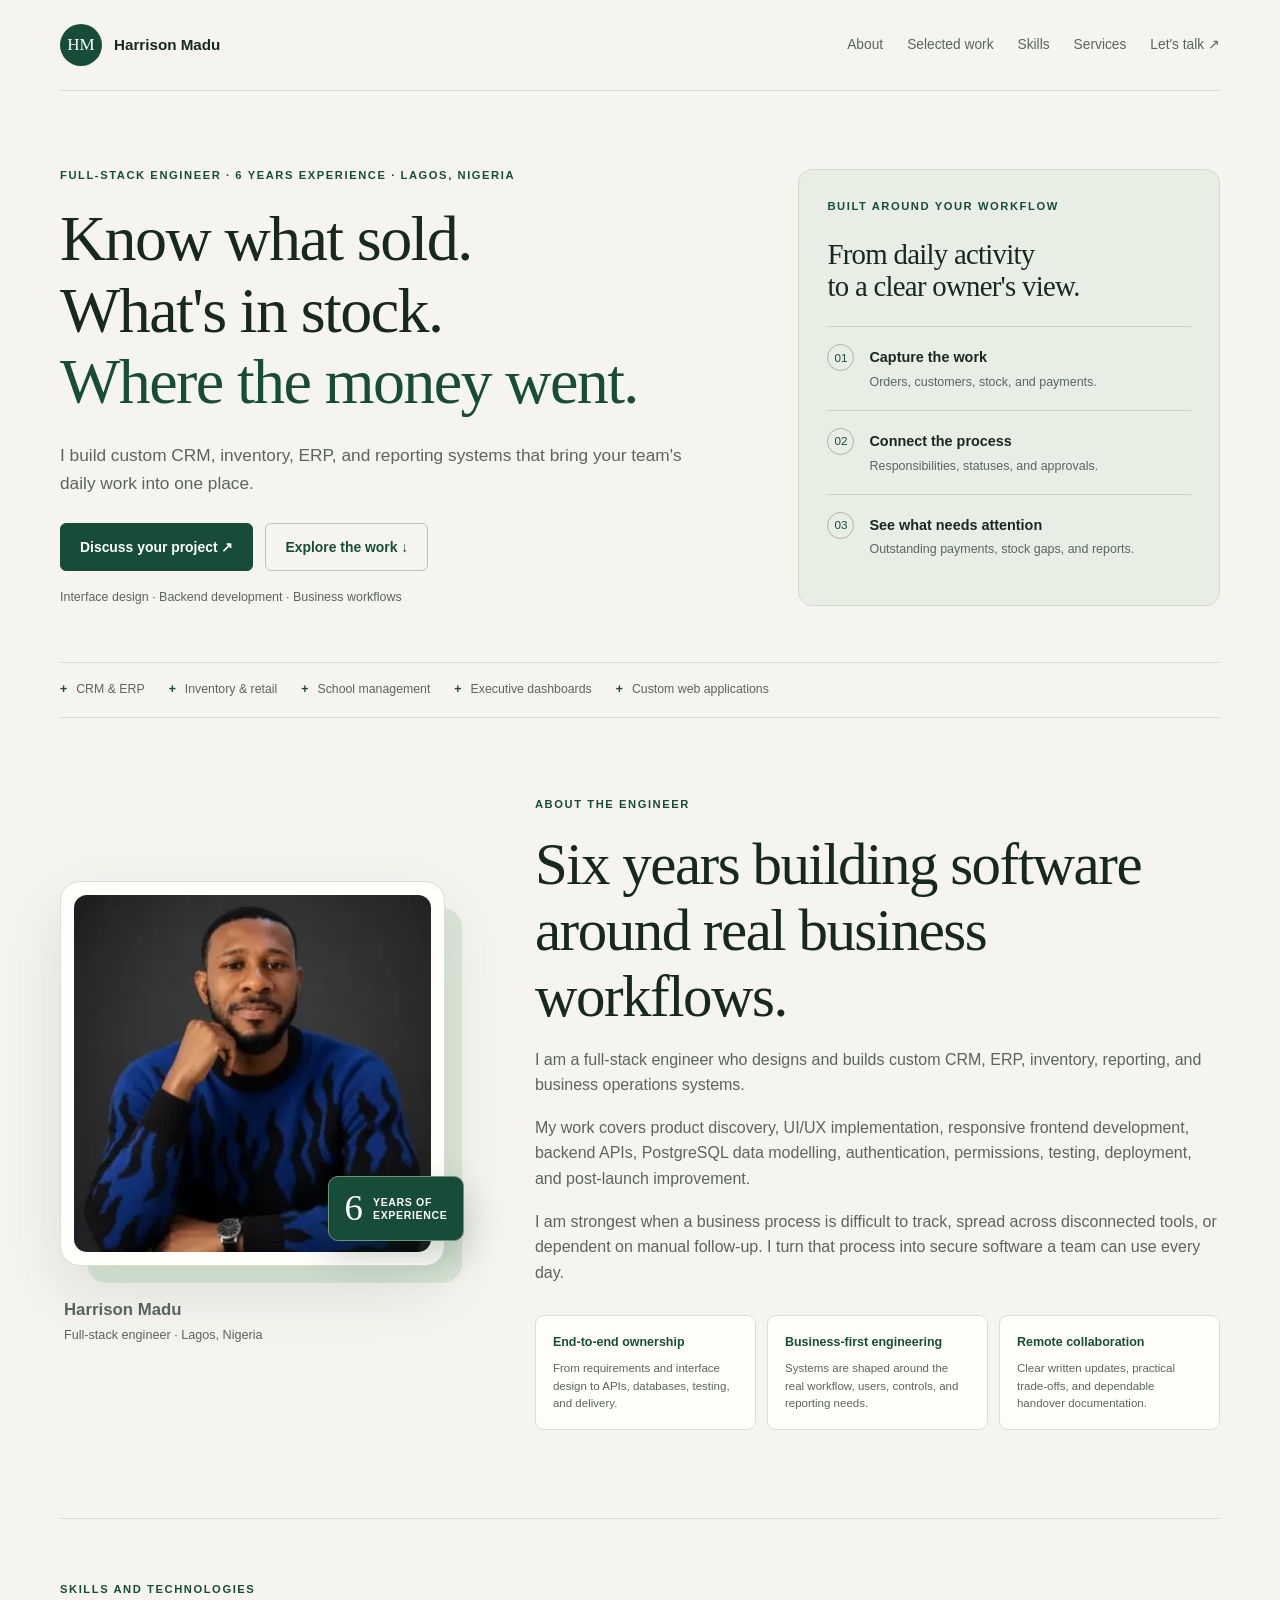
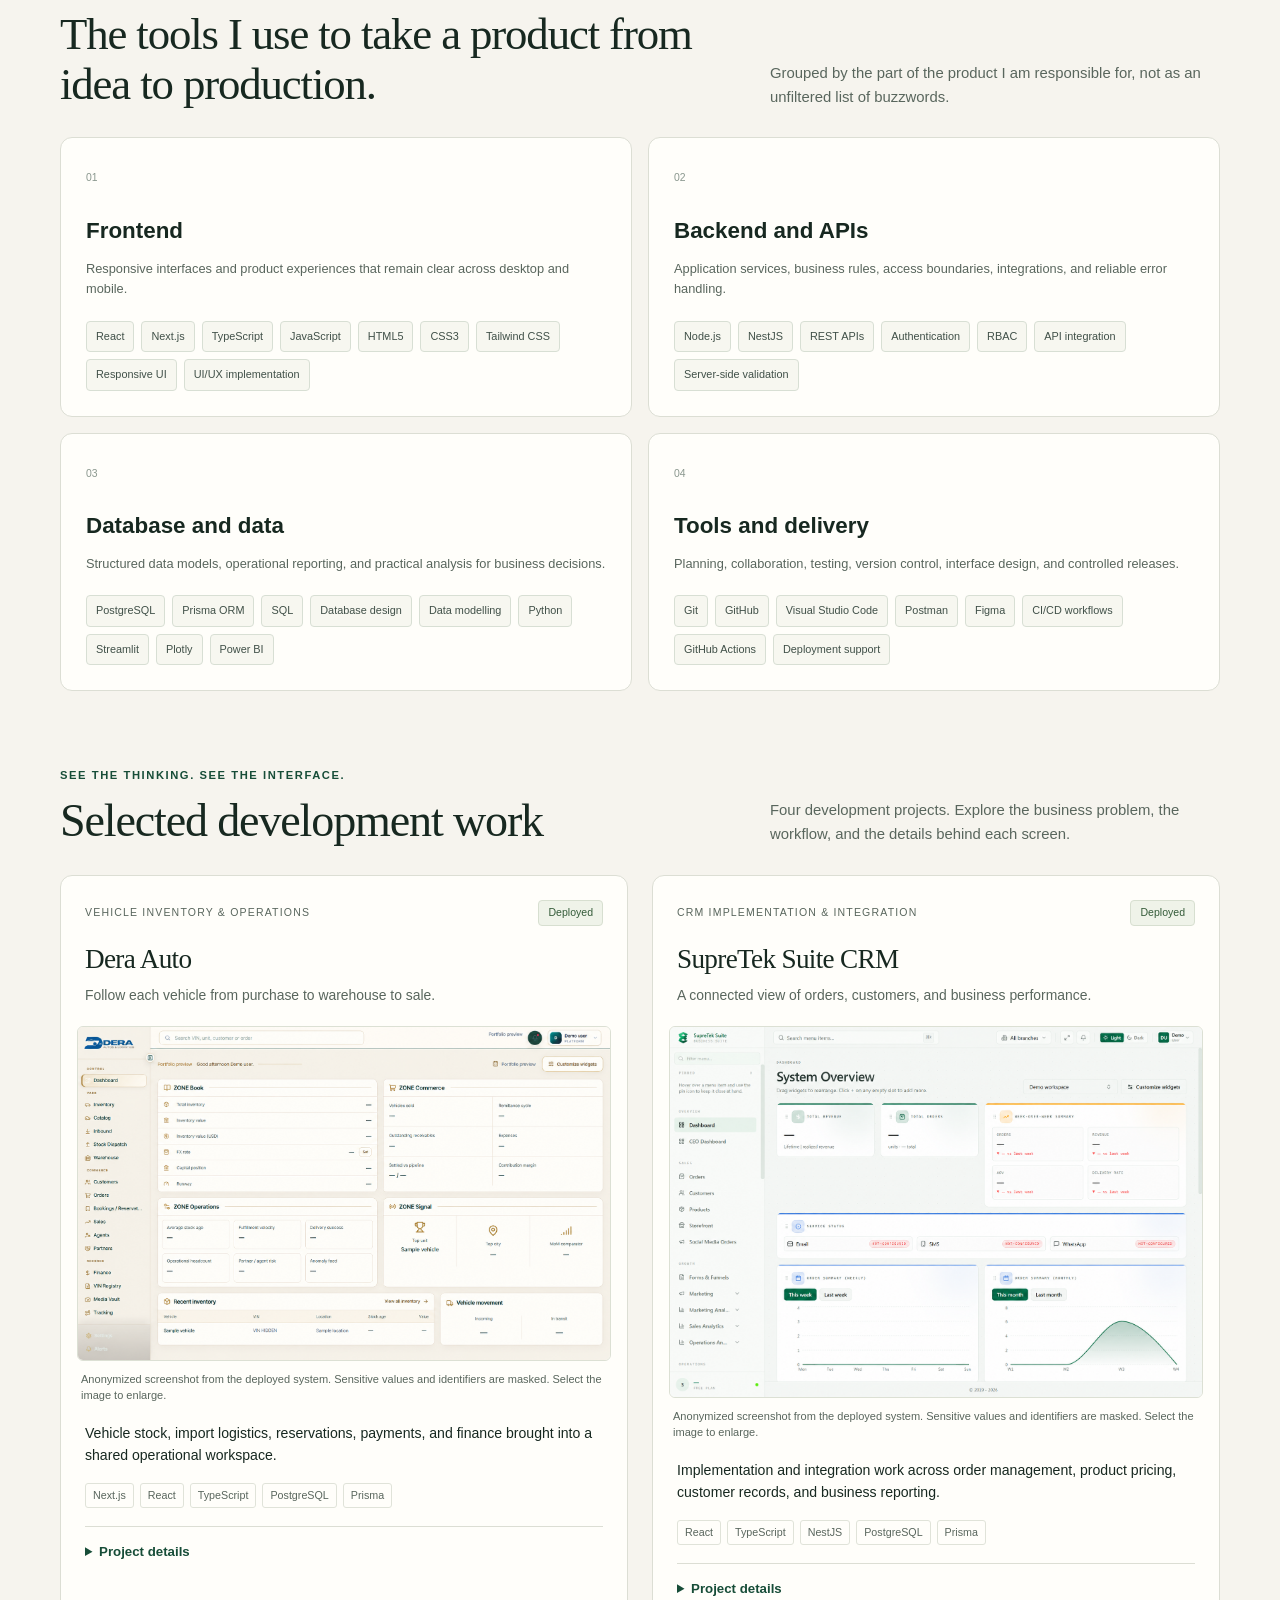
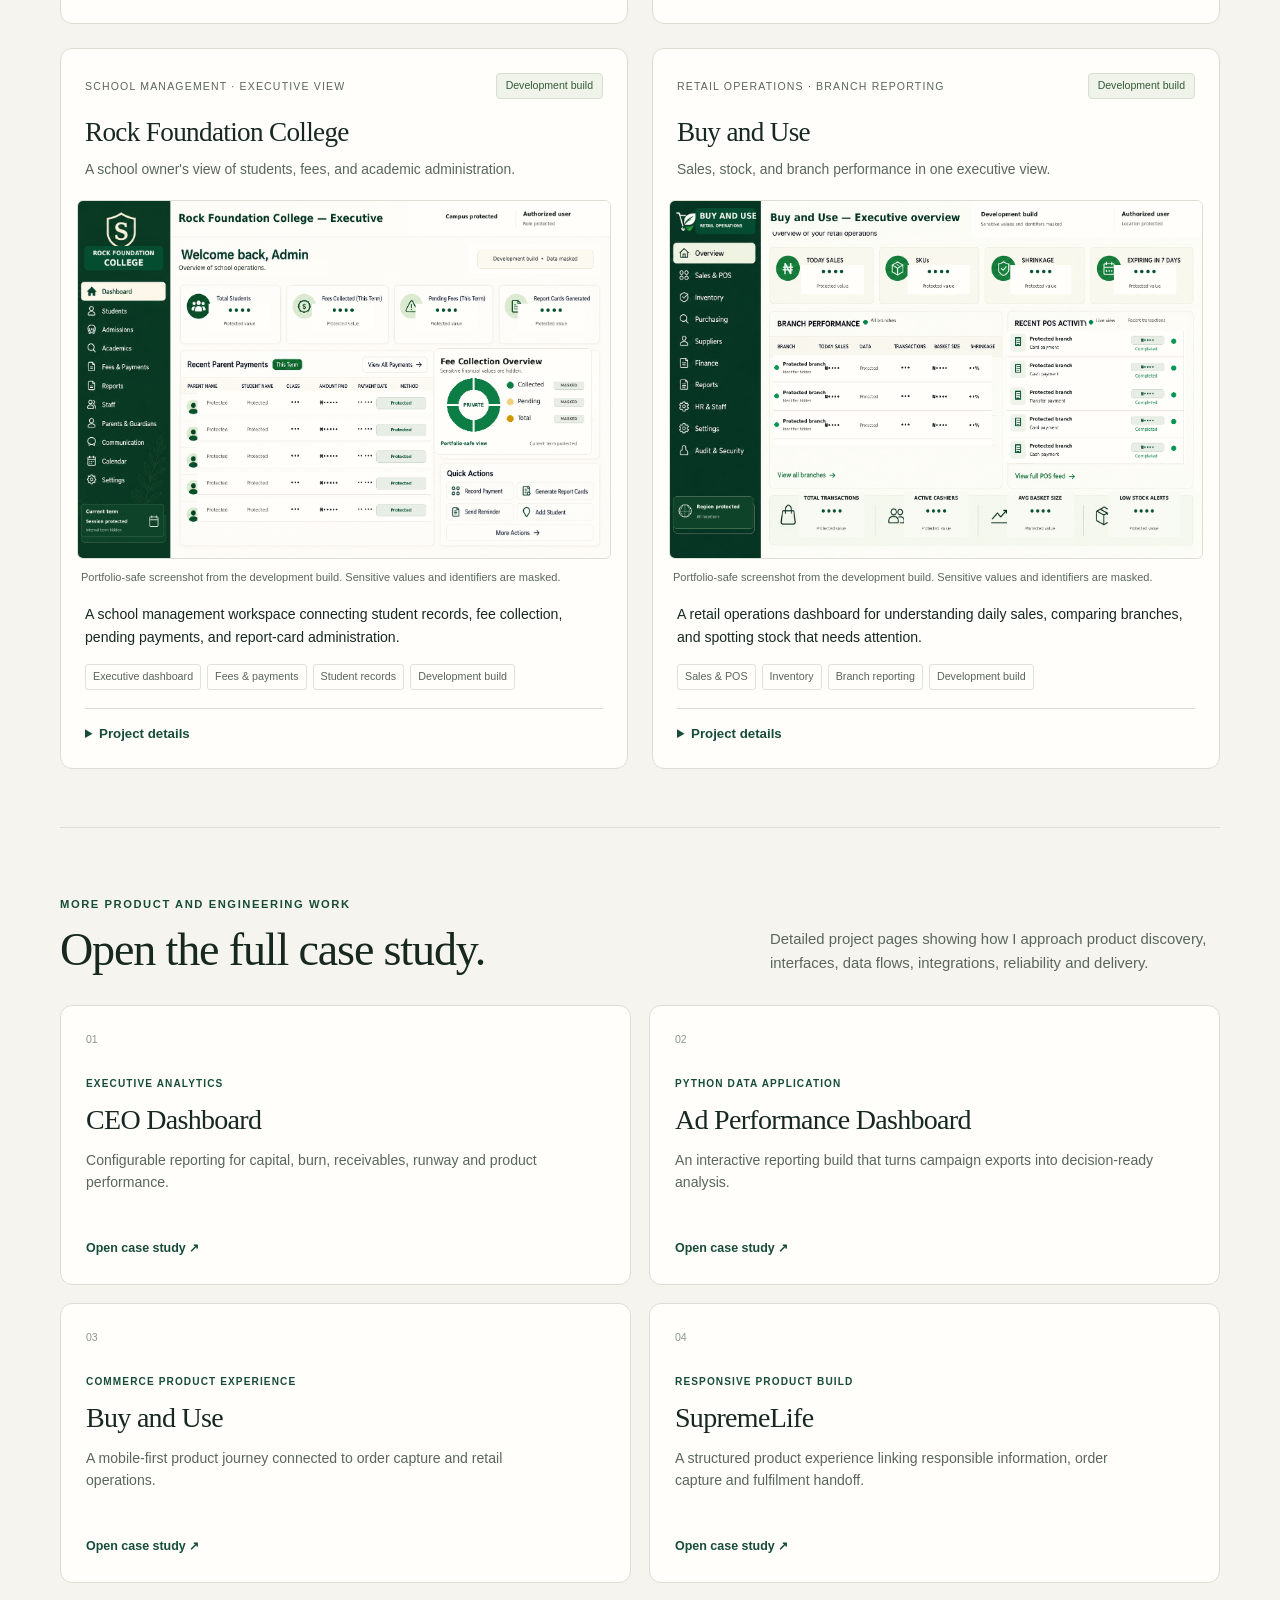
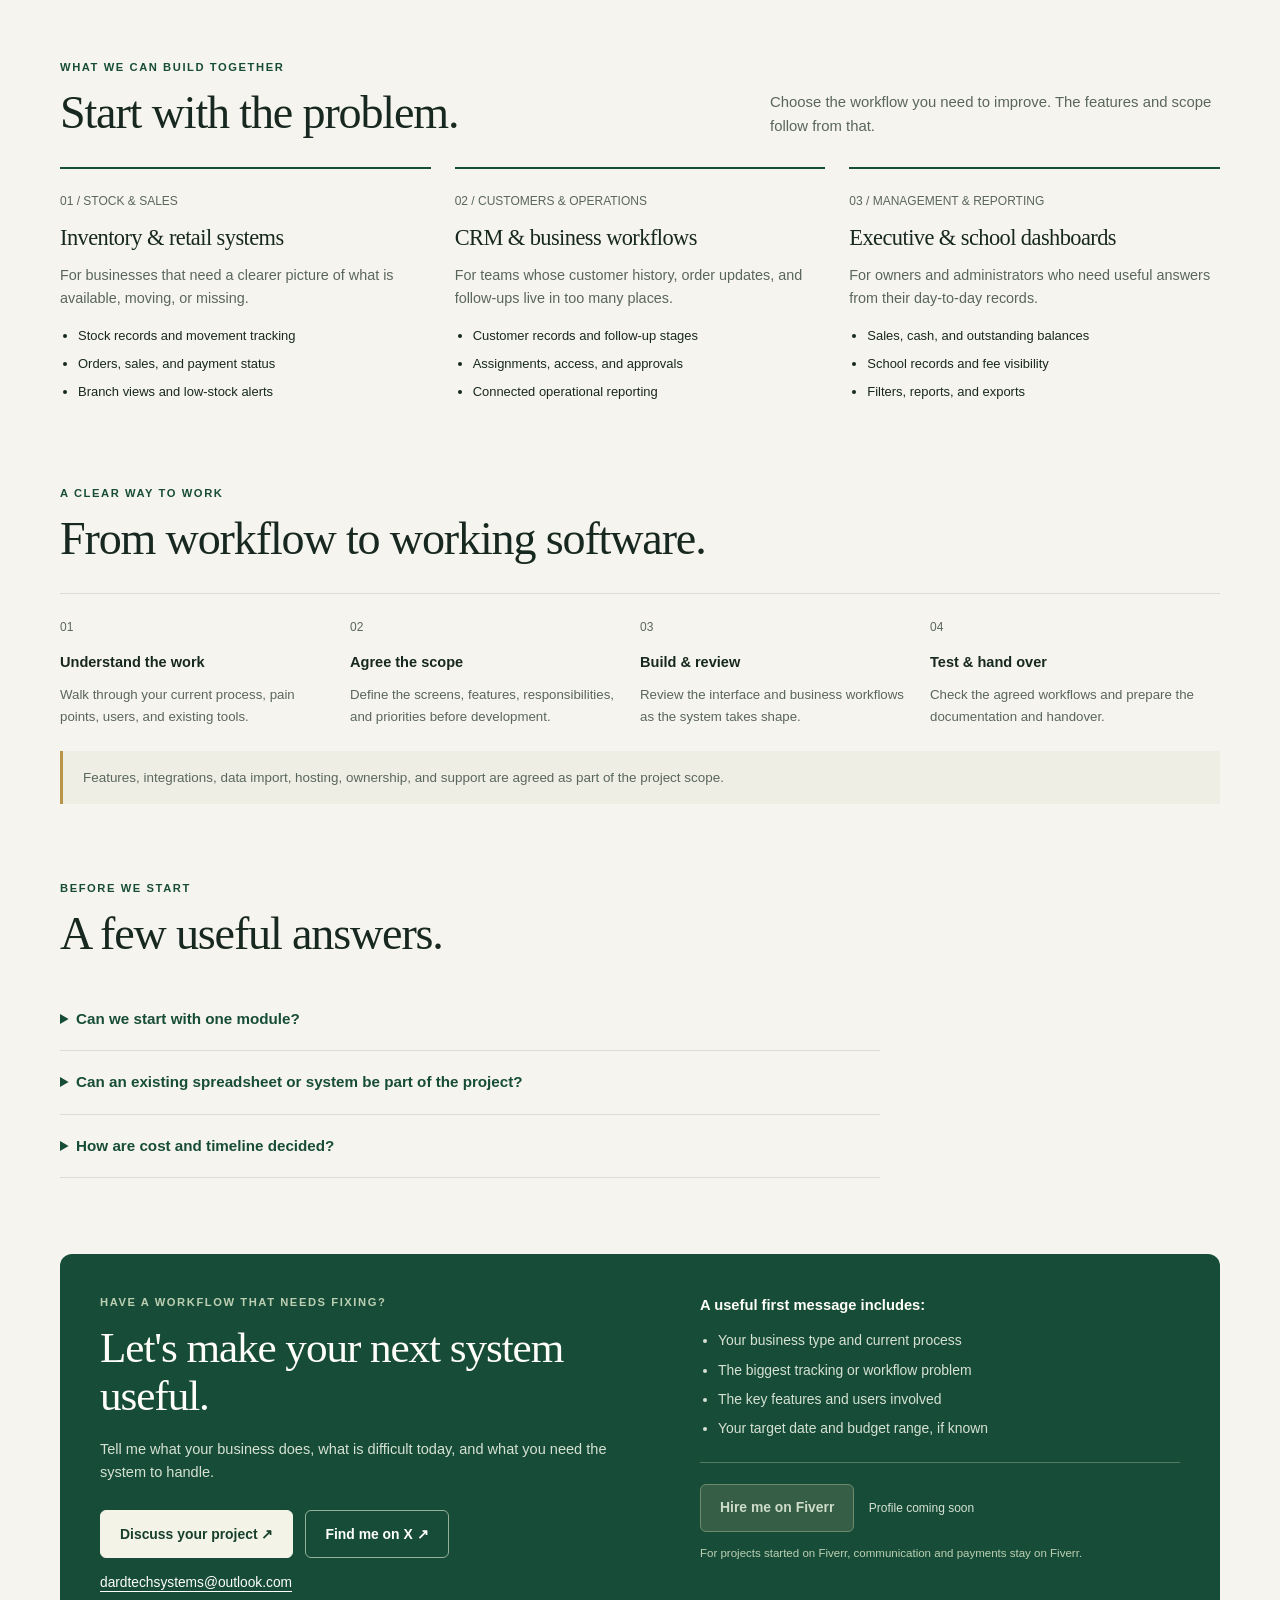
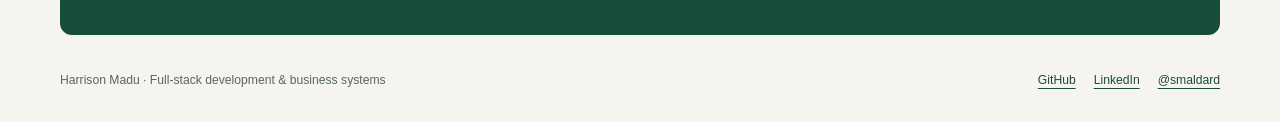
<file: index.html>
<!DOCTYPE html>
<html lang="en">
<head>
  <meta charset="utf-8" />
  <meta name="viewport" content="width=device-width, initial-scale=1" />
  <title>Harrison Madu | Full-Stack Engineer &amp; Business Systems Developer</title>
  <meta name="description" content="Harrison Madu is a full-stack engineer with 6 years of experience building custom CRM, ERP, inventory, reporting, and business operations systems." />
  <meta name="theme-color" content="#174d38" />
  <meta property="og:type" content="website" />
  <meta property="og:title" content="Harrison Madu | Full-Stack Engineer" />
  <meta property="og:description" content="Six years building CRM, ERP, inventory, reporting, and business operations software from interface to deployment." />
  <meta property="og:url" content="https://harrisonmadu.github.io/Portfolio/" />
  <meta property="og:image" content="https://raw.githubusercontent.com/HarrisonMadu/Portfolio/main/docs/assets/projects/buy-and-use-dashboard.png" />
  <meta property="og:image:alt" content="Buy and Use retail operations dashboard with sensitive values and identifiers masked." />
  <meta name="twitter:card" content="summary_large_image" />
  <meta name="twitter:creator" content="@smaldard" />
  <link rel="canonical" href="https://harrisonmadu.github.io/Portfolio/" />
  <link rel="stylesheet" href="docs/assets/portfolio.css" />
</head>
<body>
  <a class="skip-link" href="#main">Skip to content</a>
  <header class="site-header wrap">
    <a class="brand" href="#main"><span class="monogram" aria-hidden="true">HM</span> Harrison Madu</a>
    <nav aria-label="Main navigation">
  <a href="#about">About</a><a href="#work">Selected work</a><a href="#skills">Skills</a><a href="#services">Services</a><a href="#contact">Let's talk ↗</a>
</nav>
  </header>
  <main class="wrap" id="main">
    <section class="hero" aria-labelledby="hero-title">
      <div>
        <span class="eyebrow">Full-stack engineer · 6 years experience · Lagos, Nigeria</span>
        <h1 id="hero-title">Know what sold.<br />What's in stock.<br /><em>Where the money went.</em></h1>
        <p class="hero-copy">I build custom CRM, inventory, ERP, and reporting systems that bring your team's daily work into one place.</p>
        <div class="actions"><a class="button" href="#contact">Discuss your project ↗</a><a class="button secondary" href="#work">Explore the work ↓</a></div>
        <p class="hero-note">Interface design · Backend development · Business workflows</p>
      </div>
      <aside class="workflow" aria-label="Example connected business workflow">
        <span class="eyebrow">Built around your workflow</span>
        <h2>From daily activity<br />to a clear owner's view.</h2>
        <ol>
          <li><span class="step-dot">01</span><div><strong>Capture the work</strong><small>Orders, customers, stock, and payments.</small></div></li>
          <li><span class="step-dot">02</span><div><strong>Connect the process</strong><small>Responsibilities, statuses, and approvals.</small></div></li>
          <li><span class="step-dot">03</span><div><strong>See what needs attention</strong><small>Outstanding payments, stock gaps, and reports.</small></div></li>
        </ol>
      </aside>
    </section>
    <div class="capabilities" aria-label="Areas of work"><span>CRM &amp; ERP</span><span>Inventory &amp; retail</span><span>School management</span><span>Executive dashboards</span><span>Custom web applications</span></div>

<!-- PROFILE-AND-SKILLS:START -->
<section class="section profile-section" id="about" aria-labelledby="about-title">
  <div class="profile-grid">
    <figure class="profile-photo-card">
      <div class="profile-photo-wrap">
        <img src="docs/assets/harrison-madu-profile.webp" width="360" height="360" alt="Harrison Madu, full-stack engineer" loading="eager" decoding="async" />
        <div class="experience-chip" aria-label="Six years of professional experience"><strong>6</strong><span>years of<br />experience</span></div>
      </div>
      <figcaption><strong>Harrison Madu</strong><span>Full-stack engineer · Lagos, Nigeria</span></figcaption>
    </figure>

    <div class="profile-copy">
      <span class="eyebrow">About the engineer</span>
      <h2 id="about-title">Six years building software around real business workflows.</h2>
      <p>I am a full-stack engineer who designs and builds custom CRM, ERP, inventory, reporting, and business operations systems.</p>
      <p>My work covers product discovery, UI/UX implementation, responsive frontend development, backend APIs, PostgreSQL data modelling, authentication, permissions, testing, deployment, and post-launch improvement.</p>
      <p>I am strongest when a business process is difficult to track, spread across disconnected tools, or dependent on manual follow-up. I turn that process into secure software a team can use every day.</p>
      <div class="profile-highlights" aria-label="Professional strengths">
        <div><strong>End-to-end ownership</strong><span>From requirements and interface design to APIs, databases, testing, and delivery.</span></div>
        <div><strong>Business-first engineering</strong><span>Systems are shaped around the real workflow, users, controls, and reporting needs.</span></div>
        <div><strong>Remote collaboration</strong><span>Clear written updates, practical trade-offs, and dependable handover documentation.</span></div>
      </div>
    </div>
  </div>

  <div class="skills-block" id="skills" aria-labelledby="skills-title">
    <div class="section-head skills-head">
      <div><span class="eyebrow">Skills and technologies</span><h3 id="skills-title">The tools I use to take a product from idea to production.</h3></div>
      <p>Grouped by the part of the product I am responsible for, not as an unfiltered list of buzzwords.</p>
    </div>
    <div class="skills-grid">
      <article class="skill-group">
        <span class="skill-number">01</span><h4>Frontend</h4>
        <p>Responsive interfaces and product experiences that remain clear across desktop and mobile.</p>
        <div class="skill-pills"><span>React</span><span>Next.js</span><span>TypeScript</span><span>JavaScript</span><span>HTML5</span><span>CSS3</span><span>Tailwind CSS</span><span>Responsive UI</span><span>UI/UX implementation</span></div>
      </article>
      <article class="skill-group">
        <span class="skill-number">02</span><h4>Backend and APIs</h4>
        <p>Application services, business rules, access boundaries, integrations, and reliable error handling.</p>
        <div class="skill-pills"><span>Node.js</span><span>NestJS</span><span>REST APIs</span><span>Authentication</span><span>RBAC</span><span>API integration</span><span>Server-side validation</span></div>
      </article>
      <article class="skill-group">
        <span class="skill-number">03</span><h4>Database and data</h4>
        <p>Structured data models, operational reporting, and practical analysis for business decisions.</p>
        <div class="skill-pills"><span>PostgreSQL</span><span>Prisma ORM</span><span>SQL</span><span>Database design</span><span>Data modelling</span><span>Python</span><span>Streamlit</span><span>Plotly</span><span>Power BI</span></div>
      </article>
      <article class="skill-group">
        <span class="skill-number">04</span><h4>Tools and delivery</h4>
        <p>Planning, collaboration, testing, version control, interface design, and controlled releases.</p>
        <div class="skill-pills"><span>Git</span><span>GitHub</span><span>Visual Studio Code</span><span>Postman</span><span>Figma</span><span>CI/CD workflows</span><span>GitHub Actions</span><span>Deployment support</span></div>
      </article>
    </div>
  </div>
</section>
<!-- PROFILE-AND-SKILLS:END -->

    <section class="section" id="work" aria-labelledby="work-title">
      <div class="section-head">
        <div><span class="eyebrow">See the thinking. See the interface.</span><h2 id="work-title">Selected development work</h2></div>
        <p>Four development projects. Explore the business problem, the workflow, and the details behind each screen.</p>
      </div>
      <div class="project-grid">
        <article class="project" id="dera-auto">
          <div class="project-top">
            <div class="project-labels"><span class="project-category">Vehicle inventory &amp; operations</span><span class="status">Deployed</span></div>
            <h3>Dera Auto</h3><p>Follow each vehicle from purchase to warehouse to sale.</p>
          </div>
          <figure>
            <a class="screen" href="docs/assets/projects/dera-auto-dashboard.png" aria-label="View Dera Auto deployed dashboard at full size"><img src="docs/assets/projects/dera-auto-dashboard.png" width="1587" height="991" alt="Dera Auto dashboard showing vehicle inventory, commerce, operations and movement panels with private values masked." loading="lazy" decoding="async" /></a>
            <figcaption>Anonymized screenshot from the deployed system. Sensitive values and identifiers are masked. Select the image to enlarge.</figcaption>
          </figure>
          <div class="project-body">
            <p>Vehicle stock, import logistics, reservations, payments, and finance brought into a shared operational workspace.</p>
            <div class="tags"><span>Next.js</span><span>React</span><span>TypeScript</span><span>PostgreSQL</span><span>Prisma</span></div>
            <details><summary>Project details</summary>
              <p><strong>The problem:</strong> Connect each vehicle's purchase, shipping, clearing, warehouse placement, and sale with its costs and payments.</p>
              <p><strong>What I built:</strong> VIN-based stock records, movement tracking, reservations, payment and approval workflows, a vehicle media vault, and a customizable dashboard.</p>
              <a href="docs/assets/projects/dera-auto-dashboard.png">View full dashboard ↗</a>
            </details>
          </div>
        </article>
        <article class="project" id="supretek-suite">
          <div class="project-top">
            <div class="project-labels"><span class="project-category">CRM implementation &amp; integration</span><span class="status">Deployed</span></div>
            <h3>SupreTek Suite CRM</h3><p>A connected view of orders, customers, and business performance.</p>
          </div>
          <figure>
            <a class="screen" href="docs/assets/projects/supretek-suite-dashboard.png" aria-label="View SupreTek Suite CRM deployed dashboard at full size"><img src="docs/assets/projects/supretek-suite-dashboard.png" width="1505" height="1045" alt="SupreTek Suite CRM system overview with order widgets, reporting charts and service status; private values are masked." loading="lazy" decoding="async" /></a>
            <figcaption>Anonymized screenshot from the deployed system. Sensitive values and identifiers are masked. Select the image to enlarge.</figcaption>
          </figure>
          <div class="project-body">
            <p>Implementation and integration work across order management, product pricing, customer records, and business reporting.</p>
            <div class="tags"><span>React</span><span>TypeScript</span><span>NestJS</span><span>PostgreSQL</span><span>Prisma</span></div>
            <details><summary>Project details</summary>
              <p><strong>The problem:</strong> Give sales and operations teams a consistent view of their orders, customers, product offers, and reporting.</p>
              <p><strong>My work:</strong> Connecting the existing CRM interface to a NestJS and PostgreSQL backend, with work on order status filters, pricing groups, customer records, and configurable dashboards.</p>
              <a href="docs/assets/projects/supretek-suite-dashboard.png">View full dashboard ↗</a>
            </details>
          </div>
        </article>
        <article class="project" id="rock-foundation-college">
          <div class="project-top">
            <div class="project-labels"><span class="project-category">School management · Executive view</span><span class="status">Development build</span></div>
            <h3>Rock Foundation College</h3><p>A school owner's view of students, fees, and academic administration.</p>
          </div>
          <figure>
            <a class="screen" href="docs/assets/projects/rock-foundation-college-dashboard.png" aria-label="View Rock Foundation College school management dashboard at full size"><img src="docs/assets/projects/rock-foundation-college-dashboard.png" width="1531" height="1027" alt="Rock Foundation College school management dashboard with sensitive values and identifiers masked for portfolio display." loading="lazy" decoding="async" /></a>
            <figcaption>Portfolio-safe screenshot from the development build. Sensitive values and identifiers are masked.</figcaption>
          </figure>
          <div class="project-body">
            <p>A school management workspace connecting student records, fee collection, pending payments, and report-card administration.</p>
            <div class="tags"><span>Executive dashboard</span><span>Fees &amp; payments</span><span>Student records</span><span>Development build</span></div>
            <details><summary>Project details</summary>
              <p><strong>The problem:</strong> School leaders need a clear view of enrollment, fees collected, outstanding balances, and academic administration without searching across separate records.</p>
              <p><strong>What I built:</strong> Student records, fee and payment tracking, outstanding-fee visibility, report-card access, and parent communication workflows.</p>
              <a href="docs/assets/projects/rock-foundation-college-dashboard.png">View development dashboard ↗</a>
            </details>
          </div>
        </article>
        <article class="project" id="buy-and-use">
          <div class="project-top">
            <div class="project-labels"><span class="project-category">Retail operations · Branch reporting</span><span class="status">Development build</span></div>
            <h3>Buy and Use</h3><p>Sales, stock, and branch performance in one executive view.</p>
          </div>
          <figure>
            <a class="screen" href="docs/assets/projects/buy-and-use-dashboard.png" aria-label="View Buy and Use retail operations dashboard at full size"><img src="docs/assets/projects/buy-and-use-dashboard.png" width="1531" height="1027" alt="Buy and Use retail operations dashboard with sensitive values and identifiers masked for portfolio display." loading="lazy" decoding="async" /></a>
            <figcaption>Portfolio-safe screenshot from the development build. Sensitive values and identifiers are masked.</figcaption>
          </figure>
          <div class="project-body">
            <p>A retail operations dashboard for understanding daily sales, comparing branches, and spotting stock that needs attention.</p>
            <div class="tags"><span>Sales &amp; POS</span><span>Inventory</span><span>Branch reporting</span><span>Development build</span></div>
            <details><summary>Project details</summary>
              <p><strong>The problem:</strong> A retailer needs to connect sales activity with branch performance, inventory availability, shrinkage, and approaching expiry dates.</p>
              <p><strong>What I built:</strong> Sales recording, stock updates, low-stock and expiry alerts, and branch performance reporting.</p>
              <a href="docs/assets/projects/buy-and-use-dashboard.png">View development dashboard ↗</a>
            </details>
          </div>
        </article>
      </div>
<section class="more-work-section" id="more-work" aria-labelledby="more-work-title">
  <div class="section-head more-work-head">
    <div><span class="eyebrow">More product and engineering work</span><h2 id="more-work-title">Open the full case study.</h2></div>
    <p>Detailed project pages showing how I approach product discovery, interfaces, data flows, integrations, reliability and delivery.</p>
  </div>
  <div class="more-work-grid">
    <a class="more-work-card" href="/Portfolio/projects/ceo-dashboard/">
      <span class="more-work-number">01</span><span class="more-work-type">Executive analytics</span>
      <h3>CEO Dashboard</h3><p>Configurable reporting for capital, burn, receivables, runway and product performance.</p>
      <span class="more-work-link">Open case study ↗</span>
    </a>
    <a class="more-work-card" href="/Portfolio/projects/ad-performance-dashboard/">
      <span class="more-work-number">02</span><span class="more-work-type">Python data application</span>
      <h3>Ad Performance Dashboard</h3><p>An interactive reporting build that turns campaign exports into decision-ready analysis.</p>
      <span class="more-work-link">Open case study ↗</span>
    </a>
    <a class="more-work-card" href="/Portfolio/projects/buy-and-use/">
      <span class="more-work-number">03</span><span class="more-work-type">Commerce product experience</span>
      <h3>Buy and Use</h3><p>A mobile-first product journey connected to order capture and retail operations.</p>
      <span class="more-work-link">Open case study ↗</span>
    </a>
    <a class="more-work-card" href="/Portfolio/projects/supremelife/">
      <span class="more-work-number">04</span><span class="more-work-type">Responsive product build</span>
      <h3>SupremeLife</h3><p>A structured product experience linking responsible information, order capture and fulfilment handoff.</p>
      <span class="more-work-link">Open case study ↗</span>
    </a>
  </div>
</section>
    </section>

    <section class="section" id="services" aria-labelledby="services-title">
      <div class="section-head"><div><span class="eyebrow">What we can build together</span><h2 id="services-title">Start with the problem.</h2></div><p>Choose the workflow you need to improve. The features and scope follow from that.</p></div>
      <div class="services">
        <div class="service"><span class="service-number">01 / STOCK &amp; SALES</span><h3>Inventory &amp; retail systems</h3><p>For businesses that need a clearer picture of what is available, moving, or missing.</p><ul><li>Stock records and movement tracking</li><li>Orders, sales, and payment status</li><li>Branch views and low-stock alerts</li></ul></div>
        <div class="service"><span class="service-number">02 / CUSTOMERS &amp; OPERATIONS</span><h3>CRM &amp; business workflows</h3><p>For teams whose customer history, order updates, and follow-ups live in too many places.</p><ul><li>Customer records and follow-up stages</li><li>Assignments, access, and approvals</li><li>Connected operational reporting</li></ul></div>
        <div class="service"><span class="service-number">03 / MANAGEMENT &amp; REPORTING</span><h3>Executive &amp; school dashboards</h3><p>For owners and administrators who need useful answers from their day-to-day records.</p><ul><li>Sales, cash, and outstanding balances</li><li>School records and fee visibility</li><li>Filters, reports, and exports</li></ul></div>
      </div>
    </section>

    <section class="section" id="process" aria-labelledby="process-title">
      <div class="section-head"><div><span class="eyebrow">A clear way to work</span><h2 id="process-title">From workflow to working software.</h2></div></div>
      <ol class="process">
        <li><span class="service-number">01</span><strong>Understand the work</strong><p>Walk through your current process, pain points, users, and existing tools.</p></li>
        <li><span class="service-number">02</span><strong>Agree the scope</strong><p>Define the screens, features, responsibilities, and priorities before development.</p></li>
        <li><span class="service-number">03</span><strong>Build &amp; review</strong><p>Review the interface and business workflows as the system takes shape.</p></li>
        <li><span class="service-number">04</span><strong>Test &amp; hand over</strong><p>Check the agreed workflows and prepare the documentation and handover.</p></li>
      </ol>
      <p class="scope-note">Features, integrations, data import, hosting, ownership, and support are agreed as part of the project scope.</p>
    </section>

    <section class="section faq" aria-labelledby="faq-title">
      <div class="section-head"><div><span class="eyebrow">Before we start</span><h2 id="faq-title">A few useful answers.</h2></div></div>
      <details><summary>Can we start with one module?</summary><p>Yes. We can scope the most useful starting point—such as inventory, order tracking, or an executive dashboard—and plan further modules around it.</p></details>
      <details><summary>Can an existing spreadsheet or system be part of the project?</summary><p>We can review your current files and tools, then decide what data import or integration belongs in the scope. You can begin by describing the structure; there is no need to send sensitive records in a first message.</p></details>
      <details><summary>How are cost and timeline decided?</summary><p>They depend on the workflows, number of users and branches, integrations, data migration, and required features. Share your main problem and target date so we can define a realistic scope.</p></details>
    </section>

    <section class="contact" id="contact" aria-labelledby="contact-title">
      <div>
        <span class="eyebrow">Have a workflow that needs fixing?</span>
        <h2 id="contact-title">Let's make your next system useful.</h2>
        <p>Tell me what your business does, what is difficult today, and what you need the system to handle.</p>
        <div class="actions">
          <a class="button" href="mailto:dardtechsystems@outlook.com?subject=Custom%20business%20system%20enquiry&amp;body=Business%20type%3A%0AWorkflow%20or%20problem%3A%0AFeatures%20needed%3A%0ATarget%20date%3A%0ABudget%20range%20(optional)%3A">Discuss your project ↗</a>
          <a class="button secondary" href="https://x.com/smaldard">Find me on X ↗</a>
        </div>
        <a class="email" href="mailto:dardtechsystems@outlook.com">dardtechsystems@outlook.com</a>
      </div>
      <div>
        <h4>A useful first message includes:</h4>
        <ul class="contact-list"><li>Your business type and current process</li><li>The biggest tracking or workflow problem</li><li>The key features and users involved</li><li>Your target date and budget range, if known</li></ul>
        <div class="fiverr-row">
          <button class="button" type="button" disabled aria-describedby="fiverr-status">Hire me on Fiverr</button>
          <span class="coming-soon" id="fiverr-status">Profile coming soon</span>
          <p class="platform-note">For projects started on Fiverr, communication and payments stay on Fiverr.</p>
        </div>
      </div>
    </section>
  </main>
  <footer class="site-footer wrap"><p>Harrison Madu · Full-stack development &amp; business systems</p><div><a href="https://github.com/HarrisonMadu">GitHub</a><a href="https://www.linkedin.com/in/harrison-madu-7555b3349">LinkedIn</a><a href="https://x.com/smaldard">@smaldard</a></div></footer>
</body>
</html>
</file>
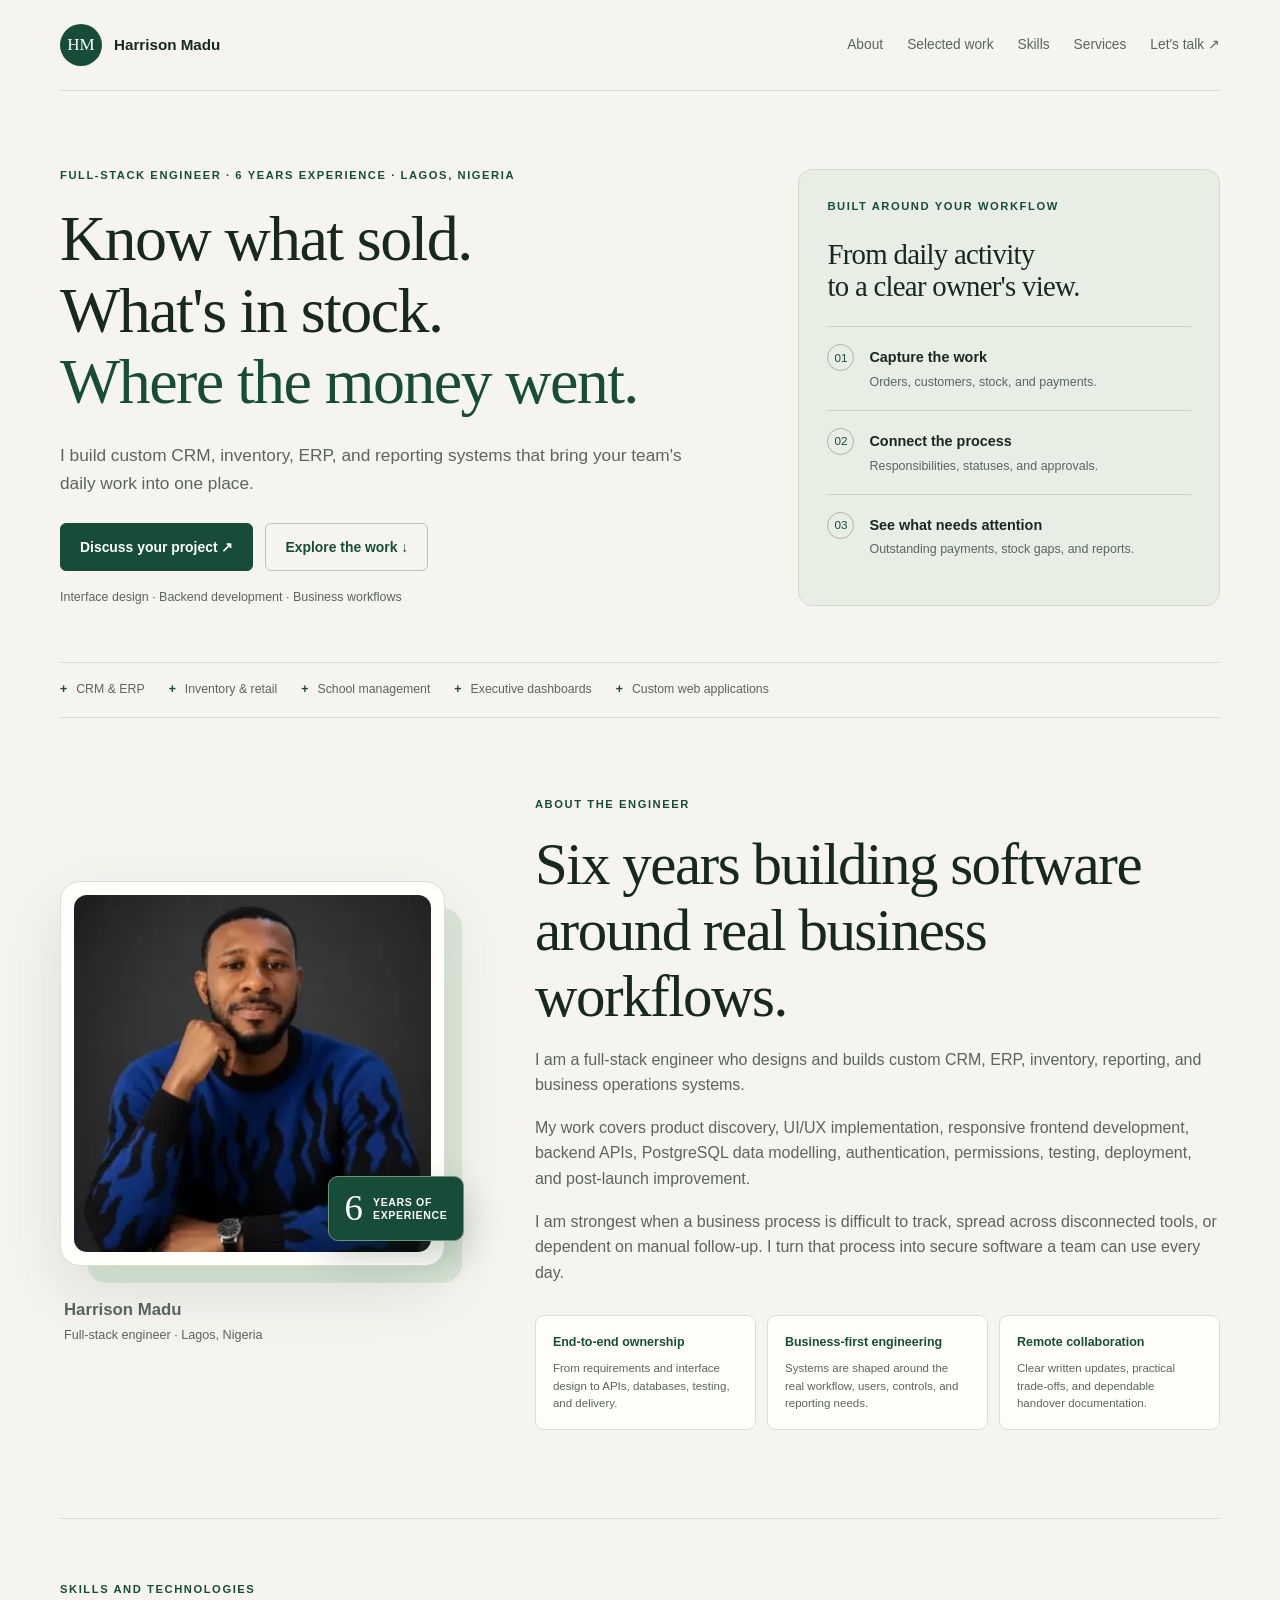
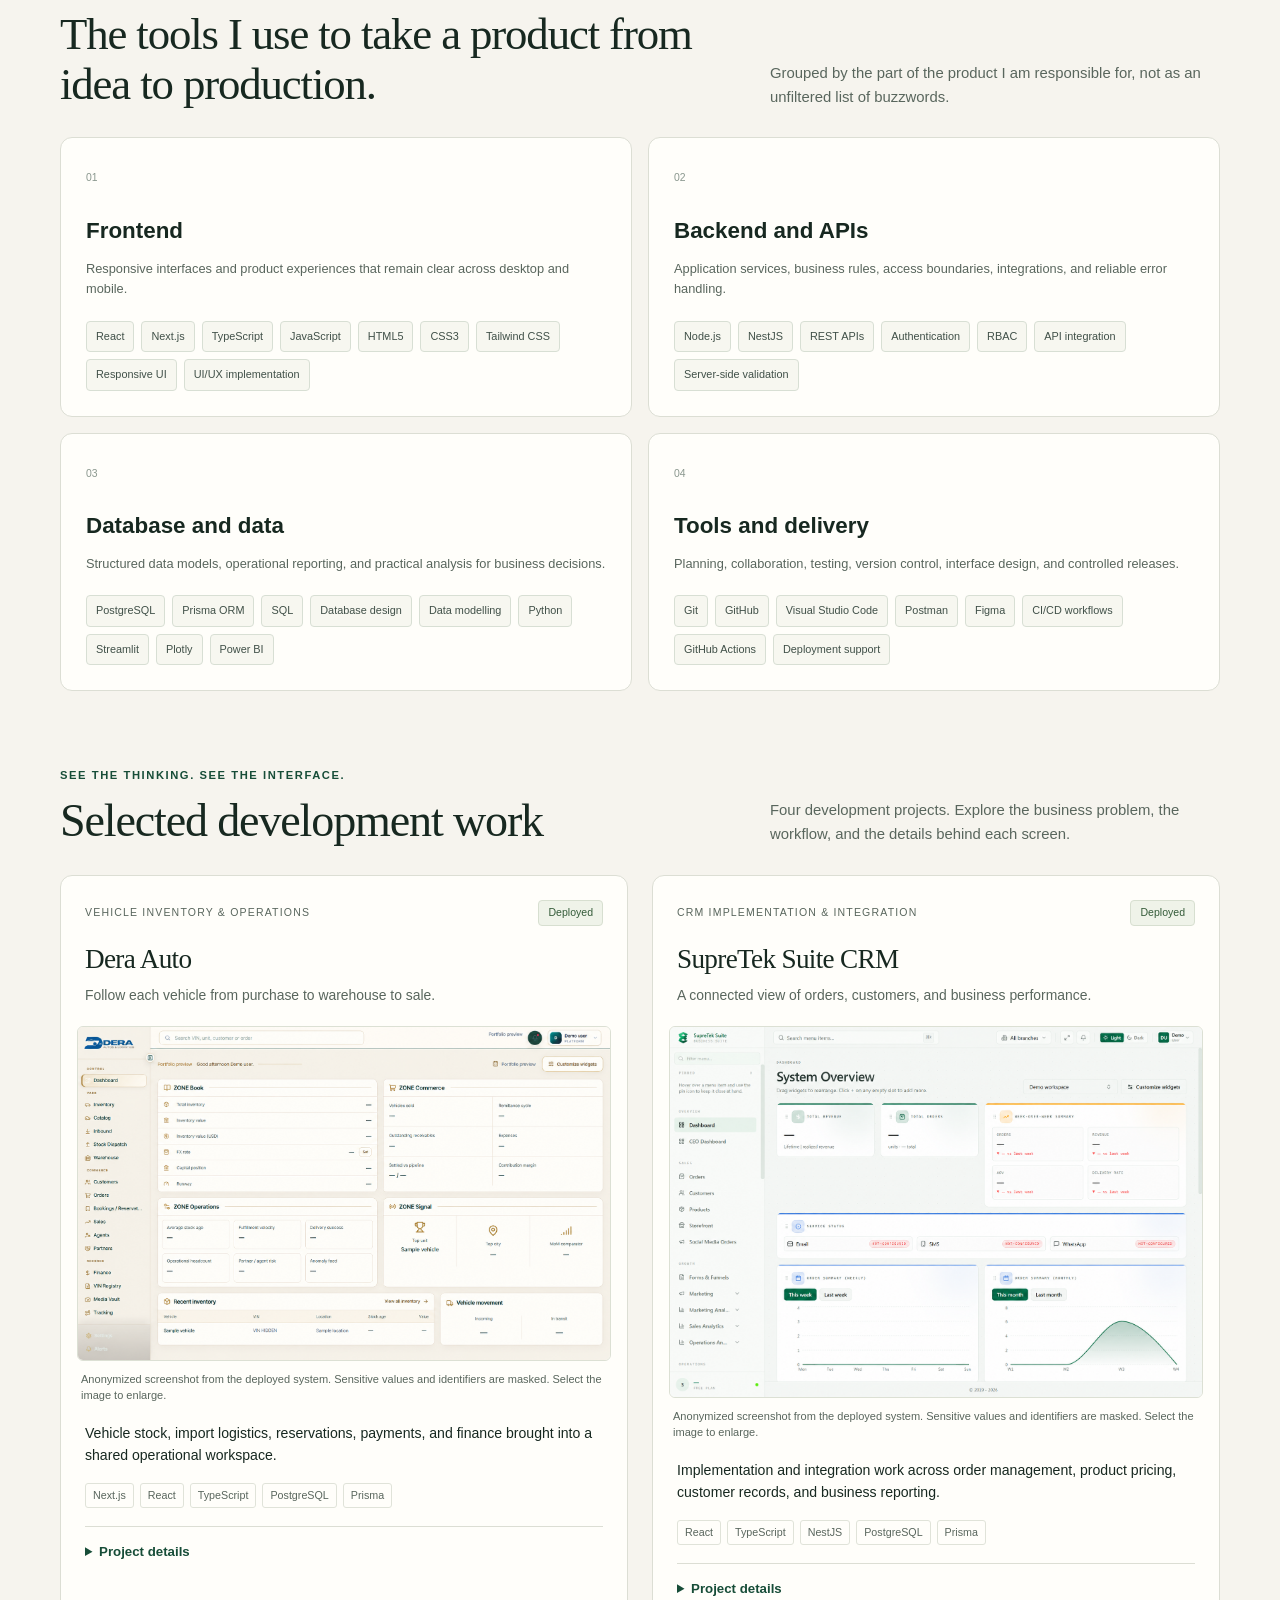
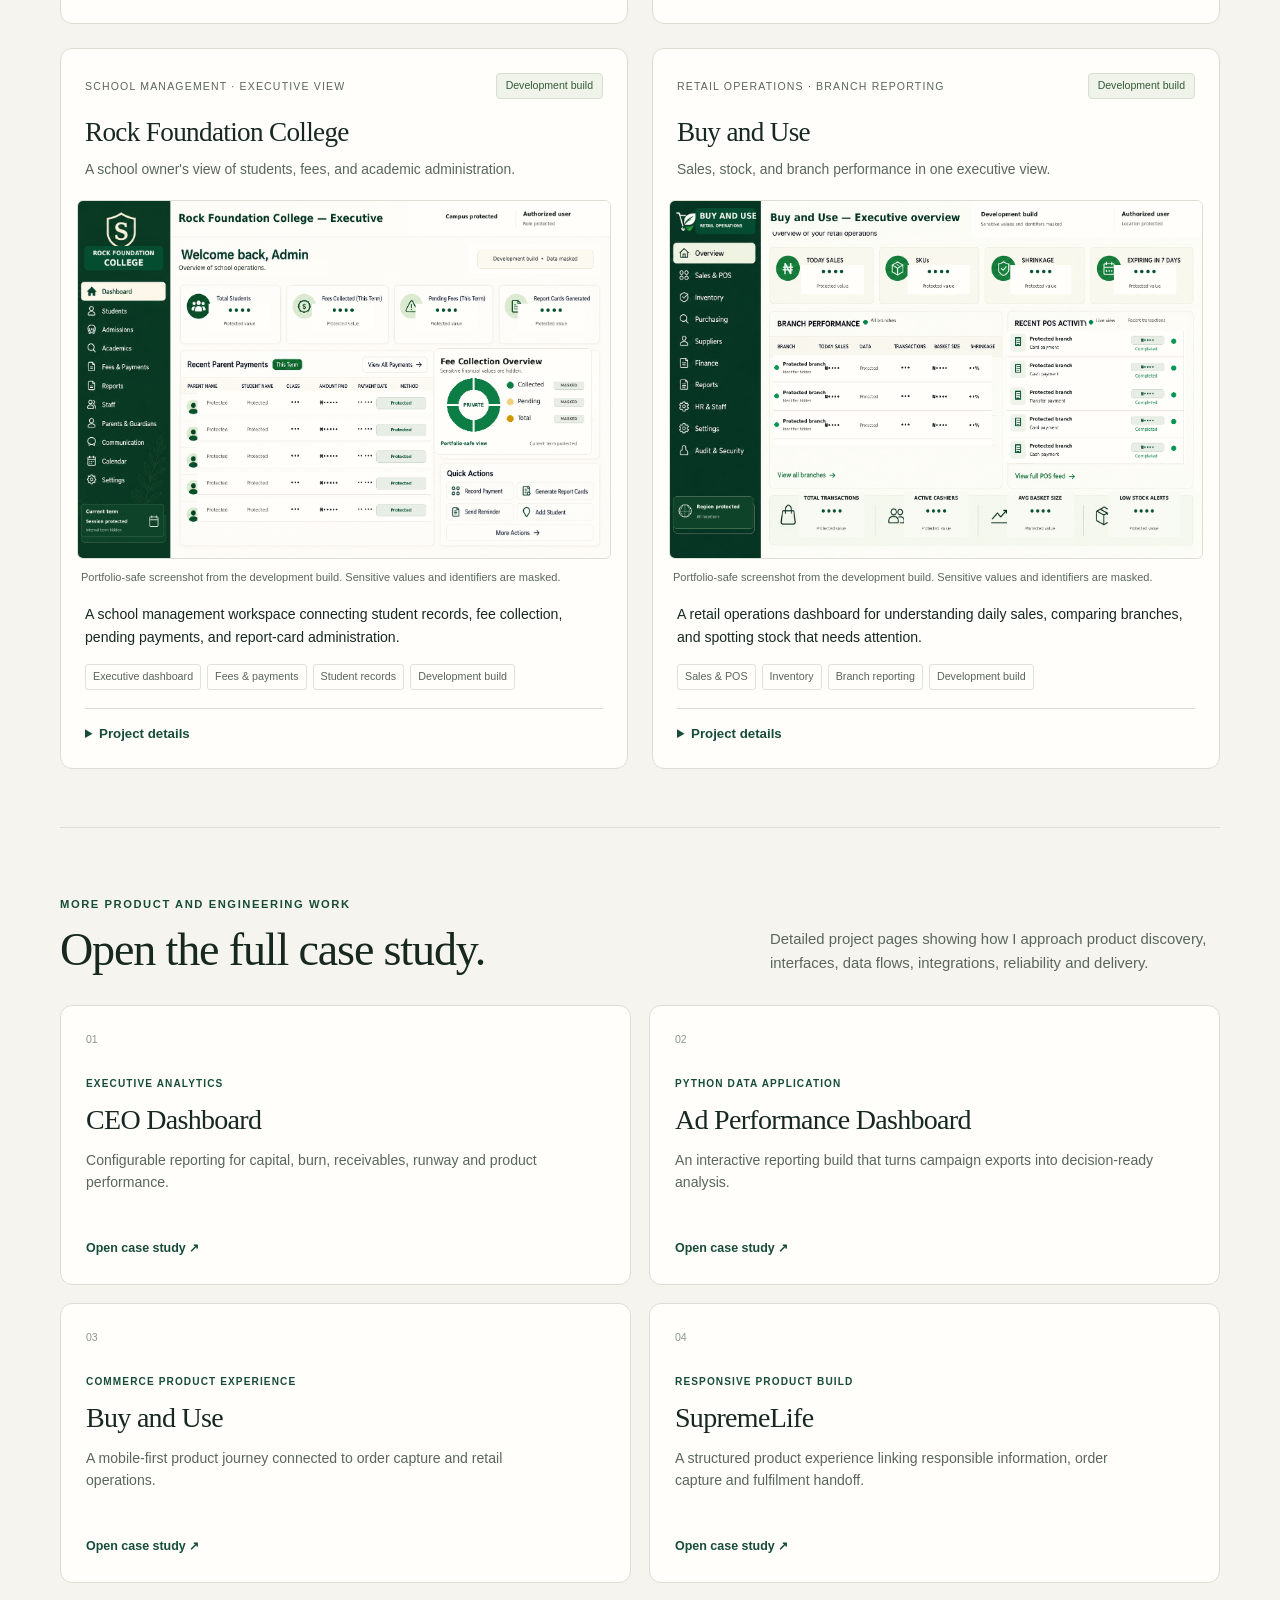
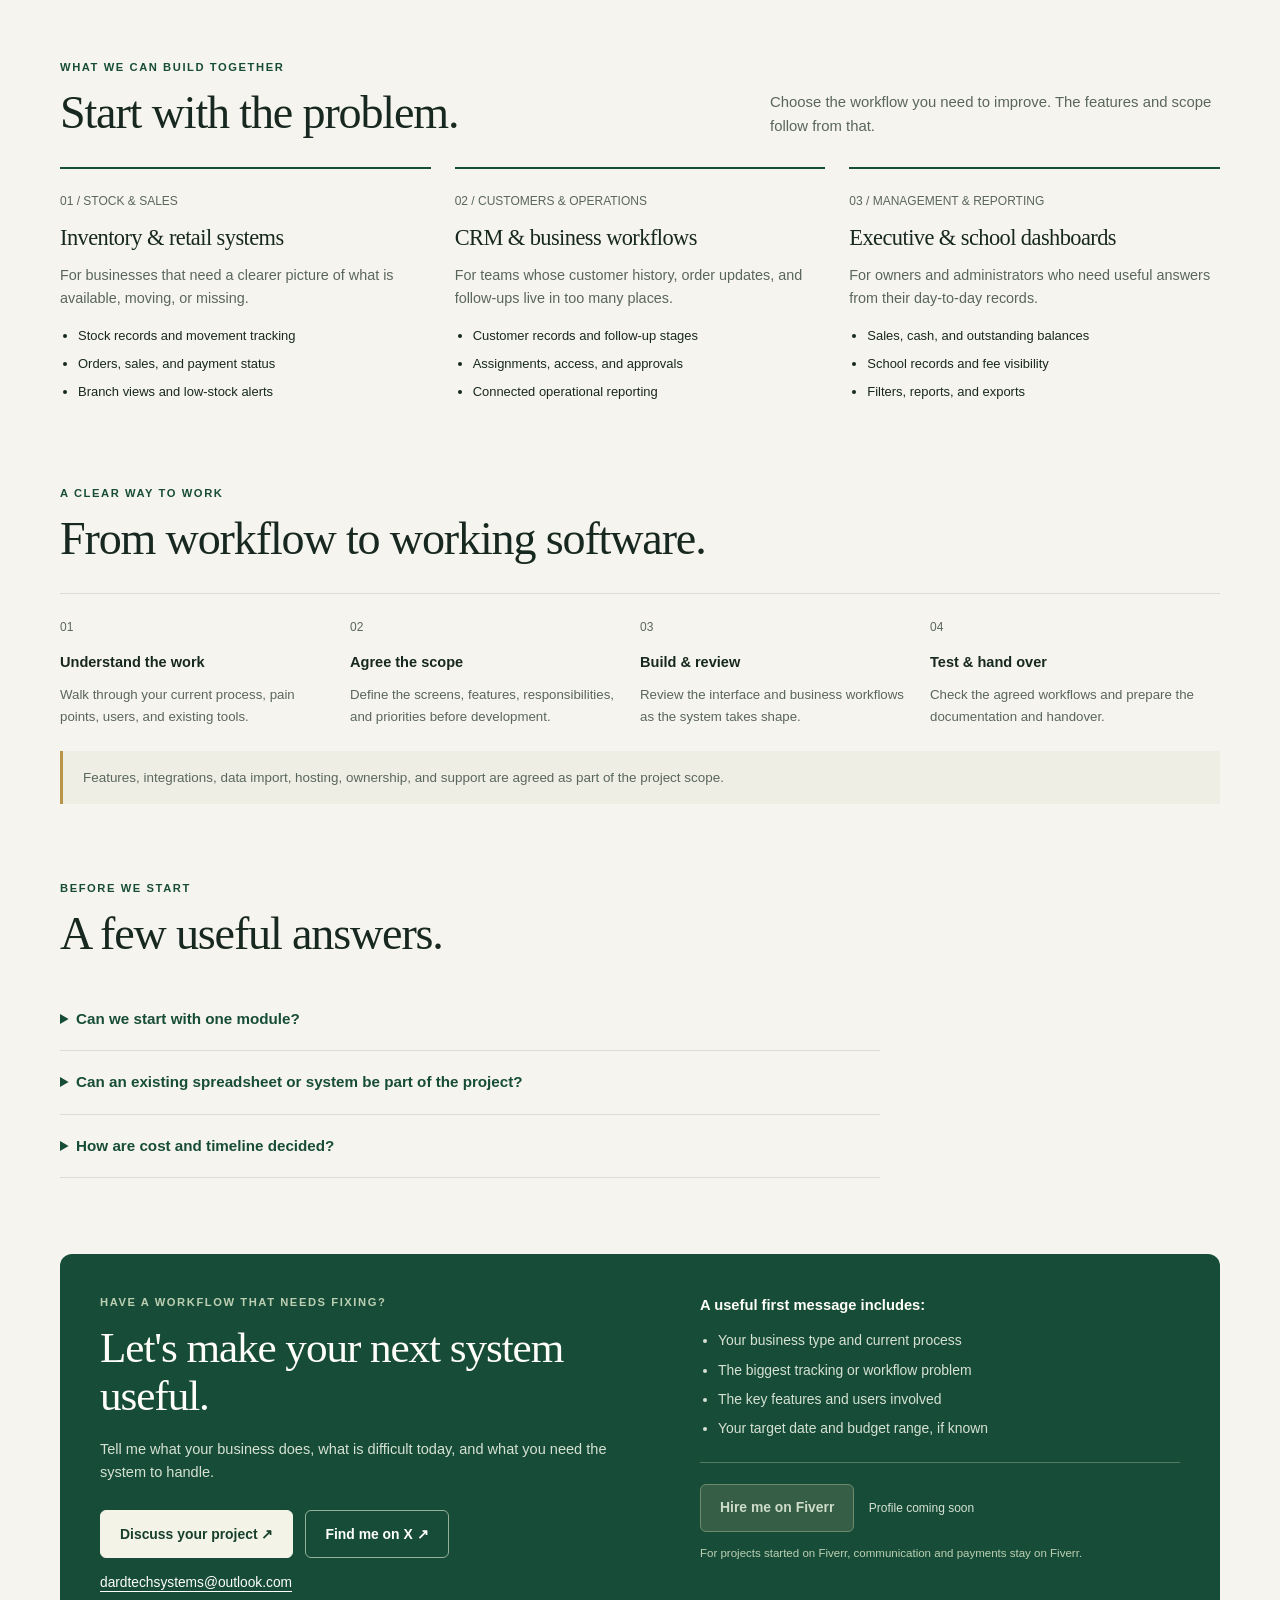
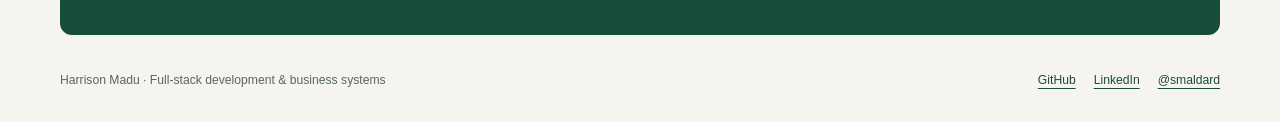
<file: docs/index.html>
<!DOCTYPE html>
<html lang="en">
<head>
  <meta charset="utf-8" />
  <meta name="viewport" content="width=device-width, initial-scale=1" />
  <title>Harrison Madu | Full-Stack Engineer &amp; Business Systems Developer</title>
  <meta name="description" content="Harrison Madu is a full-stack engineer with 6 years of experience building custom CRM, ERP, inventory, reporting, and business operations systems." />
  <meta name="theme-color" content="#174d38" />
  <meta property="og:type" content="website" />
  <meta property="og:title" content="Harrison Madu | Full-Stack Engineer" />
  <meta property="og:description" content="Six years building CRM, ERP, inventory, reporting, and business operations software from interface to deployment." />
  <meta property="og:url" content="https://harrisonmadu.github.io/Portfolio/" />
  <meta property="og:image" content="https://raw.githubusercontent.com/HarrisonMadu/Portfolio/main/docs/assets/projects/buy-and-use-dashboard.png" />
  <meta property="og:image:alt" content="Buy and Use retail operations dashboard with sensitive values and identifiers masked." />
  <meta name="twitter:card" content="summary_large_image" />
  <meta name="twitter:creator" content="@smaldard" />
  <link rel="canonical" href="https://harrisonmadu.github.io/Portfolio/" />
  <link rel="stylesheet" href="assets/portfolio.css" />
</head>
<body>
  <a class="skip-link" href="#main">Skip to content</a>
  <header class="site-header wrap">
    <a class="brand" href="#main"><span class="monogram" aria-hidden="true">HM</span> Harrison Madu</a>
    <nav aria-label="Main navigation">
  <a href="#about">About</a><a href="#work">Selected work</a><a href="#skills">Skills</a><a href="#services">Services</a><a href="#contact">Let's talk ↗</a>
</nav>
  </header>
  <main class="wrap" id="main">
    <section class="hero" aria-labelledby="hero-title">
      <div>
        <span class="eyebrow">Full-stack engineer · 6 years experience · Lagos, Nigeria</span>
        <h1 id="hero-title">Know what sold.<br />What's in stock.<br /><em>Where the money went.</em></h1>
        <p class="hero-copy">I build custom CRM, inventory, ERP, and reporting systems that bring your team's daily work into one place.</p>
        <div class="actions"><a class="button" href="#contact">Discuss your project ↗</a><a class="button secondary" href="#work">Explore the work ↓</a></div>
        <p class="hero-note">Interface design · Backend development · Business workflows</p>
      </div>
      <aside class="workflow" aria-label="Example connected business workflow">
        <span class="eyebrow">Built around your workflow</span>
        <h2>From daily activity<br />to a clear owner's view.</h2>
        <ol>
          <li><span class="step-dot">01</span><div><strong>Capture the work</strong><small>Orders, customers, stock, and payments.</small></div></li>
          <li><span class="step-dot">02</span><div><strong>Connect the process</strong><small>Responsibilities, statuses, and approvals.</small></div></li>
          <li><span class="step-dot">03</span><div><strong>See what needs attention</strong><small>Outstanding payments, stock gaps, and reports.</small></div></li>
        </ol>
      </aside>
    </section>
    <div class="capabilities" aria-label="Areas of work"><span>CRM &amp; ERP</span><span>Inventory &amp; retail</span><span>School management</span><span>Executive dashboards</span><span>Custom web applications</span></div>

<!-- PROFILE-AND-SKILLS:START -->
<section class="section profile-section" id="about" aria-labelledby="about-title">
  <div class="profile-grid">
    <figure class="profile-photo-card">
      <div class="profile-photo-wrap">
        <img src="assets/harrison-madu-profile.webp" width="360" height="360" alt="Harrison Madu, full-stack engineer" loading="eager" decoding="async" />
        <div class="experience-chip" aria-label="Six years of professional experience"><strong>6</strong><span>years of<br />experience</span></div>
      </div>
      <figcaption><strong>Harrison Madu</strong><span>Full-stack engineer · Lagos, Nigeria</span></figcaption>
    </figure>

    <div class="profile-copy">
      <span class="eyebrow">About the engineer</span>
      <h2 id="about-title">Six years building software around real business workflows.</h2>
      <p>I am a full-stack engineer who designs and builds custom CRM, ERP, inventory, reporting, and business operations systems.</p>
      <p>My work covers product discovery, UI/UX implementation, responsive frontend development, backend APIs, PostgreSQL data modelling, authentication, permissions, testing, deployment, and post-launch improvement.</p>
      <p>I am strongest when a business process is difficult to track, spread across disconnected tools, or dependent on manual follow-up. I turn that process into secure software a team can use every day.</p>
      <div class="profile-highlights" aria-label="Professional strengths">
        <div><strong>End-to-end ownership</strong><span>From requirements and interface design to APIs, databases, testing, and delivery.</span></div>
        <div><strong>Business-first engineering</strong><span>Systems are shaped around the real workflow, users, controls, and reporting needs.</span></div>
        <div><strong>Remote collaboration</strong><span>Clear written updates, practical trade-offs, and dependable handover documentation.</span></div>
      </div>
    </div>
  </div>

  <div class="skills-block" id="skills" aria-labelledby="skills-title">
    <div class="section-head skills-head">
      <div><span class="eyebrow">Skills and technologies</span><h3 id="skills-title">The tools I use to take a product from idea to production.</h3></div>
      <p>Grouped by the part of the product I am responsible for, not as an unfiltered list of buzzwords.</p>
    </div>
    <div class="skills-grid">
      <article class="skill-group">
        <span class="skill-number">01</span><h4>Frontend</h4>
        <p>Responsive interfaces and product experiences that remain clear across desktop and mobile.</p>
        <div class="skill-pills"><span>React</span><span>Next.js</span><span>TypeScript</span><span>JavaScript</span><span>HTML5</span><span>CSS3</span><span>Tailwind CSS</span><span>Responsive UI</span><span>UI/UX implementation</span></div>
      </article>
      <article class="skill-group">
        <span class="skill-number">02</span><h4>Backend and APIs</h4>
        <p>Application services, business rules, access boundaries, integrations, and reliable error handling.</p>
        <div class="skill-pills"><span>Node.js</span><span>NestJS</span><span>REST APIs</span><span>Authentication</span><span>RBAC</span><span>API integration</span><span>Server-side validation</span></div>
      </article>
      <article class="skill-group">
        <span class="skill-number">03</span><h4>Database and data</h4>
        <p>Structured data models, operational reporting, and practical analysis for business decisions.</p>
        <div class="skill-pills"><span>PostgreSQL</span><span>Prisma ORM</span><span>SQL</span><span>Database design</span><span>Data modelling</span><span>Python</span><span>Streamlit</span><span>Plotly</span><span>Power BI</span></div>
      </article>
      <article class="skill-group">
        <span class="skill-number">04</span><h4>Tools and delivery</h4>
        <p>Planning, collaboration, testing, version control, interface design, and controlled releases.</p>
        <div class="skill-pills"><span>Git</span><span>GitHub</span><span>Visual Studio Code</span><span>Postman</span><span>Figma</span><span>CI/CD workflows</span><span>GitHub Actions</span><span>Deployment support</span></div>
      </article>
    </div>
  </div>
</section>
<!-- PROFILE-AND-SKILLS:END -->

    <section class="section" id="work" aria-labelledby="work-title">
      <div class="section-head">
        <div><span class="eyebrow">See the thinking. See the interface.</span><h2 id="work-title">Selected development work</h2></div>
        <p>Four development projects. Explore the business problem, the workflow, and the details behind each screen.</p>
      </div>
      <div class="project-grid">
        <article class="project" id="dera-auto">
          <div class="project-top">
            <div class="project-labels"><span class="project-category">Vehicle inventory &amp; operations</span><span class="status">Deployed</span></div>
            <h3>Dera Auto</h3><p>Follow each vehicle from purchase to warehouse to sale.</p>
          </div>
          <figure>
            <a class="screen" href="assets/projects/dera-auto-dashboard.png" aria-label="View Dera Auto deployed dashboard at full size"><img src="assets/projects/dera-auto-dashboard.png" width="1587" height="991" alt="Dera Auto dashboard showing vehicle inventory, commerce, operations and movement panels with private values masked." loading="lazy" decoding="async" /></a>
            <figcaption>Anonymized screenshot from the deployed system. Sensitive values and identifiers are masked. Select the image to enlarge.</figcaption>
          </figure>
          <div class="project-body">
            <p>Vehicle stock, import logistics, reservations, payments, and finance brought into a shared operational workspace.</p>
            <div class="tags"><span>Next.js</span><span>React</span><span>TypeScript</span><span>PostgreSQL</span><span>Prisma</span></div>
            <details><summary>Project details</summary>
              <p><strong>The problem:</strong> Connect each vehicle's purchase, shipping, clearing, warehouse placement, and sale with its costs and payments.</p>
              <p><strong>What I built:</strong> VIN-based stock records, movement tracking, reservations, payment and approval workflows, a vehicle media vault, and a customizable dashboard.</p>
              <a href="assets/projects/dera-auto-dashboard.png">View full dashboard ↗</a>
            </details>
          </div>
        </article>
        <article class="project" id="supretek-suite">
          <div class="project-top">
            <div class="project-labels"><span class="project-category">CRM implementation &amp; integration</span><span class="status">Deployed</span></div>
            <h3>SupreTek Suite CRM</h3><p>A connected view of orders, customers, and business performance.</p>
          </div>
          <figure>
            <a class="screen" href="assets/projects/supretek-suite-dashboard.png" aria-label="View SupreTek Suite CRM deployed dashboard at full size"><img src="assets/projects/supretek-suite-dashboard.png" width="1505" height="1045" alt="SupreTek Suite CRM system overview with order widgets, reporting charts and service status; private values are masked." loading="lazy" decoding="async" /></a>
            <figcaption>Anonymized screenshot from the deployed system. Sensitive values and identifiers are masked. Select the image to enlarge.</figcaption>
          </figure>
          <div class="project-body">
            <p>Implementation and integration work across order management, product pricing, customer records, and business reporting.</p>
            <div class="tags"><span>React</span><span>TypeScript</span><span>NestJS</span><span>PostgreSQL</span><span>Prisma</span></div>
            <details><summary>Project details</summary>
              <p><strong>The problem:</strong> Give sales and operations teams a consistent view of their orders, customers, product offers, and reporting.</p>
              <p><strong>My work:</strong> Connecting the existing CRM interface to a NestJS and PostgreSQL backend, with work on order status filters, pricing groups, customer records, and configurable dashboards.</p>
              <a href="assets/projects/supretek-suite-dashboard.png">View full dashboard ↗</a>
            </details>
          </div>
        </article>
        <article class="project" id="rock-foundation-college">
          <div class="project-top">
            <div class="project-labels"><span class="project-category">School management · Executive view</span><span class="status">Development build</span></div>
            <h3>Rock Foundation College</h3><p>A school owner's view of students, fees, and academic administration.</p>
          </div>
          <figure>
            <a class="screen" href="assets/projects/rock-foundation-college-dashboard.png" aria-label="View Rock Foundation College school management dashboard at full size"><img src="assets/projects/rock-foundation-college-dashboard.png" width="1531" height="1027" alt="Rock Foundation College school management dashboard with sensitive values and identifiers masked for portfolio display." loading="lazy" decoding="async" /></a>
            <figcaption>Portfolio-safe screenshot from the development build. Sensitive values and identifiers are masked.</figcaption>
          </figure>
          <div class="project-body">
            <p>A school management workspace connecting student records, fee collection, pending payments, and report-card administration.</p>
            <div class="tags"><span>Executive dashboard</span><span>Fees &amp; payments</span><span>Student records</span><span>Development build</span></div>
            <details><summary>Project details</summary>
              <p><strong>The problem:</strong> School leaders need a clear view of enrollment, fees collected, outstanding balances, and academic administration without searching across separate records.</p>
              <p><strong>What I built:</strong> Student records, fee and payment tracking, outstanding-fee visibility, report-card access, and parent communication workflows.</p>
              <a href="assets/projects/rock-foundation-college-dashboard.png">View development dashboard ↗</a>
            </details>
          </div>
        </article>
        <article class="project" id="buy-and-use">
          <div class="project-top">
            <div class="project-labels"><span class="project-category">Retail operations · Branch reporting</span><span class="status">Development build</span></div>
            <h3>Buy and Use</h3><p>Sales, stock, and branch performance in one executive view.</p>
          </div>
          <figure>
            <a class="screen" href="assets/projects/buy-and-use-dashboard.png" aria-label="View Buy and Use retail operations dashboard at full size"><img src="assets/projects/buy-and-use-dashboard.png" width="1531" height="1027" alt="Buy and Use retail operations dashboard with sensitive values and identifiers masked for portfolio display." loading="lazy" decoding="async" /></a>
            <figcaption>Portfolio-safe screenshot from the development build. Sensitive values and identifiers are masked.</figcaption>
          </figure>
          <div class="project-body">
            <p>A retail operations dashboard for understanding daily sales, comparing branches, and spotting stock that needs attention.</p>
            <div class="tags"><span>Sales &amp; POS</span><span>Inventory</span><span>Branch reporting</span><span>Development build</span></div>
            <details><summary>Project details</summary>
              <p><strong>The problem:</strong> A retailer needs to connect sales activity with branch performance, inventory availability, shrinkage, and approaching expiry dates.</p>
              <p><strong>What I built:</strong> Sales recording, stock updates, low-stock and expiry alerts, and branch performance reporting.</p>
              <a href="assets/projects/buy-and-use-dashboard.png">View development dashboard ↗</a>
            </details>
          </div>
        </article>
      </div>
<section class="more-work-section" id="more-work" aria-labelledby="more-work-title">
  <div class="section-head more-work-head">
    <div><span class="eyebrow">More product and engineering work</span><h2 id="more-work-title">Open the full case study.</h2></div>
    <p>Detailed project pages showing how I approach product discovery, interfaces, data flows, integrations, reliability and delivery.</p>
  </div>
  <div class="more-work-grid">
    <a class="more-work-card" href="/Portfolio/projects/ceo-dashboard/">
      <span class="more-work-number">01</span><span class="more-work-type">Executive analytics</span>
      <h3>CEO Dashboard</h3><p>Configurable reporting for capital, burn, receivables, runway and product performance.</p>
      <span class="more-work-link">Open case study ↗</span>
    </a>
    <a class="more-work-card" href="/Portfolio/projects/ad-performance-dashboard/">
      <span class="more-work-number">02</span><span class="more-work-type">Python data application</span>
      <h3>Ad Performance Dashboard</h3><p>An interactive reporting build that turns campaign exports into decision-ready analysis.</p>
      <span class="more-work-link">Open case study ↗</span>
    </a>
    <a class="more-work-card" href="/Portfolio/projects/buy-and-use/">
      <span class="more-work-number">03</span><span class="more-work-type">Commerce product experience</span>
      <h3>Buy and Use</h3><p>A mobile-first product journey connected to order capture and retail operations.</p>
      <span class="more-work-link">Open case study ↗</span>
    </a>
    <a class="more-work-card" href="/Portfolio/projects/supremelife/">
      <span class="more-work-number">04</span><span class="more-work-type">Responsive product build</span>
      <h3>SupremeLife</h3><p>A structured product experience linking responsible information, order capture and fulfilment handoff.</p>
      <span class="more-work-link">Open case study ↗</span>
    </a>
  </div>
</section>
    </section>

    <section class="section" id="services" aria-labelledby="services-title">
      <div class="section-head"><div><span class="eyebrow">What we can build together</span><h2 id="services-title">Start with the problem.</h2></div><p>Choose the workflow you need to improve. The features and scope follow from that.</p></div>
      <div class="services">
        <div class="service"><span class="service-number">01 / STOCK &amp; SALES</span><h3>Inventory &amp; retail systems</h3><p>For businesses that need a clearer picture of what is available, moving, or missing.</p><ul><li>Stock records and movement tracking</li><li>Orders, sales, and payment status</li><li>Branch views and low-stock alerts</li></ul></div>
        <div class="service"><span class="service-number">02 / CUSTOMERS &amp; OPERATIONS</span><h3>CRM &amp; business workflows</h3><p>For teams whose customer history, order updates, and follow-ups live in too many places.</p><ul><li>Customer records and follow-up stages</li><li>Assignments, access, and approvals</li><li>Connected operational reporting</li></ul></div>
        <div class="service"><span class="service-number">03 / MANAGEMENT &amp; REPORTING</span><h3>Executive &amp; school dashboards</h3><p>For owners and administrators who need useful answers from their day-to-day records.</p><ul><li>Sales, cash, and outstanding balances</li><li>School records and fee visibility</li><li>Filters, reports, and exports</li></ul></div>
      </div>
    </section>

    <section class="section" id="process" aria-labelledby="process-title">
      <div class="section-head"><div><span class="eyebrow">A clear way to work</span><h2 id="process-title">From workflow to working software.</h2></div></div>
      <ol class="process">
        <li><span class="service-number">01</span><strong>Understand the work</strong><p>Walk through your current process, pain points, users, and existing tools.</p></li>
        <li><span class="service-number">02</span><strong>Agree the scope</strong><p>Define the screens, features, responsibilities, and priorities before development.</p></li>
        <li><span class="service-number">03</span><strong>Build &amp; review</strong><p>Review the interface and business workflows as the system takes shape.</p></li>
        <li><span class="service-number">04</span><strong>Test &amp; hand over</strong><p>Check the agreed workflows and prepare the documentation and handover.</p></li>
      </ol>
      <p class="scope-note">Features, integrations, data import, hosting, ownership, and support are agreed as part of the project scope.</p>
    </section>

    <section class="section faq" aria-labelledby="faq-title">
      <div class="section-head"><div><span class="eyebrow">Before we start</span><h2 id="faq-title">A few useful answers.</h2></div></div>
      <details><summary>Can we start with one module?</summary><p>Yes. We can scope the most useful starting point—such as inventory, order tracking, or an executive dashboard—and plan further modules around it.</p></details>
      <details><summary>Can an existing spreadsheet or system be part of the project?</summary><p>We can review your current files and tools, then decide what data import or integration belongs in the scope. You can begin by describing the structure; there is no need to send sensitive records in a first message.</p></details>
      <details><summary>How are cost and timeline decided?</summary><p>They depend on the workflows, number of users and branches, integrations, data migration, and required features. Share your main problem and target date so we can define a realistic scope.</p></details>
    </section>

    <section class="contact" id="contact" aria-labelledby="contact-title">
      <div>
        <span class="eyebrow">Have a workflow that needs fixing?</span>
        <h2 id="contact-title">Let's make your next system useful.</h2>
        <p>Tell me what your business does, what is difficult today, and what you need the system to handle.</p>
        <div class="actions">
          <a class="button" href="mailto:dardtechsystems@outlook.com?subject=Custom%20business%20system%20enquiry&amp;body=Business%20type%3A%0AWorkflow%20or%20problem%3A%0AFeatures%20needed%3A%0ATarget%20date%3A%0ABudget%20range%20(optional)%3A">Discuss your project ↗</a>
          <a class="button secondary" href="https://x.com/smaldard">Find me on X ↗</a>
        </div>
        <a class="email" href="mailto:dardtechsystems@outlook.com">dardtechsystems@outlook.com</a>
      </div>
      <div>
        <h4>A useful first message includes:</h4>
        <ul class="contact-list"><li>Your business type and current process</li><li>The biggest tracking or workflow problem</li><li>The key features and users involved</li><li>Your target date and budget range, if known</li></ul>
        <div class="fiverr-row">
          <button class="button" type="button" disabled aria-describedby="fiverr-status">Hire me on Fiverr</button>
          <span class="coming-soon" id="fiverr-status">Profile coming soon</span>
          <p class="platform-note">For projects started on Fiverr, communication and payments stay on Fiverr.</p>
        </div>
      </div>
    </section>
  </main>
  <footer class="site-footer wrap"><p>Harrison Madu · Full-stack development &amp; business systems</p><div><a href="https://github.com/HarrisonMadu">GitHub</a><a href="https://www.linkedin.com/in/harrison-madu-7555b3349">LinkedIn</a><a href="https://x.com/smaldard">@smaldard</a></div></footer>
</body>
</html>
</file>
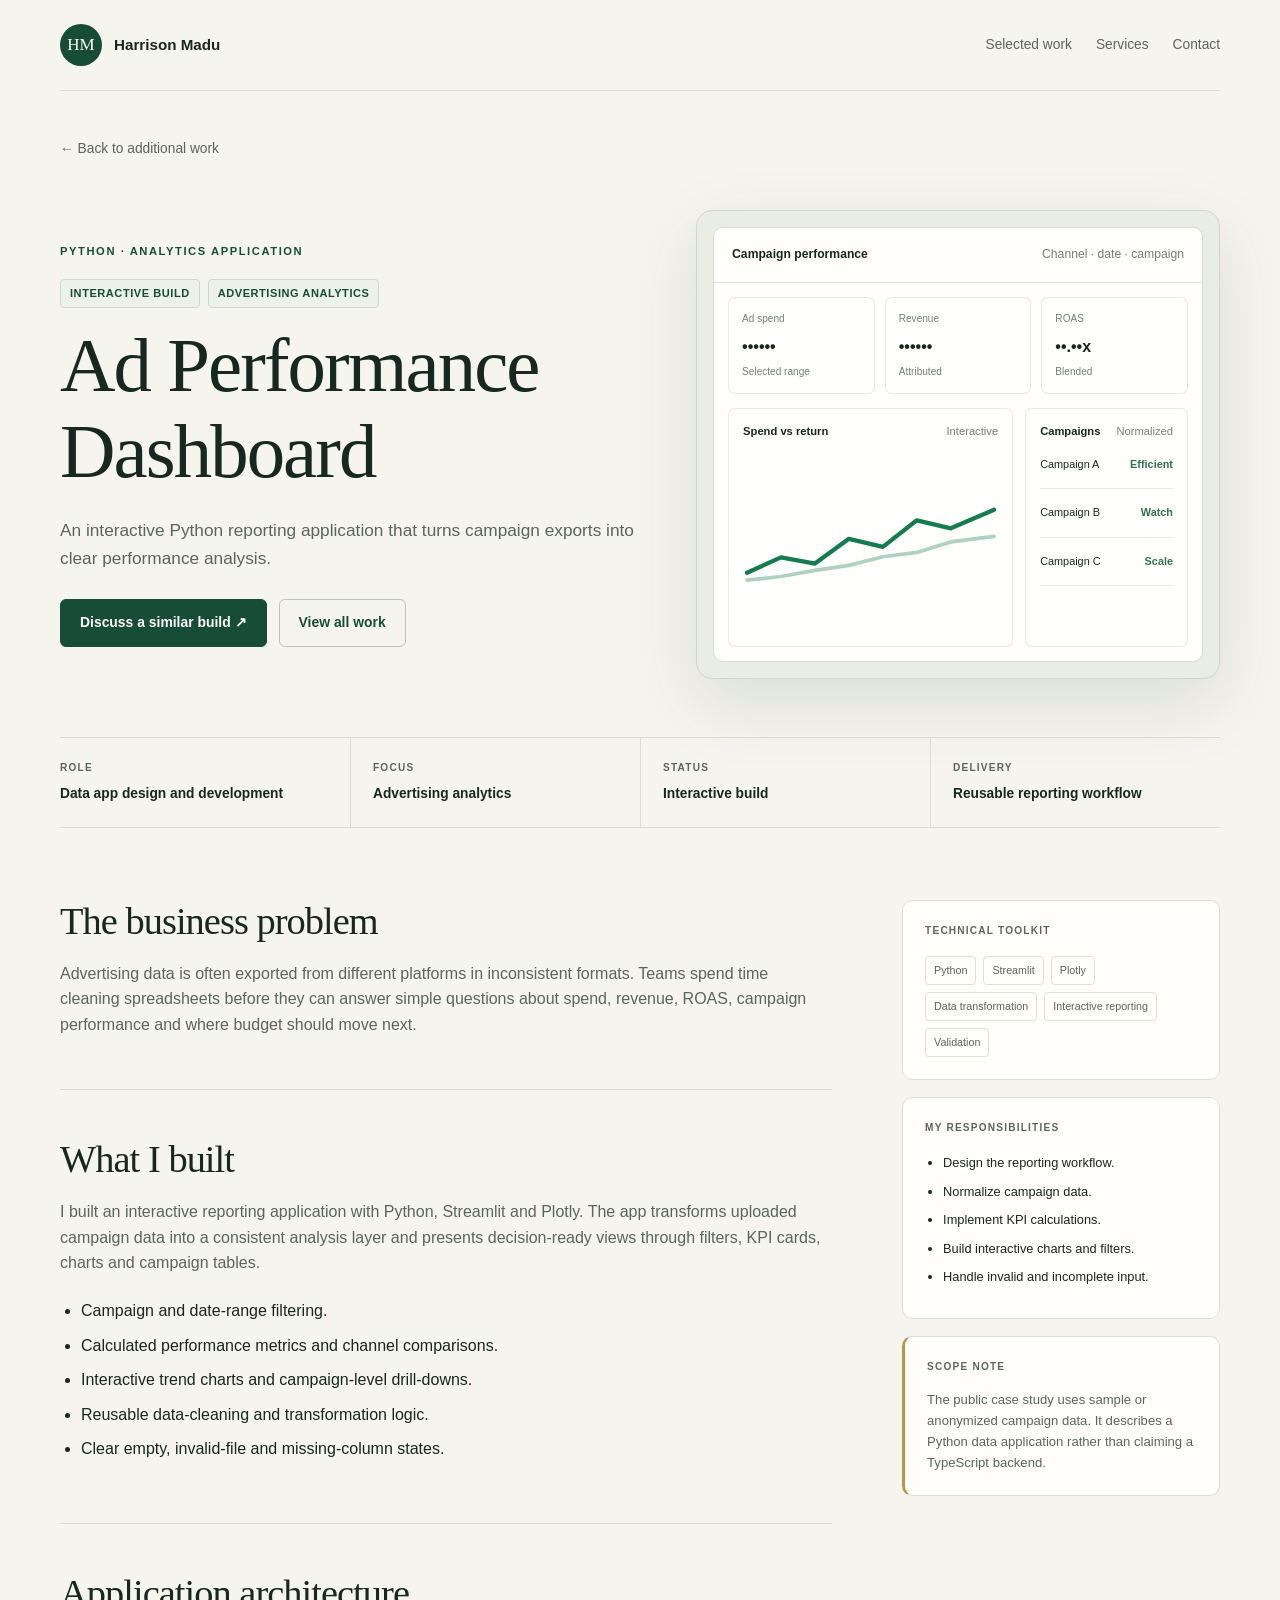
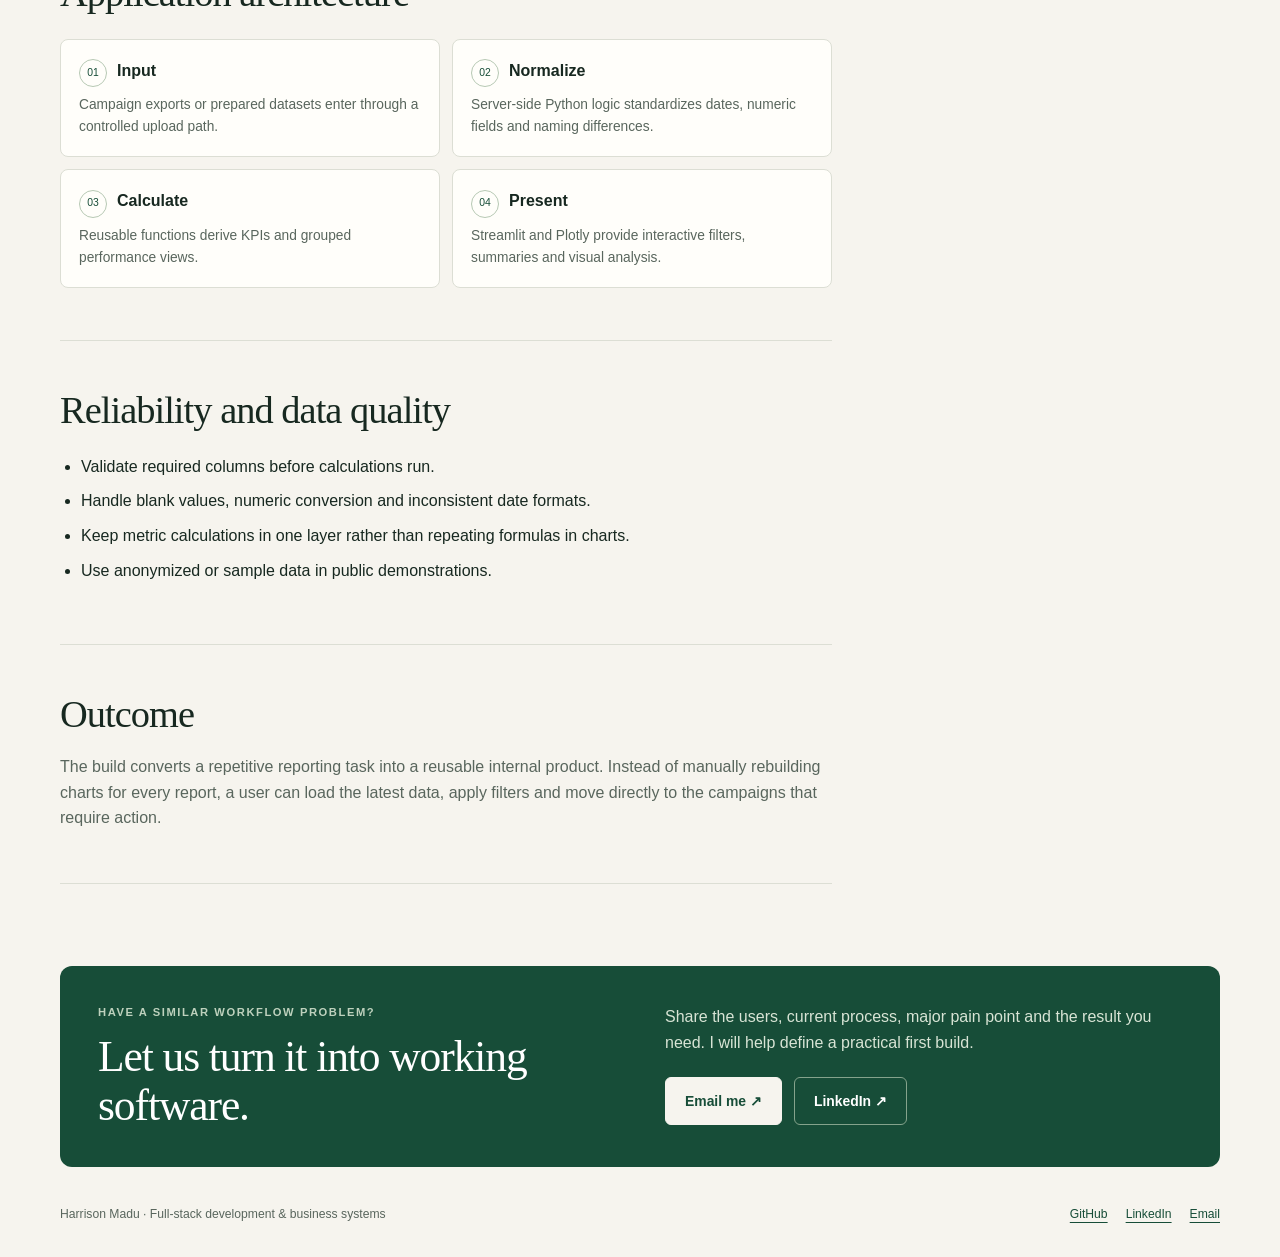
<file: projects/ad-performance-dashboard/index.html>
<!DOCTYPE html>
    <html lang="en">
    <head>
      <meta charset="utf-8" />
      <meta name="viewport" content="width=device-width, initial-scale=1" />
      <title>Ad Performance Dashboard case study | Harrison Madu</title>
      <meta name="description" content="An interactive Python reporting application that turns campaign exports into clear performance analysis." />
      <meta name="theme-color" content="#174d38" />
      <meta property="og:type" content="website" />
      <meta property="og:title" content="Ad Performance Dashboard case study | Harrison Madu" />
      <meta property="og:description" content="An interactive Python reporting application that turns campaign exports into clear performance analysis." />
      <meta property="og:url" content="https://harrisonmadu.github.io/Portfolio/projects/ad-performance-dashboard/" />
      <link rel="canonical" href="https://harrisonmadu.github.io/Portfolio/projects/ad-performance-dashboard/" />
      <link rel="stylesheet" href="../../docs/assets/portfolio.css" />
      <link rel="stylesheet" href="../../docs/assets/case-study.css" />
    </head>
    <body>
      <a class="skip-link" href="#case-main">Skip to case study</a>
      <header class="site-header wrap">
        <a class="brand" href="/Portfolio/"><span class="monogram" aria-hidden="true">HM</span> Harrison Madu</a>
        <nav aria-label="Case study navigation">
          <a href="/Portfolio/#work">Selected work</a>
          <a href="/Portfolio/#services">Services</a>
          <a href="/Portfolio/#contact">Contact</a>
        </nav>
      </header>

      <main class="wrap case-main" id="case-main">
        <a class="back-link" href="/Portfolio/#more-work">← Back to additional work</a>

        <section class="case-hero">
          <div class="case-hero-copy">
            <span class="eyebrow">PYTHON · ANALYTICS APPLICATION</span>
            <div class="case-badges"><span>Interactive build</span><span>Advertising analytics</span></div>
            <h1>Ad Performance Dashboard</h1>
            <p class="case-summary">An interactive Python reporting application that turns campaign exports into clear performance analysis.</p>
            <div class="actions">
              <a class="button" href="mailto:dardtechsystems@outlook.com?subject=Ad%20Performance%20Dashboard%20project%20enquiry">Discuss a similar build ↗</a>
              <a class="button secondary" href="/Portfolio/#work">View all work</a>
            </div>
          </div>
          <div class="case-visual" aria-label="Illustrative interface preview">
            <div class="visual-window">
  <div class="visual-toolbar"><strong>Campaign performance</strong><span>Channel · date · campaign</span></div>
  <div class="visual-metrics compact">
    <div class="visual-metric"><small>Ad spend</small><b>••••••</b><i>Selected range</i></div>
    <div class="visual-metric"><small>Revenue</small><b>••••••</b><i>Attributed</i></div>
    <div class="visual-metric"><small>ROAS</small><b>••.••x</b><i>Blended</i></div>
  </div>
  <div class="visual-grid ads-grid">
    <div class="visual-panel">
      <div class="visual-panel-head"><strong>Spend vs return</strong><span>Interactive</span></div>
      <div class="line-chart" aria-hidden="true"><svg viewBox="0 0 400 150" role="img"><polyline points="0,120 55,95 110,105 165,65 220,78 275,35 330,48 400,18" fill="none" stroke="currentColor" stroke-width="7" stroke-linecap="round" stroke-linejoin="round"/><polyline points="0,132 55,126 110,116 165,108 220,94 275,87 330,70 400,61" fill="none" stroke="currentColor" stroke-opacity=".35" stroke-width="6" stroke-linecap="round"/></svg></div>
    </div>
    <div class="visual-panel visual-list">
      <div class="visual-panel-head"><strong>Campaigns</strong><span>Normalized</span></div>
      <div class="visual-row"><span>Campaign A</span><b>Efficient</b></div>
      <div class="visual-row"><span>Campaign B</span><b>Watch</b></div>
      <div class="visual-row"><span>Campaign C</span><b>Scale</b></div>
    </div>
  </div>
</div>
          </div>
        </section>

        <section class="case-facts" aria-label="Project facts">
          <div class="case-fact"><span>ROLE</span><strong>Data app design and development</strong></div>
          <div class="case-fact"><span>FOCUS</span><strong>Advertising analytics</strong></div>
          <div class="case-fact"><span>STATUS</span><strong>Interactive build</strong></div>
          <div class="case-fact"><span>DELIVERY</span><strong>Reusable reporting workflow</strong></div>
        </section>

        <div class="case-layout">
          <article class="case-content">
            <section class="case-section">
      <h2>The business problem</h2>
      <p>Advertising data is often exported from different platforms in inconsistent formats. Teams spend time cleaning spreadsheets before they can answer simple questions about spend, revenue, ROAS, campaign performance and where budget should move next.</p>
    </section>
<section class="case-section">
      <h2>What I built</h2>
      <p>I built an interactive reporting application with Python, Streamlit and Plotly. The app transforms uploaded campaign data into a consistent analysis layer and presents decision-ready views through filters, KPI cards, charts and campaign tables.</p><ul><li>Campaign and date-range filtering.</li><li>Calculated performance metrics and channel comparisons.</li><li>Interactive trend charts and campaign-level drill-downs.</li><li>Reusable data-cleaning and transformation logic.</li><li>Clear empty, invalid-file and missing-column states.</li></ul>
    </section>
<section class="case-section">
      <h2>Application architecture</h2>
      <div class="flow-list"><div><span>01</span><strong>Input</strong><p>Campaign exports or prepared datasets enter through a controlled upload path.</p></div><div><span>02</span><strong>Normalize</strong><p>Server-side Python logic standardizes dates, numeric fields and naming differences.</p></div><div><span>03</span><strong>Calculate</strong><p>Reusable functions derive KPIs and grouped performance views.</p></div><div><span>04</span><strong>Present</strong><p>Streamlit and Plotly provide interactive filters, summaries and visual analysis.</p></div></div>
    </section>
<section class="case-section">
      <h2>Reliability and data quality</h2>
      <ul><li>Validate required columns before calculations run.</li><li>Handle blank values, numeric conversion and inconsistent date formats.</li><li>Keep metric calculations in one layer rather than repeating formulas in charts.</li><li>Use anonymized or sample data in public demonstrations.</li></ul>
    </section>
<section class="case-section">
      <h2>Outcome</h2>
      <p>The build converts a repetitive reporting task into a reusable internal product. Instead of manually rebuilding charts for every report, a user can load the latest data, apply filters and move directly to the campaigns that require action.</p>
    </section>
          </article>

          <aside class="case-sidebar" aria-label="Technical summary">
            <section class="side-card">
              <span class="side-label">TECHNICAL TOOLKIT</span>
              <div class="case-tags"><span>Python</span><span>Streamlit</span><span>Plotly</span><span>Data transformation</span><span>Interactive reporting</span><span>Validation</span></div>
            </section>
            <section class="side-card">
              <span class="side-label">MY RESPONSIBILITIES</span>
              <ul><li>Design the reporting workflow.</li><li>Normalize campaign data.</li><li>Implement KPI calculations.</li><li>Build interactive charts and filters.</li><li>Handle invalid and incomplete input.</li></ul>
            </section>
            <section class="side-card scope-card">
              <span class="side-label">SCOPE NOTE</span>
              <p>The public case study uses sample or anonymized campaign data. It describes a Python data application rather than claiming a TypeScript backend.</p>

            </section>
          </aside>
        </div>

        <section class="case-contact">
          <div>
            <span class="eyebrow">Have a similar workflow problem?</span>
            <h2>Let us turn it into working software.</h2>
          </div>
          <div>
            <p>Share the users, current process, major pain point and the result you need. I will help define a practical first build.</p>
            <div class="actions">
              <a class="button" href="mailto:dardtechsystems@outlook.com">Email me ↗</a>
              <a class="button secondary" href="https://www.linkedin.com/in/harrison-madu-7555b3349">LinkedIn ↗</a>
            </div>
          </div>
        </section>
      </main>

      <footer class="site-footer wrap">
        <p>Harrison Madu · Full-stack development &amp; business systems</p>
        <div><a href="https://github.com/HarrisonMadu">GitHub</a><a href="https://www.linkedin.com/in/harrison-madu-7555b3349">LinkedIn</a><a href="mailto:dardtechsystems@outlook.com">Email</a></div>
      </footer>
    </body>
    </html>
</file>
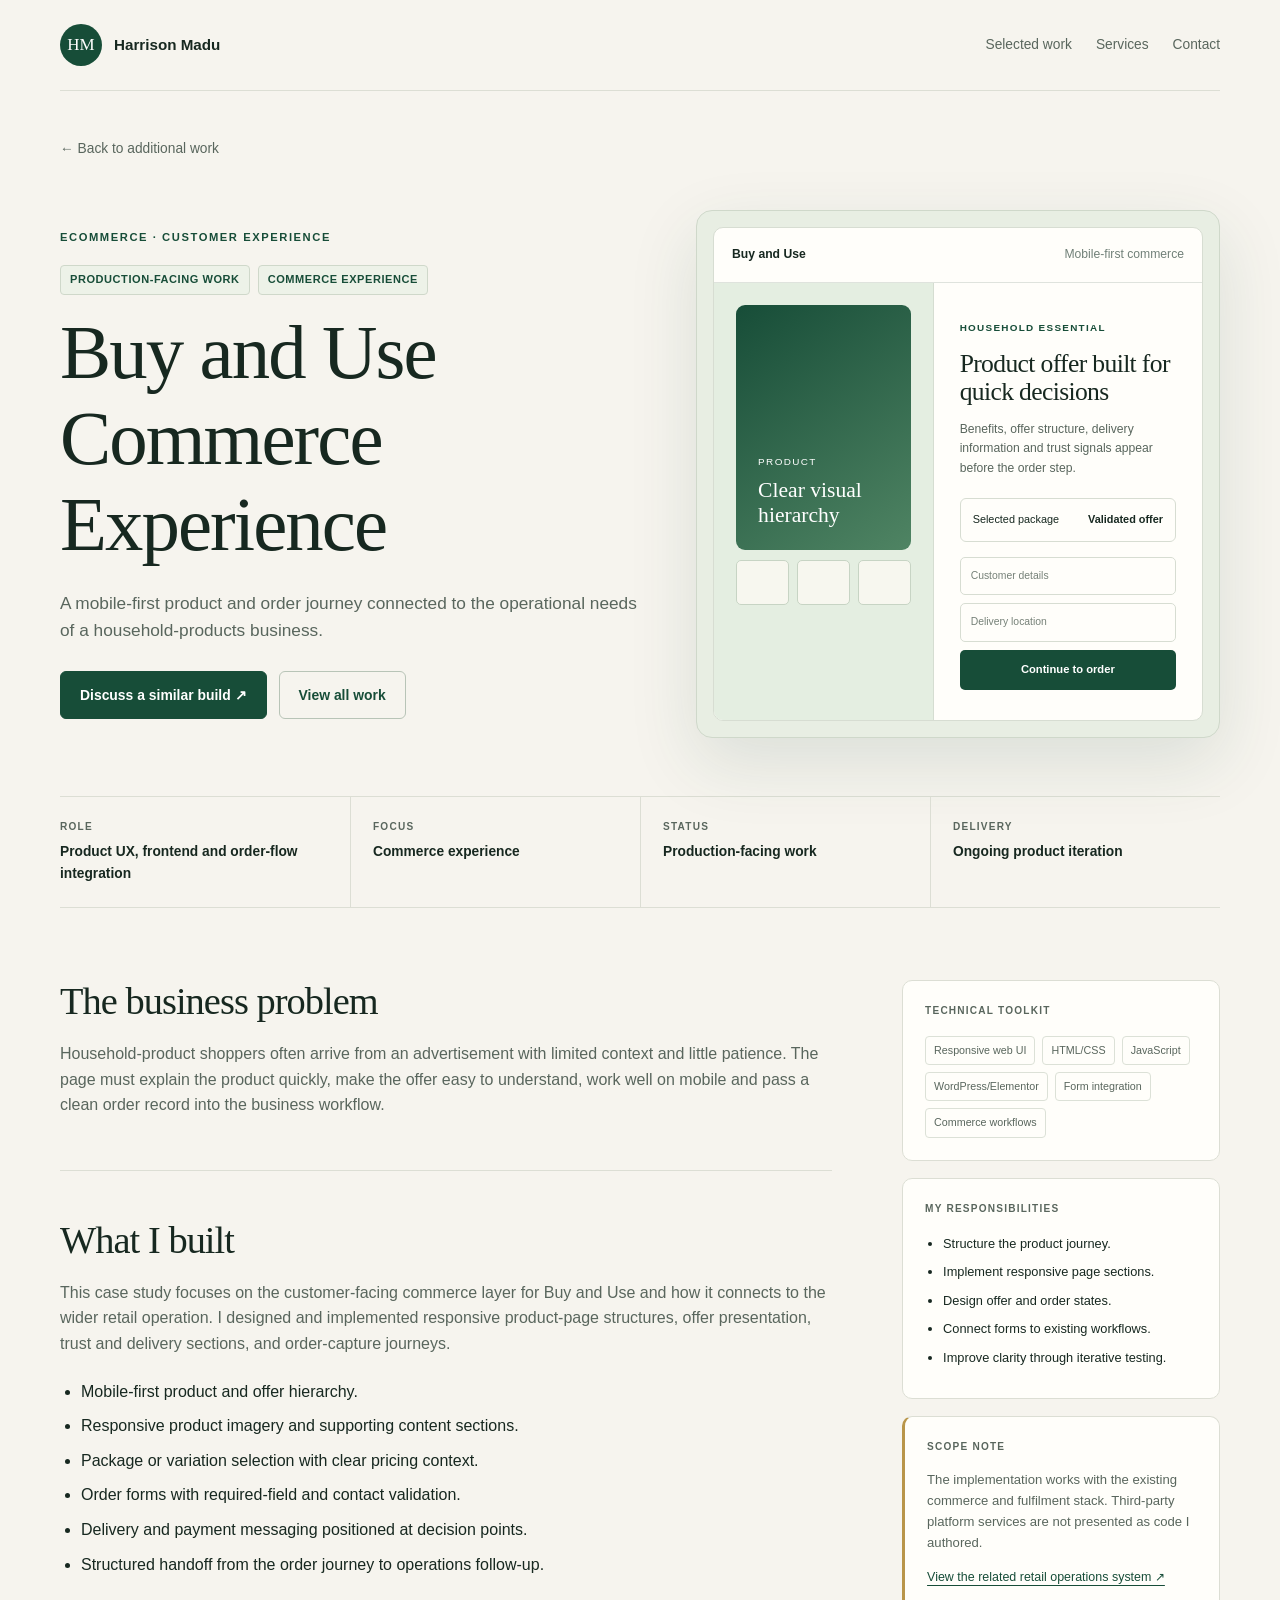
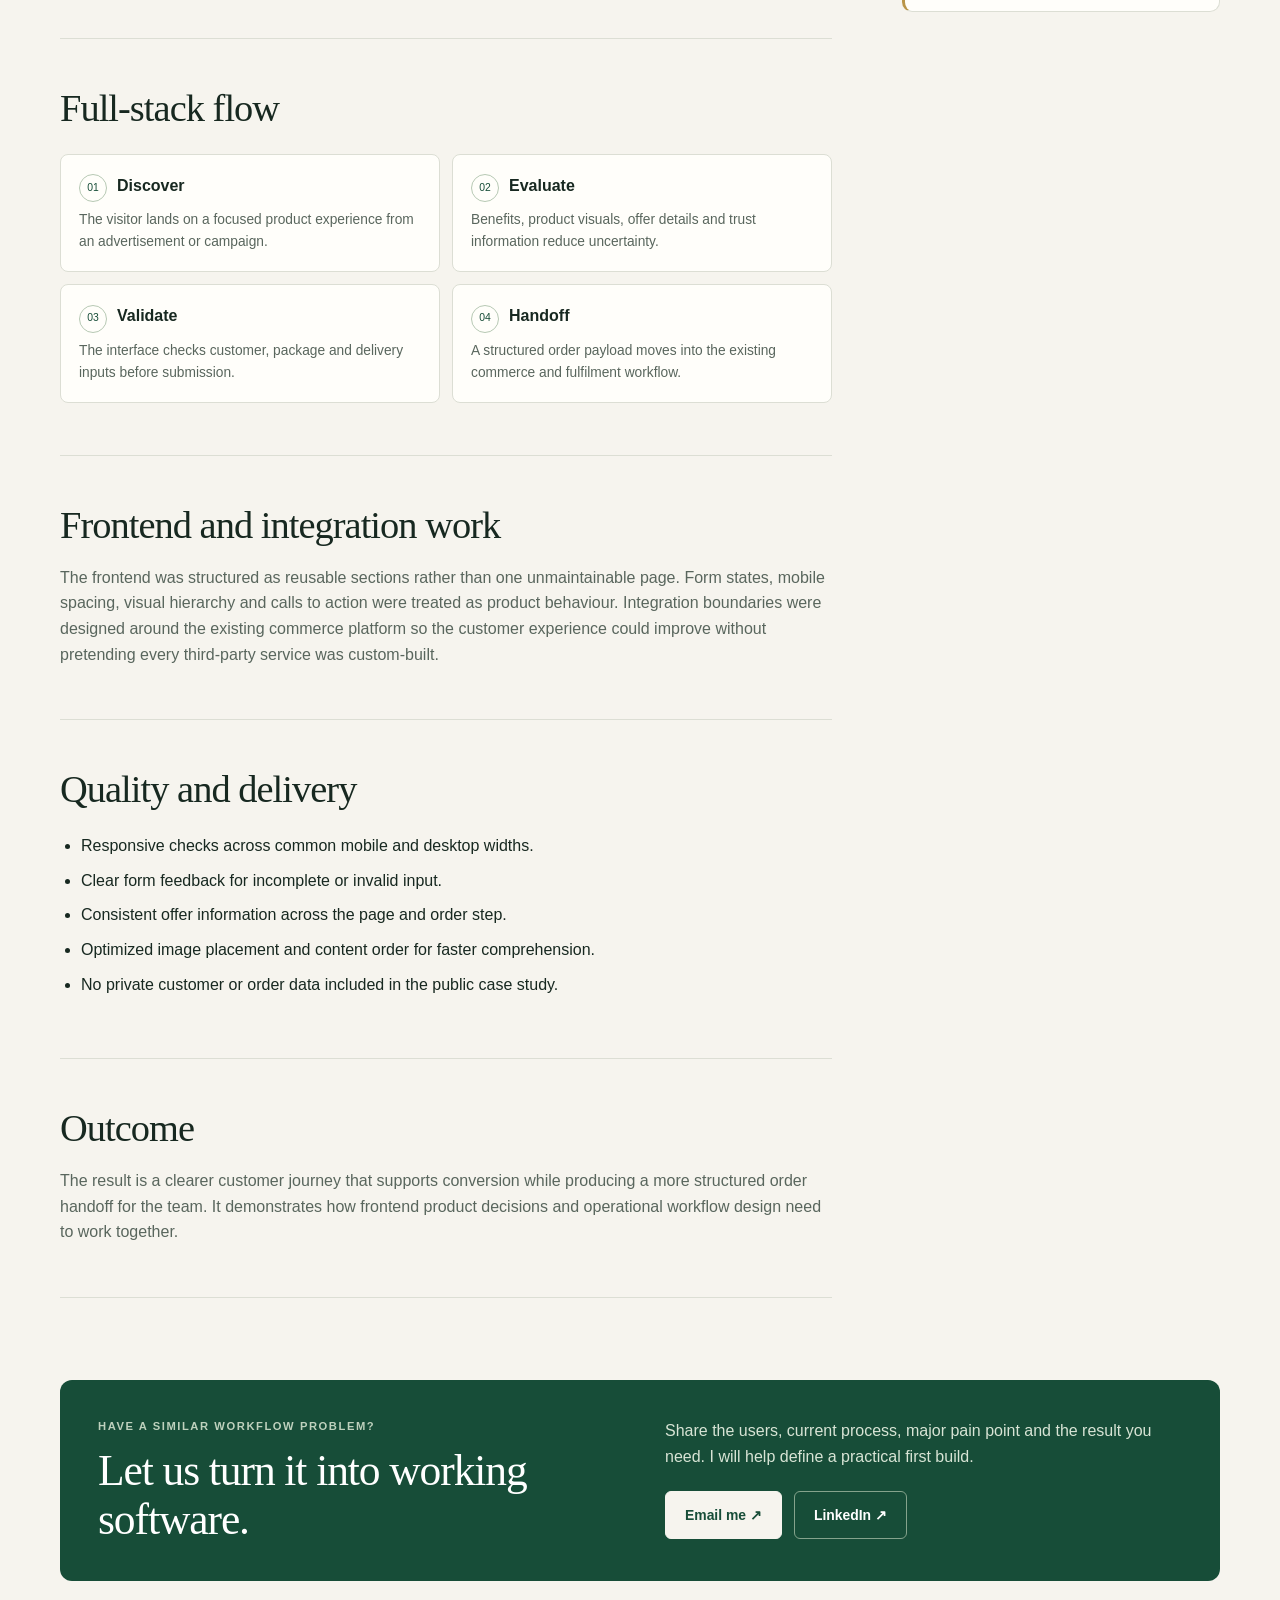
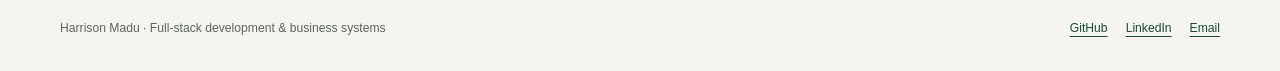
<file: projects/buy-and-use/index.html>
<!DOCTYPE html>
    <html lang="en">
    <head>
      <meta charset="utf-8" />
      <meta name="viewport" content="width=device-width, initial-scale=1" />
      <title>Buy and Use Commerce Experience case study | Harrison Madu</title>
      <meta name="description" content="A mobile-first product and order journey connected to the operational needs of a household-products business." />
      <meta name="theme-color" content="#174d38" />
      <meta property="og:type" content="website" />
      <meta property="og:title" content="Buy and Use Commerce Experience case study | Harrison Madu" />
      <meta property="og:description" content="A mobile-first product and order journey connected to the operational needs of a household-products business." />
      <meta property="og:url" content="https://harrisonmadu.github.io/Portfolio/projects/buy-and-use/" />
      <link rel="canonical" href="https://harrisonmadu.github.io/Portfolio/projects/buy-and-use/" />
      <link rel="stylesheet" href="../../docs/assets/portfolio.css" />
      <link rel="stylesheet" href="../../docs/assets/case-study.css" />
    </head>
    <body>
      <a class="skip-link" href="#case-main">Skip to case study</a>
      <header class="site-header wrap">
        <a class="brand" href="/Portfolio/"><span class="monogram" aria-hidden="true">HM</span> Harrison Madu</a>
        <nav aria-label="Case study navigation">
          <a href="/Portfolio/#work">Selected work</a>
          <a href="/Portfolio/#services">Services</a>
          <a href="/Portfolio/#contact">Contact</a>
        </nav>
      </header>

      <main class="wrap case-main" id="case-main">
        <a class="back-link" href="/Portfolio/#more-work">← Back to additional work</a>

        <section class="case-hero">
          <div class="case-hero-copy">
            <span class="eyebrow">ECOMMERCE · CUSTOMER EXPERIENCE</span>
            <div class="case-badges"><span>Production-facing work</span><span>Commerce experience</span></div>
            <h1>Buy and Use Commerce Experience</h1>
            <p class="case-summary">A mobile-first product and order journey connected to the operational needs of a household-products business.</p>
            <div class="actions">
              <a class="button" href="mailto:dardtechsystems@outlook.com?subject=Buy%20and%20Use%20Commerce%20Experience%20project%20enquiry">Discuss a similar build ↗</a>
              <a class="button secondary" href="/Portfolio/#work">View all work</a>
            </div>
          </div>
          <div class="case-visual" aria-label="Illustrative interface preview">
            <div class="visual-window commerce-preview">
  <div class="visual-toolbar"><strong>Buy and Use</strong><span>Mobile-first commerce</span></div>
  <div class="commerce-grid">
    <div class="product-stage">
      <div class="product-placeholder"><span>PRODUCT</span><b>Clear visual hierarchy</b></div>
      <div class="thumbnail-row"><i></i><i></i><i></i></div>
    </div>
    <div class="product-details">
      <small>HOUSEHOLD ESSENTIAL</small>
      <h3>Product offer built for quick decisions</h3>
      <p>Benefits, offer structure, delivery information and trust signals appear before the order step.</p>
      <div class="offer-box"><span>Selected package</span><b>Validated offer</b></div>
      <div class="form-preview"><span>Customer details</span><span>Delivery location</span><button type="button">Continue to order</button></div>
    </div>
  </div>
</div>
          </div>
        </section>

        <section class="case-facts" aria-label="Project facts">
          <div class="case-fact"><span>ROLE</span><strong>Product UX, frontend and order-flow integration</strong></div>
          <div class="case-fact"><span>FOCUS</span><strong>Commerce experience</strong></div>
          <div class="case-fact"><span>STATUS</span><strong>Production-facing work</strong></div>
          <div class="case-fact"><span>DELIVERY</span><strong>Ongoing product iteration</strong></div>
        </section>

        <div class="case-layout">
          <article class="case-content">
            <section class="case-section">
      <h2>The business problem</h2>
      <p>Household-product shoppers often arrive from an advertisement with limited context and little patience. The page must explain the product quickly, make the offer easy to understand, work well on mobile and pass a clean order record into the business workflow.</p>
    </section>
<section class="case-section">
      <h2>What I built</h2>
      <p>This case study focuses on the customer-facing commerce layer for Buy and Use and how it connects to the wider retail operation. I designed and implemented responsive product-page structures, offer presentation, trust and delivery sections, and order-capture journeys.</p><ul><li>Mobile-first product and offer hierarchy.</li><li>Responsive product imagery and supporting content sections.</li><li>Package or variation selection with clear pricing context.</li><li>Order forms with required-field and contact validation.</li><li>Delivery and payment messaging positioned at decision points.</li><li>Structured handoff from the order journey to operations follow-up.</li></ul>
    </section>
<section class="case-section">
      <h2>Full-stack flow</h2>
      <div class="flow-list"><div><span>01</span><strong>Discover</strong><p>The visitor lands on a focused product experience from an advertisement or campaign.</p></div><div><span>02</span><strong>Evaluate</strong><p>Benefits, product visuals, offer details and trust information reduce uncertainty.</p></div><div><span>03</span><strong>Validate</strong><p>The interface checks customer, package and delivery inputs before submission.</p></div><div><span>04</span><strong>Handoff</strong><p>A structured order payload moves into the existing commerce and fulfilment workflow.</p></div></div>
    </section>
<section class="case-section">
      <h2>Frontend and integration work</h2>
      <p>The frontend was structured as reusable sections rather than one unmaintainable page. Form states, mobile spacing, visual hierarchy and calls to action were treated as product behaviour. Integration boundaries were designed around the existing commerce platform so the customer experience could improve without pretending every third-party service was custom-built.</p>
    </section>
<section class="case-section">
      <h2>Quality and delivery</h2>
      <ul><li>Responsive checks across common mobile and desktop widths.</li><li>Clear form feedback for incomplete or invalid input.</li><li>Consistent offer information across the page and order step.</li><li>Optimized image placement and content order for faster comprehension.</li><li>No private customer or order data included in the public case study.</li></ul>
    </section>
<section class="case-section">
      <h2>Outcome</h2>
      <p>The result is a clearer customer journey that supports conversion while producing a more structured order handoff for the team. It demonstrates how frontend product decisions and operational workflow design need to work together.</p>
    </section>
          </article>

          <aside class="case-sidebar" aria-label="Technical summary">
            <section class="side-card">
              <span class="side-label">TECHNICAL TOOLKIT</span>
              <div class="case-tags"><span>Responsive web UI</span><span>HTML/CSS</span><span>JavaScript</span><span>WordPress/Elementor</span><span>Form integration</span><span>Commerce workflows</span></div>
            </section>
            <section class="side-card">
              <span class="side-label">MY RESPONSIBILITIES</span>
              <ul><li>Structure the product journey.</li><li>Implement responsive page sections.</li><li>Design offer and order states.</li><li>Connect forms to existing workflows.</li><li>Improve clarity through iterative testing.</li></ul>
            </section>
            <section class="side-card scope-card">
              <span class="side-label">SCOPE NOTE</span>
              <p>The implementation works with the existing commerce and fulfilment stack. Third-party platform services are not presented as code I authored.</p>
              <a class="text-link" href="/Portfolio/#buy-and-use">View the related retail operations system ↗</a>
            </section>
          </aside>
        </div>

        <section class="case-contact">
          <div>
            <span class="eyebrow">Have a similar workflow problem?</span>
            <h2>Let us turn it into working software.</h2>
          </div>
          <div>
            <p>Share the users, current process, major pain point and the result you need. I will help define a practical first build.</p>
            <div class="actions">
              <a class="button" href="mailto:dardtechsystems@outlook.com">Email me ↗</a>
              <a class="button secondary" href="https://www.linkedin.com/in/harrison-madu-7555b3349">LinkedIn ↗</a>
            </div>
          </div>
        </section>
      </main>

      <footer class="site-footer wrap">
        <p>Harrison Madu · Full-stack development &amp; business systems</p>
        <div><a href="https://github.com/HarrisonMadu">GitHub</a><a href="https://www.linkedin.com/in/harrison-madu-7555b3349">LinkedIn</a><a href="mailto:dardtechsystems@outlook.com">Email</a></div>
      </footer>
    </body>
    </html>
</file>
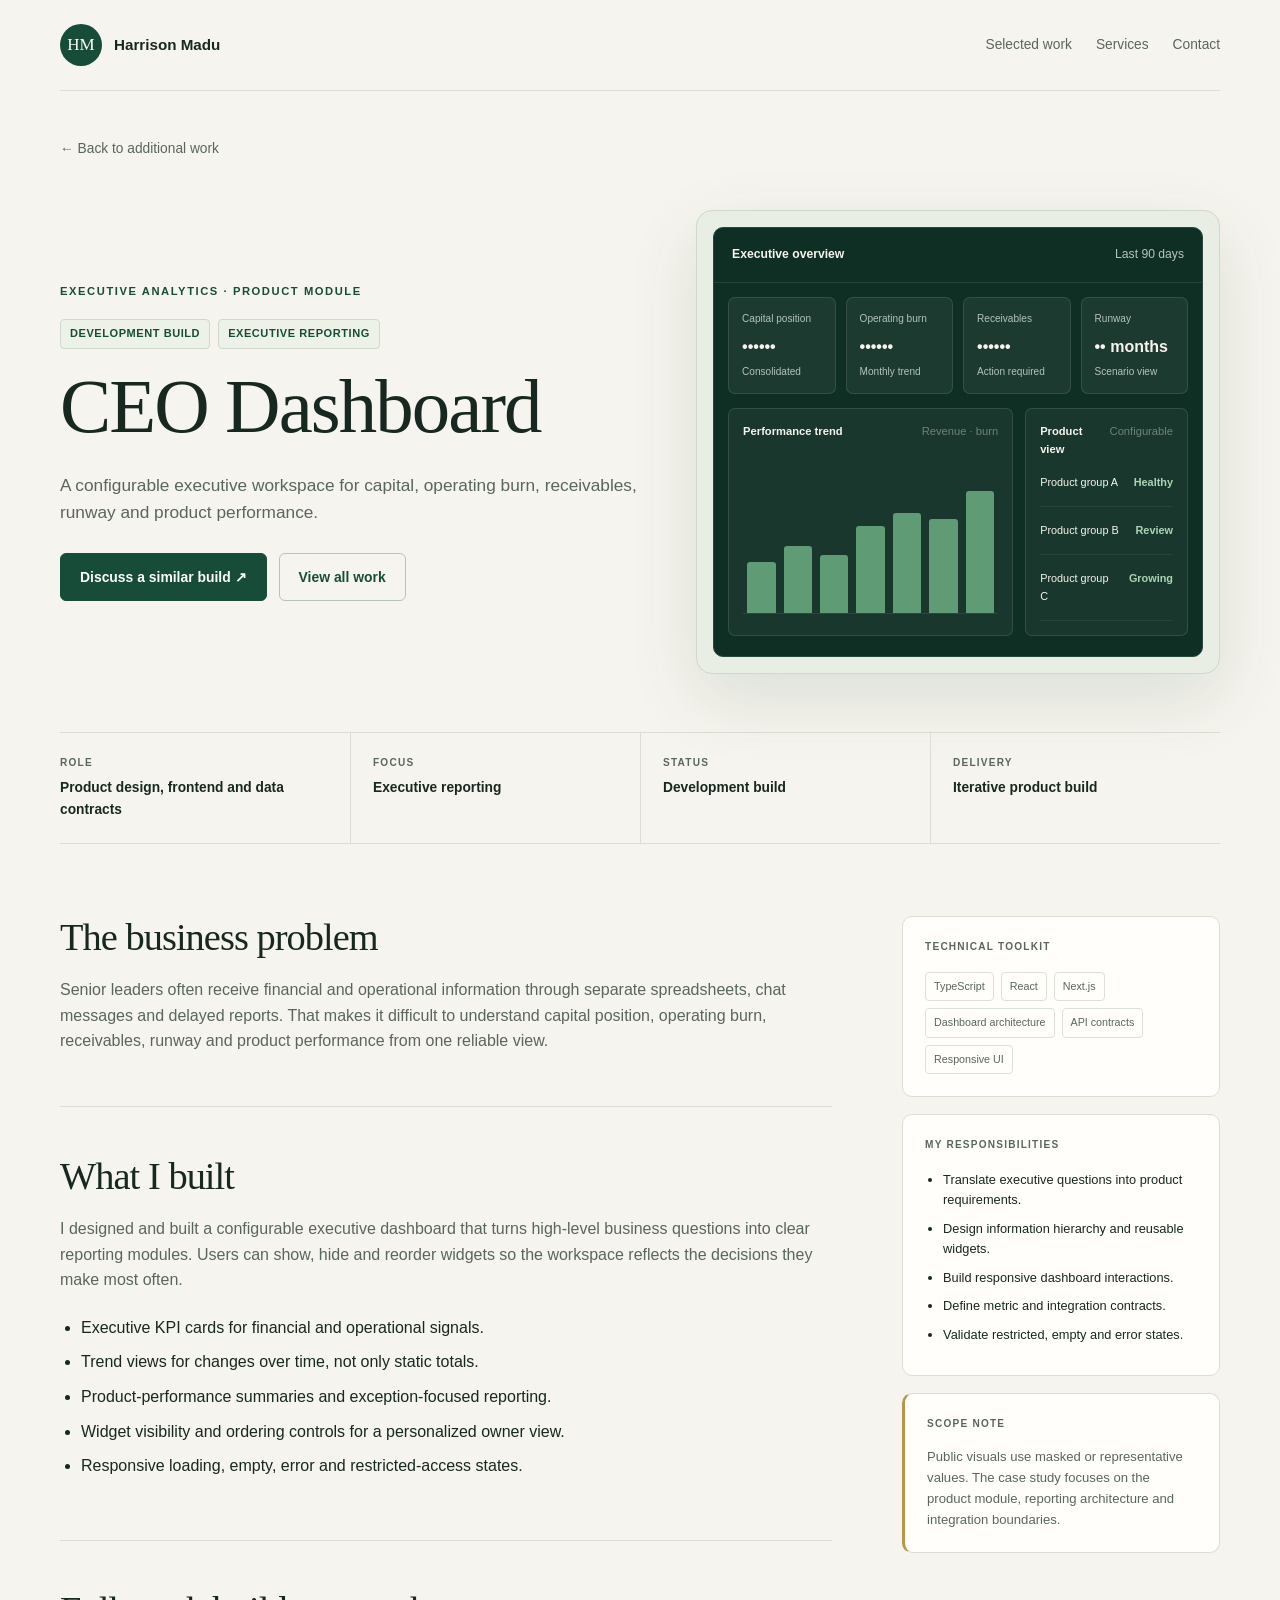
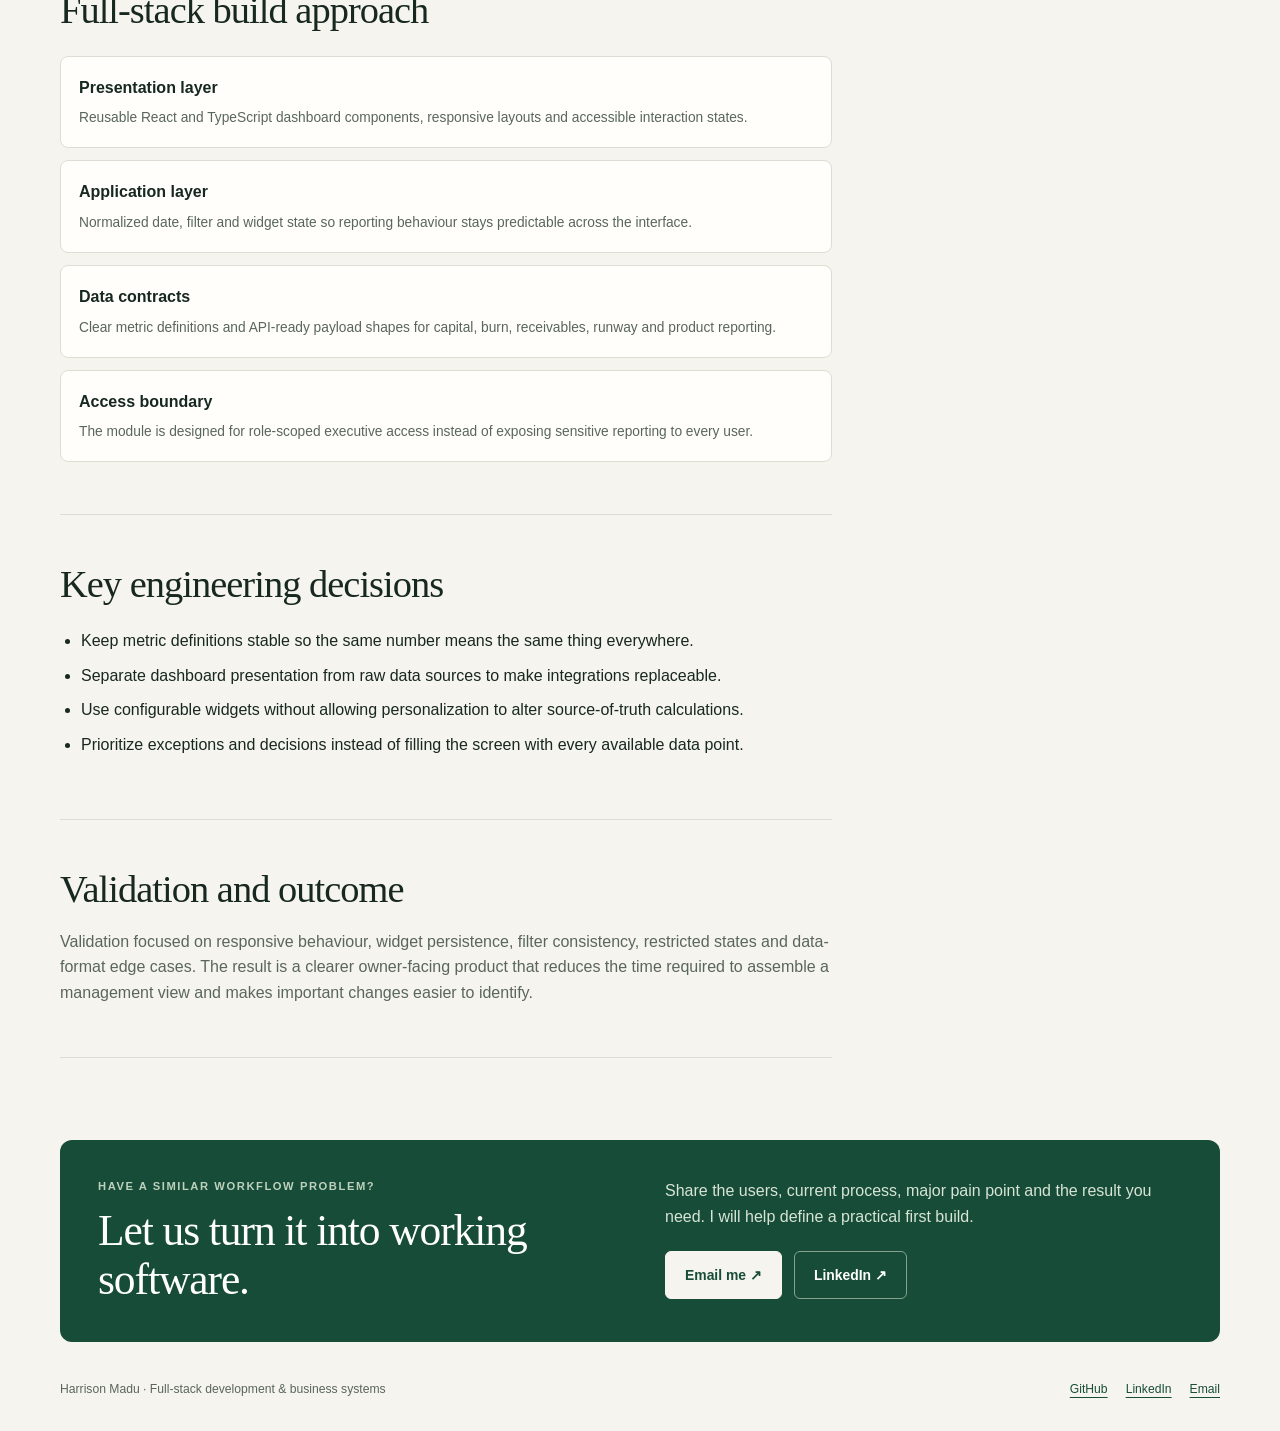
<file: projects/ceo-dashboard/index.html>
<!DOCTYPE html>
    <html lang="en">
    <head>
      <meta charset="utf-8" />
      <meta name="viewport" content="width=device-width, initial-scale=1" />
      <title>CEO Dashboard case study | Harrison Madu</title>
      <meta name="description" content="A configurable executive workspace for capital, operating burn, receivables, runway and product performance." />
      <meta name="theme-color" content="#174d38" />
      <meta property="og:type" content="website" />
      <meta property="og:title" content="CEO Dashboard case study | Harrison Madu" />
      <meta property="og:description" content="A configurable executive workspace for capital, operating burn, receivables, runway and product performance." />
      <meta property="og:url" content="https://harrisonmadu.github.io/Portfolio/projects/ceo-dashboard/" />
      <link rel="canonical" href="https://harrisonmadu.github.io/Portfolio/projects/ceo-dashboard/" />
      <link rel="stylesheet" href="../../docs/assets/portfolio.css" />
      <link rel="stylesheet" href="../../docs/assets/case-study.css" />
    </head>
    <body>
      <a class="skip-link" href="#case-main">Skip to case study</a>
      <header class="site-header wrap">
        <a class="brand" href="/Portfolio/"><span class="monogram" aria-hidden="true">HM</span> Harrison Madu</a>
        <nav aria-label="Case study navigation">
          <a href="/Portfolio/#work">Selected work</a>
          <a href="/Portfolio/#services">Services</a>
          <a href="/Portfolio/#contact">Contact</a>
        </nav>
      </header>

      <main class="wrap case-main" id="case-main">
        <a class="back-link" href="/Portfolio/#more-work">← Back to additional work</a>

        <section class="case-hero">
          <div class="case-hero-copy">
            <span class="eyebrow">EXECUTIVE ANALYTICS · PRODUCT MODULE</span>
            <div class="case-badges"><span>Development build</span><span>Executive reporting</span></div>
            <h1>CEO Dashboard</h1>
            <p class="case-summary">A configurable executive workspace for capital, operating burn, receivables, runway and product performance.</p>
            <div class="actions">
              <a class="button" href="mailto:dardtechsystems@outlook.com?subject=CEO%20Dashboard%20project%20enquiry">Discuss a similar build ↗</a>
              <a class="button secondary" href="/Portfolio/#work">View all work</a>
            </div>
          </div>
          <div class="case-visual" aria-label="Illustrative interface preview">
            <div class="visual-window visual-window-dark">
  <div class="visual-toolbar"><strong>Executive overview</strong><span>Last 90 days</span></div>
  <div class="visual-metrics">
    <div class="visual-metric"><small>Capital position</small><b>••••••</b><i>Consolidated</i></div>
    <div class="visual-metric"><small>Operating burn</small><b>••••••</b><i>Monthly trend</i></div>
    <div class="visual-metric"><small>Receivables</small><b>••••••</b><i>Action required</i></div>
    <div class="visual-metric"><small>Runway</small><b>•• months</b><i>Scenario view</i></div>
  </div>
  <div class="visual-grid">
    <div class="visual-panel">
      <div class="visual-panel-head"><strong>Performance trend</strong><span>Revenue · burn</span></div>
      <div class="visual-chart" aria-hidden="true"><span style="height:34%"></span><span style="height:45%"></span><span style="height:39%"></span><span style="height:58%"></span><span style="height:67%"></span><span style="height:63%"></span><span style="height:82%"></span></div>
    </div>
    <div class="visual-panel visual-list">
      <div class="visual-panel-head"><strong>Product view</strong><span>Configurable</span></div>
      <div class="visual-row"><span>Product group A</span><b>Healthy</b></div>
      <div class="visual-row"><span>Product group B</span><b>Review</b></div>
      <div class="visual-row"><span>Product group C</span><b>Growing</b></div>
    </div>
  </div>
</div>
          </div>
        </section>

        <section class="case-facts" aria-label="Project facts">
          <div class="case-fact"><span>ROLE</span><strong>Product design, frontend and data contracts</strong></div>
          <div class="case-fact"><span>FOCUS</span><strong>Executive reporting</strong></div>
          <div class="case-fact"><span>STATUS</span><strong>Development build</strong></div>
          <div class="case-fact"><span>DELIVERY</span><strong>Iterative product build</strong></div>
        </section>

        <div class="case-layout">
          <article class="case-content">
            <section class="case-section">
      <h2>The business problem</h2>
      <p>Senior leaders often receive financial and operational information through separate spreadsheets, chat messages and delayed reports. That makes it difficult to understand capital position, operating burn, receivables, runway and product performance from one reliable view.</p>
    </section>
<section class="case-section">
      <h2>What I built</h2>
      <p>I designed and built a configurable executive dashboard that turns high-level business questions into clear reporting modules. Users can show, hide and reorder widgets so the workspace reflects the decisions they make most often.</p><ul><li>Executive KPI cards for financial and operational signals.</li><li>Trend views for changes over time, not only static totals.</li><li>Product-performance summaries and exception-focused reporting.</li><li>Widget visibility and ordering controls for a personalized owner view.</li><li>Responsive loading, empty, error and restricted-access states.</li></ul>
    </section>
<section class="case-section">
      <h2>Full-stack build approach</h2>
      <div class="layer-list"><div><strong>Presentation layer</strong><p>Reusable React and TypeScript dashboard components, responsive layouts and accessible interaction states.</p></div><div><strong>Application layer</strong><p>Normalized date, filter and widget state so reporting behaviour stays predictable across the interface.</p></div><div><strong>Data contracts</strong><p>Clear metric definitions and API-ready payload shapes for capital, burn, receivables, runway and product reporting.</p></div><div><strong>Access boundary</strong><p>The module is designed for role-scoped executive access instead of exposing sensitive reporting to every user.</p></div></div>
    </section>
<section class="case-section">
      <h2>Key engineering decisions</h2>
      <ul><li>Keep metric definitions stable so the same number means the same thing everywhere.</li><li>Separate dashboard presentation from raw data sources to make integrations replaceable.</li><li>Use configurable widgets without allowing personalization to alter source-of-truth calculations.</li><li>Prioritize exceptions and decisions instead of filling the screen with every available data point.</li></ul>
    </section>
<section class="case-section">
      <h2>Validation and outcome</h2>
      <p>Validation focused on responsive behaviour, widget persistence, filter consistency, restricted states and data-format edge cases. The result is a clearer owner-facing product that reduces the time required to assemble a management view and makes important changes easier to identify.</p>
    </section>
          </article>

          <aside class="case-sidebar" aria-label="Technical summary">
            <section class="side-card">
              <span class="side-label">TECHNICAL TOOLKIT</span>
              <div class="case-tags"><span>TypeScript</span><span>React</span><span>Next.js</span><span>Dashboard architecture</span><span>API contracts</span><span>Responsive UI</span></div>
            </section>
            <section class="side-card">
              <span class="side-label">MY RESPONSIBILITIES</span>
              <ul><li>Translate executive questions into product requirements.</li><li>Design information hierarchy and reusable widgets.</li><li>Build responsive dashboard interactions.</li><li>Define metric and integration contracts.</li><li>Validate restricted, empty and error states.</li></ul>
            </section>
            <section class="side-card scope-card">
              <span class="side-label">SCOPE NOTE</span>
              <p>Public visuals use masked or representative values. The case study focuses on the product module, reporting architecture and integration boundaries.</p>

            </section>
          </aside>
        </div>

        <section class="case-contact">
          <div>
            <span class="eyebrow">Have a similar workflow problem?</span>
            <h2>Let us turn it into working software.</h2>
          </div>
          <div>
            <p>Share the users, current process, major pain point and the result you need. I will help define a practical first build.</p>
            <div class="actions">
              <a class="button" href="mailto:dardtechsystems@outlook.com">Email me ↗</a>
              <a class="button secondary" href="https://www.linkedin.com/in/harrison-madu-7555b3349">LinkedIn ↗</a>
            </div>
          </div>
        </section>
      </main>

      <footer class="site-footer wrap">
        <p>Harrison Madu · Full-stack development &amp; business systems</p>
        <div><a href="https://github.com/HarrisonMadu">GitHub</a><a href="https://www.linkedin.com/in/harrison-madu-7555b3349">LinkedIn</a><a href="mailto:dardtechsystems@outlook.com">Email</a></div>
      </footer>
    </body>
    </html>
</file>
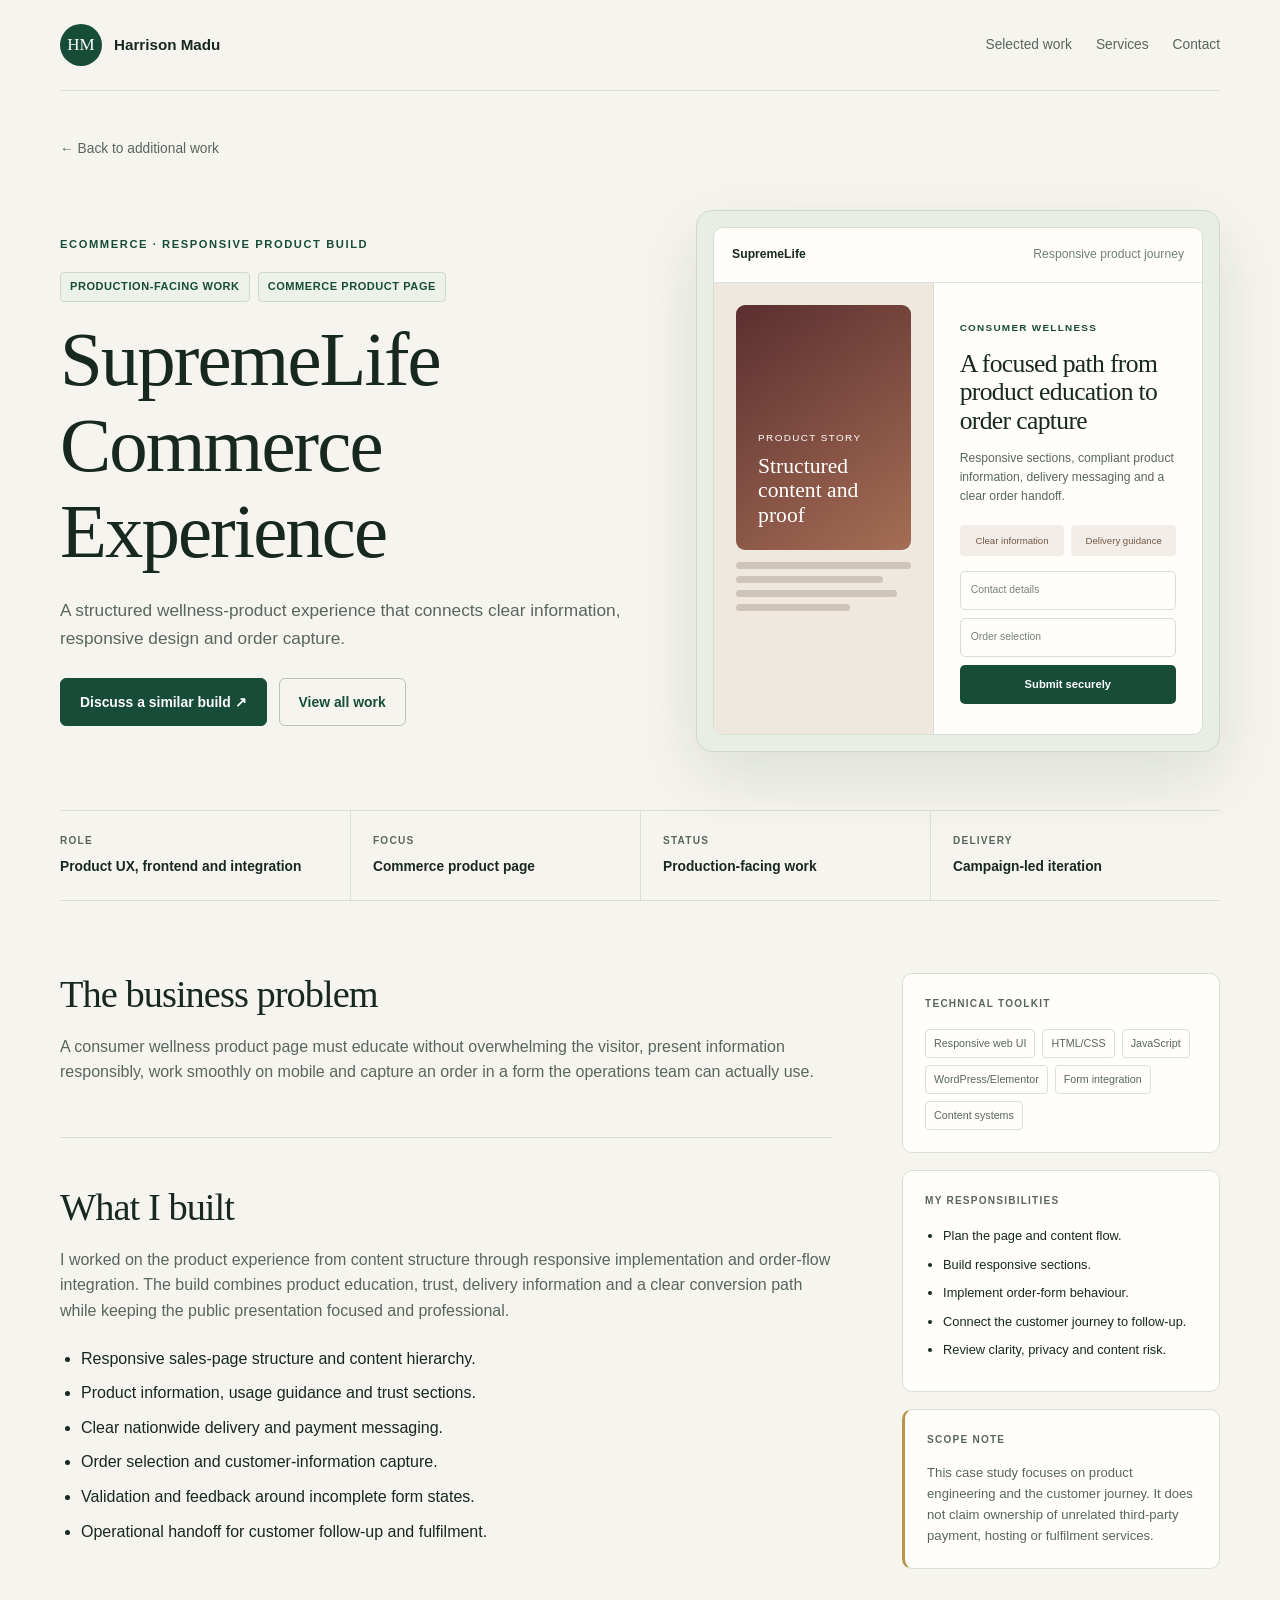
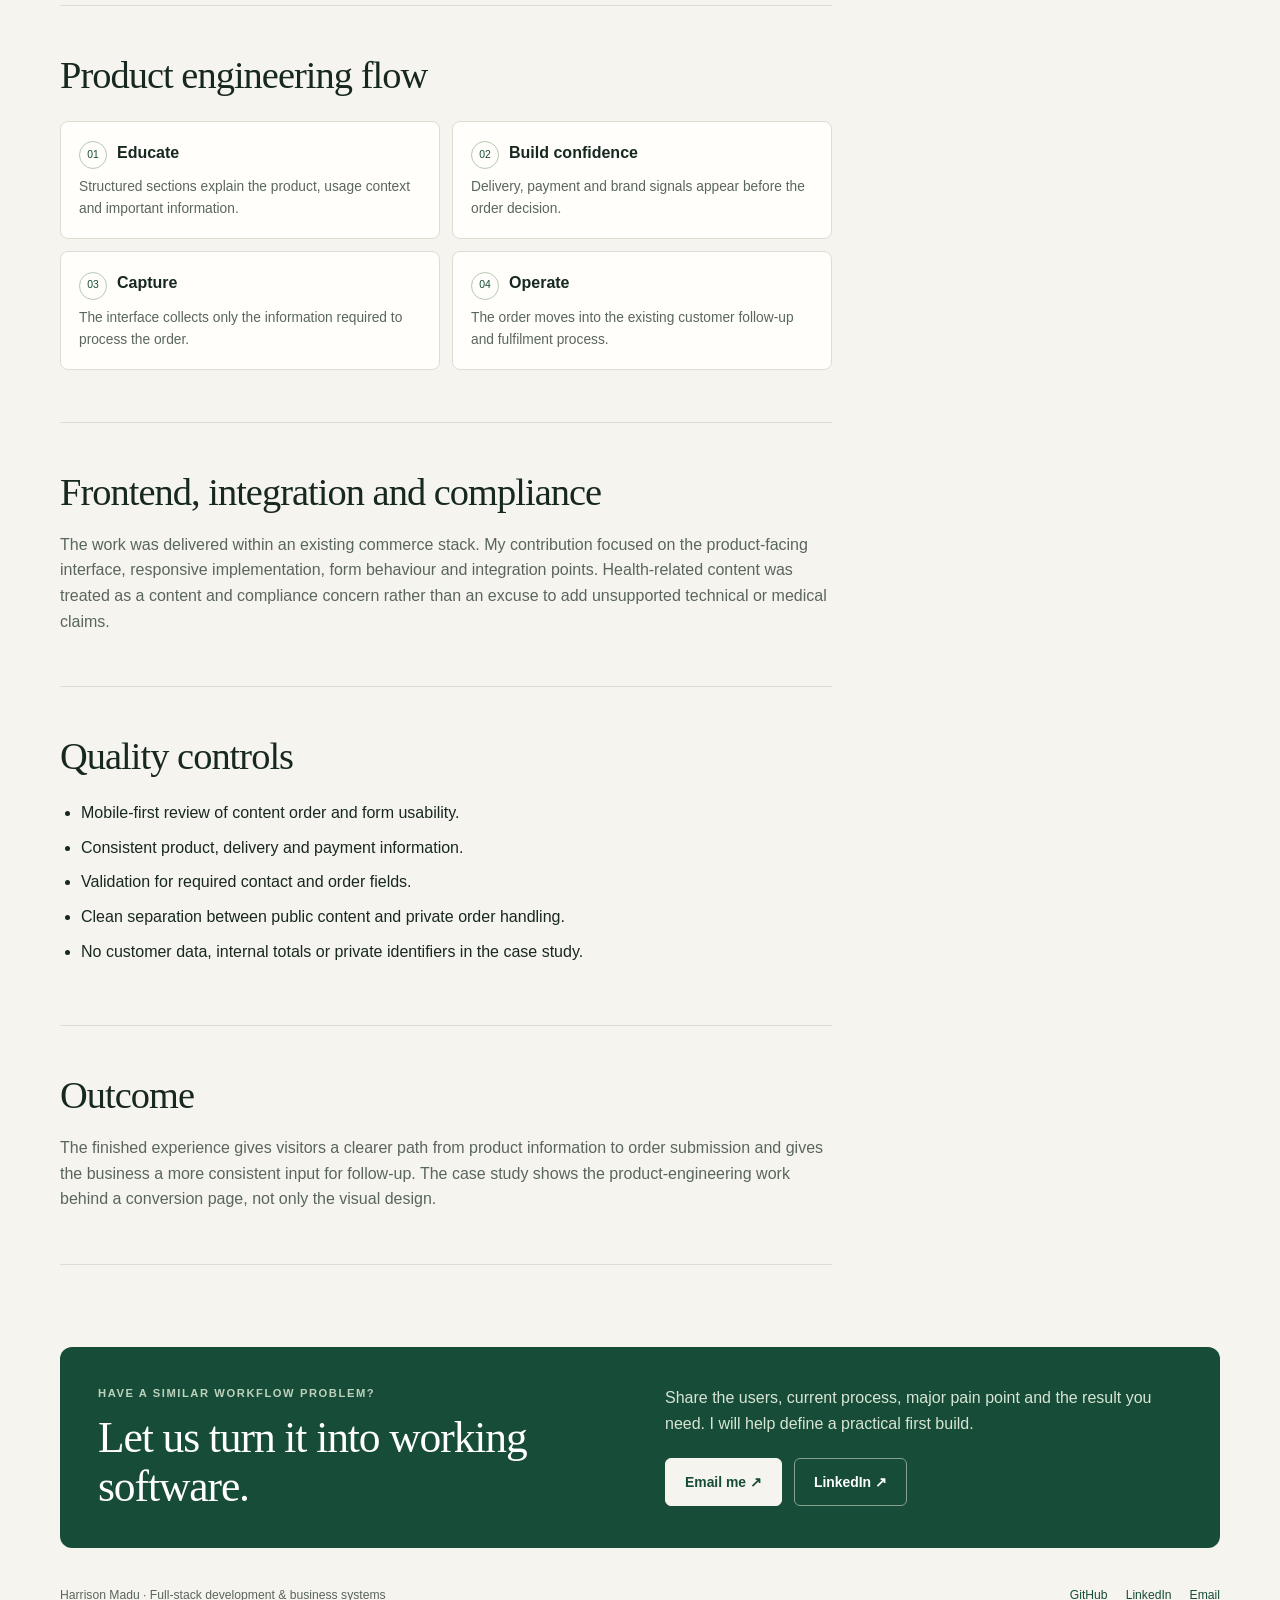
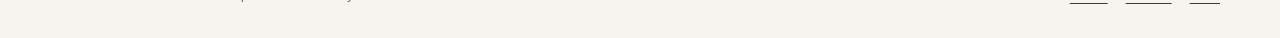
<file: projects/supremelife/index.html>
<!DOCTYPE html>
    <html lang="en">
    <head>
      <meta charset="utf-8" />
      <meta name="viewport" content="width=device-width, initial-scale=1" />
      <title>SupremeLife Commerce Experience case study | Harrison Madu</title>
      <meta name="description" content="A structured wellness-product experience that connects clear information, responsive design and order capture." />
      <meta name="theme-color" content="#174d38" />
      <meta property="og:type" content="website" />
      <meta property="og:title" content="SupremeLife Commerce Experience case study | Harrison Madu" />
      <meta property="og:description" content="A structured wellness-product experience that connects clear information, responsive design and order capture." />
      <meta property="og:url" content="https://harrisonmadu.github.io/Portfolio/projects/supremelife/" />
      <link rel="canonical" href="https://harrisonmadu.github.io/Portfolio/projects/supremelife/" />
      <link rel="stylesheet" href="../../docs/assets/portfolio.css" />
      <link rel="stylesheet" href="../../docs/assets/case-study.css" />
    </head>
    <body>
      <a class="skip-link" href="#case-main">Skip to case study</a>
      <header class="site-header wrap">
        <a class="brand" href="/Portfolio/"><span class="monogram" aria-hidden="true">HM</span> Harrison Madu</a>
        <nav aria-label="Case study navigation">
          <a href="/Portfolio/#work">Selected work</a>
          <a href="/Portfolio/#services">Services</a>
          <a href="/Portfolio/#contact">Contact</a>
        </nav>
      </header>

      <main class="wrap case-main" id="case-main">
        <a class="back-link" href="/Portfolio/#more-work">← Back to additional work</a>

        <section class="case-hero">
          <div class="case-hero-copy">
            <span class="eyebrow">ECOMMERCE · RESPONSIVE PRODUCT BUILD</span>
            <div class="case-badges"><span>Production-facing work</span><span>Commerce product page</span></div>
            <h1>SupremeLife Commerce Experience</h1>
            <p class="case-summary">A structured wellness-product experience that connects clear information, responsive design and order capture.</p>
            <div class="actions">
              <a class="button" href="mailto:dardtechsystems@outlook.com?subject=SupremeLife%20Commerce%20Experience%20project%20enquiry">Discuss a similar build ↗</a>
              <a class="button secondary" href="/Portfolio/#work">View all work</a>
            </div>
          </div>
          <div class="case-visual" aria-label="Illustrative interface preview">
            <div class="visual-window commerce-preview wellness-preview">
  <div class="visual-toolbar"><strong>SupremeLife</strong><span>Responsive product journey</span></div>
  <div class="commerce-grid">
    <div class="product-stage wellness-stage">
      <div class="product-placeholder"><span>PRODUCT STORY</span><b>Structured content and proof</b></div>
      <div class="content-bars"><i></i><i></i><i></i><i></i></div>
    </div>
    <div class="product-details">
      <small>CONSUMER WELLNESS</small>
      <h3>A focused path from product education to order capture</h3>
      <p>Responsive sections, compliant product information, delivery messaging and a clear order handoff.</p>
      <div class="trust-row"><span>Clear information</span><span>Delivery guidance</span></div>
      <div class="form-preview"><span>Contact details</span><span>Order selection</span><button type="button">Submit securely</button></div>
    </div>
  </div>
</div>
          </div>
        </section>

        <section class="case-facts" aria-label="Project facts">
          <div class="case-fact"><span>ROLE</span><strong>Product UX, frontend and integration</strong></div>
          <div class="case-fact"><span>FOCUS</span><strong>Commerce product page</strong></div>
          <div class="case-fact"><span>STATUS</span><strong>Production-facing work</strong></div>
          <div class="case-fact"><span>DELIVERY</span><strong>Campaign-led iteration</strong></div>
        </section>

        <div class="case-layout">
          <article class="case-content">
            <section class="case-section">
      <h2>The business problem</h2>
      <p>A consumer wellness product page must educate without overwhelming the visitor, present information responsibly, work smoothly on mobile and capture an order in a form the operations team can actually use.</p>
    </section>
<section class="case-section">
      <h2>What I built</h2>
      <p>I worked on the product experience from content structure through responsive implementation and order-flow integration. The build combines product education, trust, delivery information and a clear conversion path while keeping the public presentation focused and professional.</p><ul><li>Responsive sales-page structure and content hierarchy.</li><li>Product information, usage guidance and trust sections.</li><li>Clear nationwide delivery and payment messaging.</li><li>Order selection and customer-information capture.</li><li>Validation and feedback around incomplete form states.</li><li>Operational handoff for customer follow-up and fulfilment.</li></ul>
    </section>
<section class="case-section">
      <h2>Product engineering flow</h2>
      <div class="flow-list"><div><span>01</span><strong>Educate</strong><p>Structured sections explain the product, usage context and important information.</p></div><div><span>02</span><strong>Build confidence</strong><p>Delivery, payment and brand signals appear before the order decision.</p></div><div><span>03</span><strong>Capture</strong><p>The interface collects only the information required to process the order.</p></div><div><span>04</span><strong>Operate</strong><p>The order moves into the existing customer follow-up and fulfilment process.</p></div></div>
    </section>
<section class="case-section">
      <h2>Frontend, integration and compliance</h2>
      <p>The work was delivered within an existing commerce stack. My contribution focused on the product-facing interface, responsive implementation, form behaviour and integration points. Health-related content was treated as a content and compliance concern rather than an excuse to add unsupported technical or medical claims.</p>
    </section>
<section class="case-section">
      <h2>Quality controls</h2>
      <ul><li>Mobile-first review of content order and form usability.</li><li>Consistent product, delivery and payment information.</li><li>Validation for required contact and order fields.</li><li>Clean separation between public content and private order handling.</li><li>No customer data, internal totals or private identifiers in the case study.</li></ul>
    </section>
<section class="case-section">
      <h2>Outcome</h2>
      <p>The finished experience gives visitors a clearer path from product information to order submission and gives the business a more consistent input for follow-up. The case study shows the product-engineering work behind a conversion page, not only the visual design.</p>
    </section>
          </article>

          <aside class="case-sidebar" aria-label="Technical summary">
            <section class="side-card">
              <span class="side-label">TECHNICAL TOOLKIT</span>
              <div class="case-tags"><span>Responsive web UI</span><span>HTML/CSS</span><span>JavaScript</span><span>WordPress/Elementor</span><span>Form integration</span><span>Content systems</span></div>
            </section>
            <section class="side-card">
              <span class="side-label">MY RESPONSIBILITIES</span>
              <ul><li>Plan the page and content flow.</li><li>Build responsive sections.</li><li>Implement order-form behaviour.</li><li>Connect the customer journey to follow-up.</li><li>Review clarity, privacy and content risk.</li></ul>
            </section>
            <section class="side-card scope-card">
              <span class="side-label">SCOPE NOTE</span>
              <p>This case study focuses on product engineering and the customer journey. It does not claim ownership of unrelated third-party payment, hosting or fulfilment services.</p>

            </section>
          </aside>
        </div>

        <section class="case-contact">
          <div>
            <span class="eyebrow">Have a similar workflow problem?</span>
            <h2>Let us turn it into working software.</h2>
          </div>
          <div>
            <p>Share the users, current process, major pain point and the result you need. I will help define a practical first build.</p>
            <div class="actions">
              <a class="button" href="mailto:dardtechsystems@outlook.com">Email me ↗</a>
              <a class="button secondary" href="https://www.linkedin.com/in/harrison-madu-7555b3349">LinkedIn ↗</a>
            </div>
          </div>
        </section>
      </main>

      <footer class="site-footer wrap">
        <p>Harrison Madu · Full-stack development &amp; business systems</p>
        <div><a href="https://github.com/HarrisonMadu">GitHub</a><a href="https://www.linkedin.com/in/harrison-madu-7555b3349">LinkedIn</a><a href="mailto:dardtechsystems@outlook.com">Email</a></div>
      </footer>
    </body>
    </html>
</file>
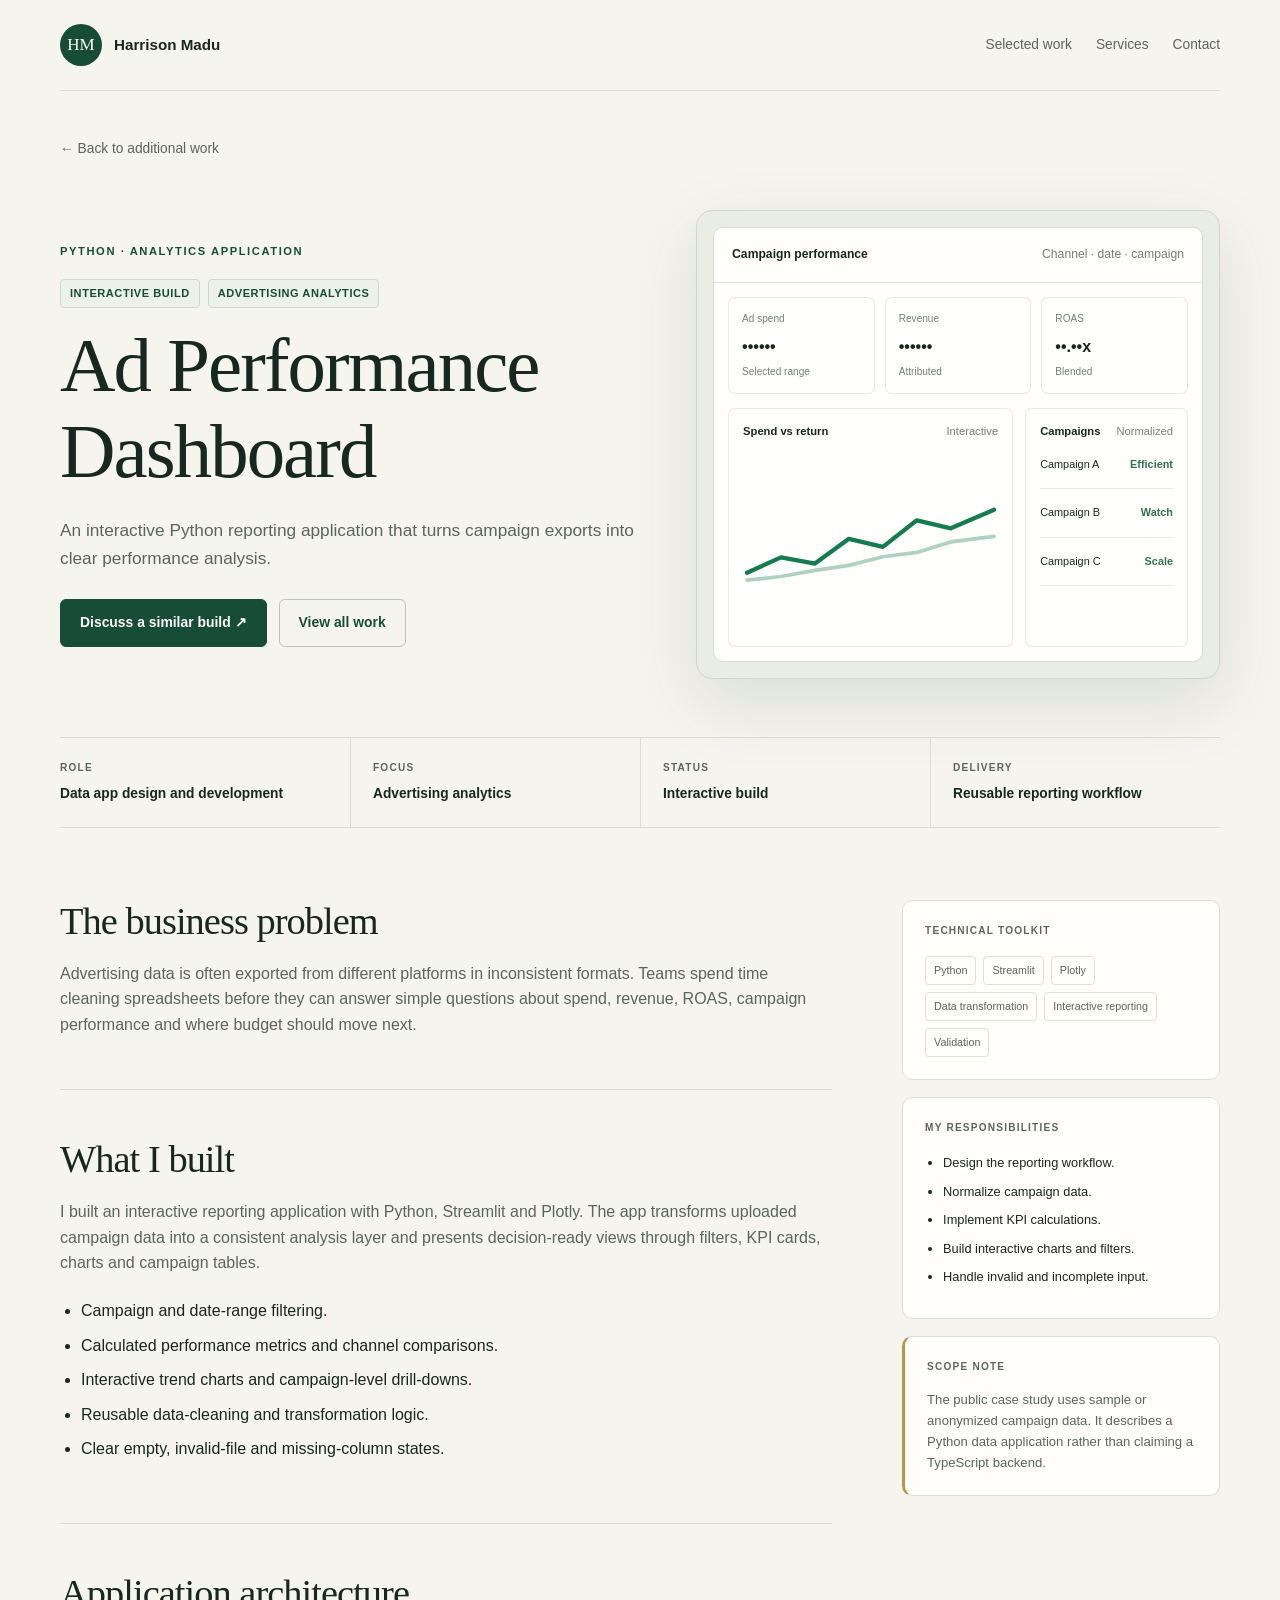
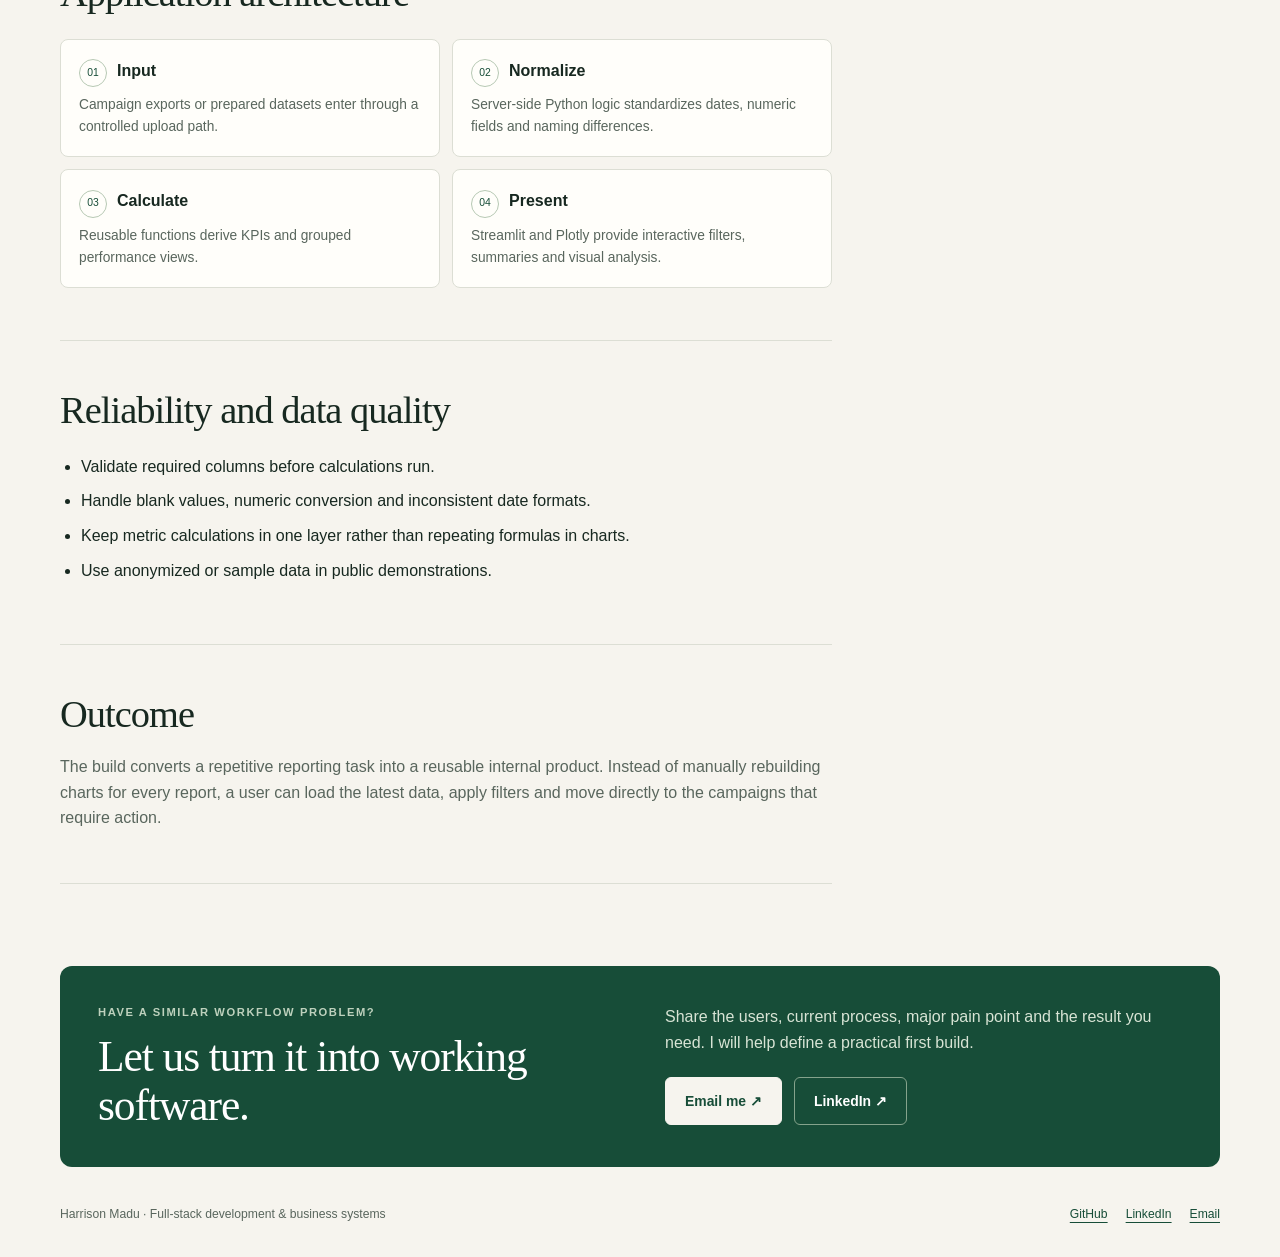
<file: docs/projects/ad-performance-dashboard/index.html>
<!DOCTYPE html>
    <html lang="en">
    <head>
      <meta charset="utf-8" />
      <meta name="viewport" content="width=device-width, initial-scale=1" />
      <title>Ad Performance Dashboard case study | Harrison Madu</title>
      <meta name="description" content="An interactive Python reporting application that turns campaign exports into clear performance analysis." />
      <meta name="theme-color" content="#174d38" />
      <meta property="og:type" content="website" />
      <meta property="og:title" content="Ad Performance Dashboard case study | Harrison Madu" />
      <meta property="og:description" content="An interactive Python reporting application that turns campaign exports into clear performance analysis." />
      <meta property="og:url" content="https://harrisonmadu.github.io/Portfolio/projects/ad-performance-dashboard/" />
      <link rel="canonical" href="https://harrisonmadu.github.io/Portfolio/projects/ad-performance-dashboard/" />
      <link rel="stylesheet" href="../../assets/portfolio.css" />
      <link rel="stylesheet" href="../../assets/case-study.css" />
    </head>
    <body>
      <a class="skip-link" href="#case-main">Skip to case study</a>
      <header class="site-header wrap">
        <a class="brand" href="/Portfolio/"><span class="monogram" aria-hidden="true">HM</span> Harrison Madu</a>
        <nav aria-label="Case study navigation">
          <a href="/Portfolio/#work">Selected work</a>
          <a href="/Portfolio/#services">Services</a>
          <a href="/Portfolio/#contact">Contact</a>
        </nav>
      </header>

      <main class="wrap case-main" id="case-main">
        <a class="back-link" href="/Portfolio/#more-work">← Back to additional work</a>

        <section class="case-hero">
          <div class="case-hero-copy">
            <span class="eyebrow">PYTHON · ANALYTICS APPLICATION</span>
            <div class="case-badges"><span>Interactive build</span><span>Advertising analytics</span></div>
            <h1>Ad Performance Dashboard</h1>
            <p class="case-summary">An interactive Python reporting application that turns campaign exports into clear performance analysis.</p>
            <div class="actions">
              <a class="button" href="mailto:dardtechsystems@outlook.com?subject=Ad%20Performance%20Dashboard%20project%20enquiry">Discuss a similar build ↗</a>
              <a class="button secondary" href="/Portfolio/#work">View all work</a>
            </div>
          </div>
          <div class="case-visual" aria-label="Illustrative interface preview">
            <div class="visual-window">
  <div class="visual-toolbar"><strong>Campaign performance</strong><span>Channel · date · campaign</span></div>
  <div class="visual-metrics compact">
    <div class="visual-metric"><small>Ad spend</small><b>••••••</b><i>Selected range</i></div>
    <div class="visual-metric"><small>Revenue</small><b>••••••</b><i>Attributed</i></div>
    <div class="visual-metric"><small>ROAS</small><b>••.••x</b><i>Blended</i></div>
  </div>
  <div class="visual-grid ads-grid">
    <div class="visual-panel">
      <div class="visual-panel-head"><strong>Spend vs return</strong><span>Interactive</span></div>
      <div class="line-chart" aria-hidden="true"><svg viewBox="0 0 400 150" role="img"><polyline points="0,120 55,95 110,105 165,65 220,78 275,35 330,48 400,18" fill="none" stroke="currentColor" stroke-width="7" stroke-linecap="round" stroke-linejoin="round"/><polyline points="0,132 55,126 110,116 165,108 220,94 275,87 330,70 400,61" fill="none" stroke="currentColor" stroke-opacity=".35" stroke-width="6" stroke-linecap="round"/></svg></div>
    </div>
    <div class="visual-panel visual-list">
      <div class="visual-panel-head"><strong>Campaigns</strong><span>Normalized</span></div>
      <div class="visual-row"><span>Campaign A</span><b>Efficient</b></div>
      <div class="visual-row"><span>Campaign B</span><b>Watch</b></div>
      <div class="visual-row"><span>Campaign C</span><b>Scale</b></div>
    </div>
  </div>
</div>
          </div>
        </section>

        <section class="case-facts" aria-label="Project facts">
          <div class="case-fact"><span>ROLE</span><strong>Data app design and development</strong></div>
          <div class="case-fact"><span>FOCUS</span><strong>Advertising analytics</strong></div>
          <div class="case-fact"><span>STATUS</span><strong>Interactive build</strong></div>
          <div class="case-fact"><span>DELIVERY</span><strong>Reusable reporting workflow</strong></div>
        </section>

        <div class="case-layout">
          <article class="case-content">
            <section class="case-section">
      <h2>The business problem</h2>
      <p>Advertising data is often exported from different platforms in inconsistent formats. Teams spend time cleaning spreadsheets before they can answer simple questions about spend, revenue, ROAS, campaign performance and where budget should move next.</p>
    </section>
<section class="case-section">
      <h2>What I built</h2>
      <p>I built an interactive reporting application with Python, Streamlit and Plotly. The app transforms uploaded campaign data into a consistent analysis layer and presents decision-ready views through filters, KPI cards, charts and campaign tables.</p><ul><li>Campaign and date-range filtering.</li><li>Calculated performance metrics and channel comparisons.</li><li>Interactive trend charts and campaign-level drill-downs.</li><li>Reusable data-cleaning and transformation logic.</li><li>Clear empty, invalid-file and missing-column states.</li></ul>
    </section>
<section class="case-section">
      <h2>Application architecture</h2>
      <div class="flow-list"><div><span>01</span><strong>Input</strong><p>Campaign exports or prepared datasets enter through a controlled upload path.</p></div><div><span>02</span><strong>Normalize</strong><p>Server-side Python logic standardizes dates, numeric fields and naming differences.</p></div><div><span>03</span><strong>Calculate</strong><p>Reusable functions derive KPIs and grouped performance views.</p></div><div><span>04</span><strong>Present</strong><p>Streamlit and Plotly provide interactive filters, summaries and visual analysis.</p></div></div>
    </section>
<section class="case-section">
      <h2>Reliability and data quality</h2>
      <ul><li>Validate required columns before calculations run.</li><li>Handle blank values, numeric conversion and inconsistent date formats.</li><li>Keep metric calculations in one layer rather than repeating formulas in charts.</li><li>Use anonymized or sample data in public demonstrations.</li></ul>
    </section>
<section class="case-section">
      <h2>Outcome</h2>
      <p>The build converts a repetitive reporting task into a reusable internal product. Instead of manually rebuilding charts for every report, a user can load the latest data, apply filters and move directly to the campaigns that require action.</p>
    </section>
          </article>

          <aside class="case-sidebar" aria-label="Technical summary">
            <section class="side-card">
              <span class="side-label">TECHNICAL TOOLKIT</span>
              <div class="case-tags"><span>Python</span><span>Streamlit</span><span>Plotly</span><span>Data transformation</span><span>Interactive reporting</span><span>Validation</span></div>
            </section>
            <section class="side-card">
              <span class="side-label">MY RESPONSIBILITIES</span>
              <ul><li>Design the reporting workflow.</li><li>Normalize campaign data.</li><li>Implement KPI calculations.</li><li>Build interactive charts and filters.</li><li>Handle invalid and incomplete input.</li></ul>
            </section>
            <section class="side-card scope-card">
              <span class="side-label">SCOPE NOTE</span>
              <p>The public case study uses sample or anonymized campaign data. It describes a Python data application rather than claiming a TypeScript backend.</p>

            </section>
          </aside>
        </div>

        <section class="case-contact">
          <div>
            <span class="eyebrow">Have a similar workflow problem?</span>
            <h2>Let us turn it into working software.</h2>
          </div>
          <div>
            <p>Share the users, current process, major pain point and the result you need. I will help define a practical first build.</p>
            <div class="actions">
              <a class="button" href="mailto:dardtechsystems@outlook.com">Email me ↗</a>
              <a class="button secondary" href="https://www.linkedin.com/in/harrison-madu-7555b3349">LinkedIn ↗</a>
            </div>
          </div>
        </section>
      </main>

      <footer class="site-footer wrap">
        <p>Harrison Madu · Full-stack development &amp; business systems</p>
        <div><a href="https://github.com/HarrisonMadu">GitHub</a><a href="https://www.linkedin.com/in/harrison-madu-7555b3349">LinkedIn</a><a href="mailto:dardtechsystems@outlook.com">Email</a></div>
      </footer>
    </body>
    </html>
</file>
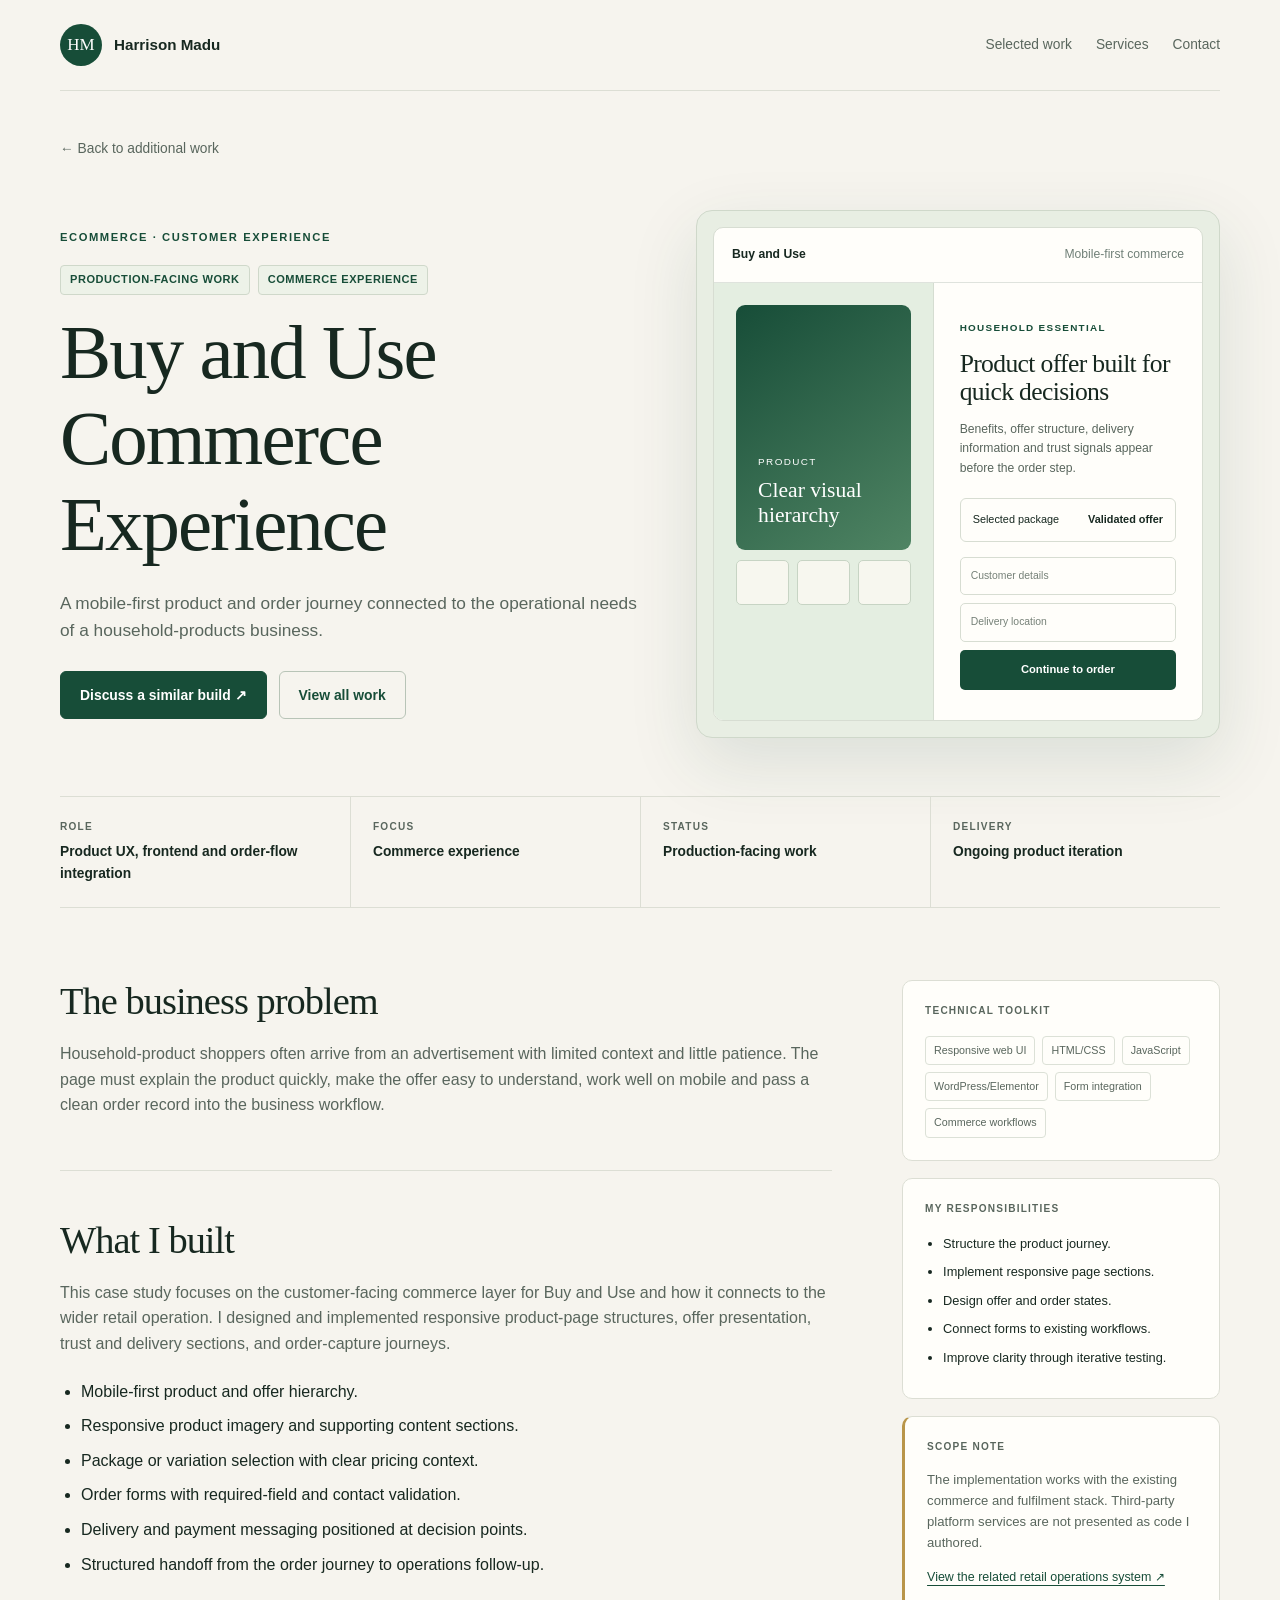
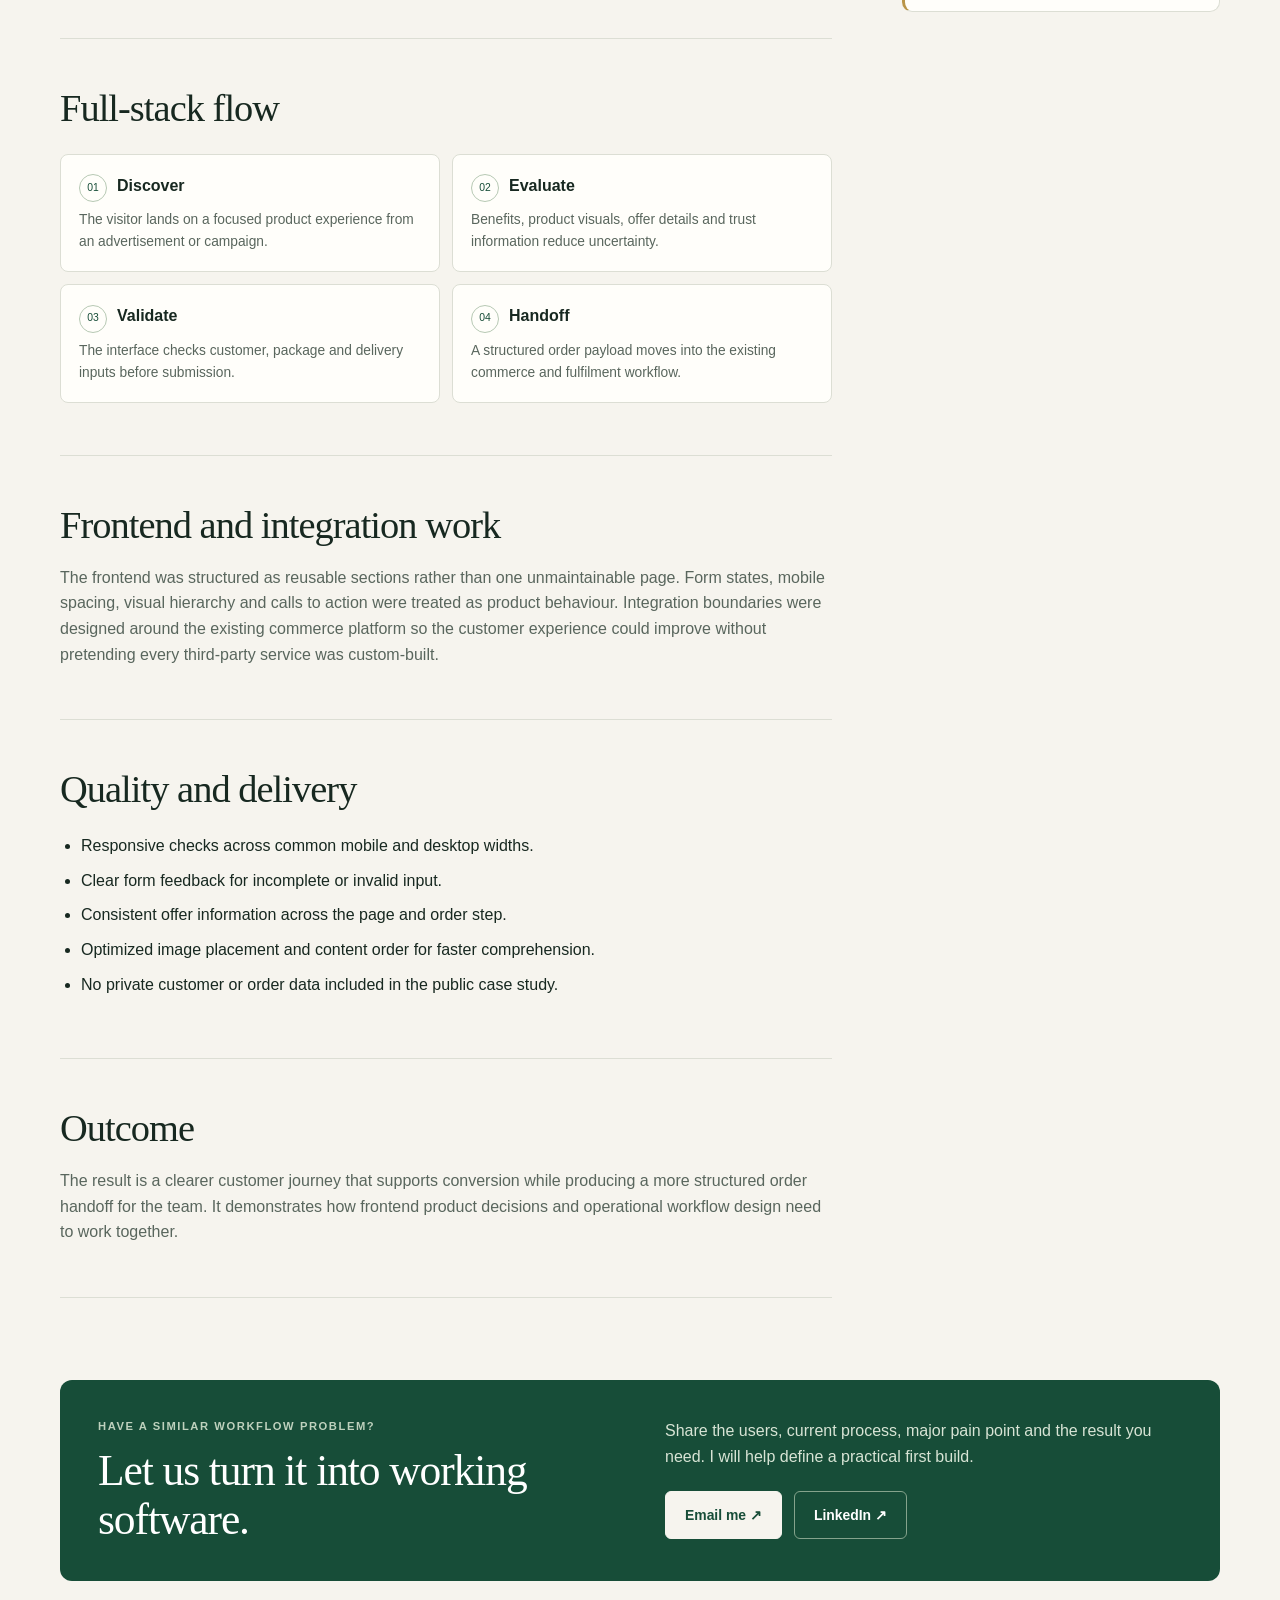
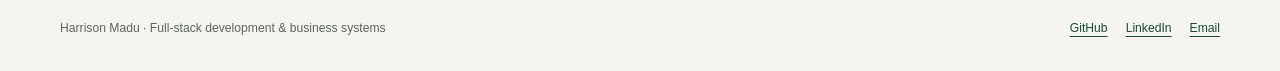
<file: docs/projects/buy-and-use/index.html>
<!DOCTYPE html>
    <html lang="en">
    <head>
      <meta charset="utf-8" />
      <meta name="viewport" content="width=device-width, initial-scale=1" />
      <title>Buy and Use Commerce Experience case study | Harrison Madu</title>
      <meta name="description" content="A mobile-first product and order journey connected to the operational needs of a household-products business." />
      <meta name="theme-color" content="#174d38" />
      <meta property="og:type" content="website" />
      <meta property="og:title" content="Buy and Use Commerce Experience case study | Harrison Madu" />
      <meta property="og:description" content="A mobile-first product and order journey connected to the operational needs of a household-products business." />
      <meta property="og:url" content="https://harrisonmadu.github.io/Portfolio/projects/buy-and-use/" />
      <link rel="canonical" href="https://harrisonmadu.github.io/Portfolio/projects/buy-and-use/" />
      <link rel="stylesheet" href="../../assets/portfolio.css" />
      <link rel="stylesheet" href="../../assets/case-study.css" />
    </head>
    <body>
      <a class="skip-link" href="#case-main">Skip to case study</a>
      <header class="site-header wrap">
        <a class="brand" href="/Portfolio/"><span class="monogram" aria-hidden="true">HM</span> Harrison Madu</a>
        <nav aria-label="Case study navigation">
          <a href="/Portfolio/#work">Selected work</a>
          <a href="/Portfolio/#services">Services</a>
          <a href="/Portfolio/#contact">Contact</a>
        </nav>
      </header>

      <main class="wrap case-main" id="case-main">
        <a class="back-link" href="/Portfolio/#more-work">← Back to additional work</a>

        <section class="case-hero">
          <div class="case-hero-copy">
            <span class="eyebrow">ECOMMERCE · CUSTOMER EXPERIENCE</span>
            <div class="case-badges"><span>Production-facing work</span><span>Commerce experience</span></div>
            <h1>Buy and Use Commerce Experience</h1>
            <p class="case-summary">A mobile-first product and order journey connected to the operational needs of a household-products business.</p>
            <div class="actions">
              <a class="button" href="mailto:dardtechsystems@outlook.com?subject=Buy%20and%20Use%20Commerce%20Experience%20project%20enquiry">Discuss a similar build ↗</a>
              <a class="button secondary" href="/Portfolio/#work">View all work</a>
            </div>
          </div>
          <div class="case-visual" aria-label="Illustrative interface preview">
            <div class="visual-window commerce-preview">
  <div class="visual-toolbar"><strong>Buy and Use</strong><span>Mobile-first commerce</span></div>
  <div class="commerce-grid">
    <div class="product-stage">
      <div class="product-placeholder"><span>PRODUCT</span><b>Clear visual hierarchy</b></div>
      <div class="thumbnail-row"><i></i><i></i><i></i></div>
    </div>
    <div class="product-details">
      <small>HOUSEHOLD ESSENTIAL</small>
      <h3>Product offer built for quick decisions</h3>
      <p>Benefits, offer structure, delivery information and trust signals appear before the order step.</p>
      <div class="offer-box"><span>Selected package</span><b>Validated offer</b></div>
      <div class="form-preview"><span>Customer details</span><span>Delivery location</span><button type="button">Continue to order</button></div>
    </div>
  </div>
</div>
          </div>
        </section>

        <section class="case-facts" aria-label="Project facts">
          <div class="case-fact"><span>ROLE</span><strong>Product UX, frontend and order-flow integration</strong></div>
          <div class="case-fact"><span>FOCUS</span><strong>Commerce experience</strong></div>
          <div class="case-fact"><span>STATUS</span><strong>Production-facing work</strong></div>
          <div class="case-fact"><span>DELIVERY</span><strong>Ongoing product iteration</strong></div>
        </section>

        <div class="case-layout">
          <article class="case-content">
            <section class="case-section">
      <h2>The business problem</h2>
      <p>Household-product shoppers often arrive from an advertisement with limited context and little patience. The page must explain the product quickly, make the offer easy to understand, work well on mobile and pass a clean order record into the business workflow.</p>
    </section>
<section class="case-section">
      <h2>What I built</h2>
      <p>This case study focuses on the customer-facing commerce layer for Buy and Use and how it connects to the wider retail operation. I designed and implemented responsive product-page structures, offer presentation, trust and delivery sections, and order-capture journeys.</p><ul><li>Mobile-first product and offer hierarchy.</li><li>Responsive product imagery and supporting content sections.</li><li>Package or variation selection with clear pricing context.</li><li>Order forms with required-field and contact validation.</li><li>Delivery and payment messaging positioned at decision points.</li><li>Structured handoff from the order journey to operations follow-up.</li></ul>
    </section>
<section class="case-section">
      <h2>Full-stack flow</h2>
      <div class="flow-list"><div><span>01</span><strong>Discover</strong><p>The visitor lands on a focused product experience from an advertisement or campaign.</p></div><div><span>02</span><strong>Evaluate</strong><p>Benefits, product visuals, offer details and trust information reduce uncertainty.</p></div><div><span>03</span><strong>Validate</strong><p>The interface checks customer, package and delivery inputs before submission.</p></div><div><span>04</span><strong>Handoff</strong><p>A structured order payload moves into the existing commerce and fulfilment workflow.</p></div></div>
    </section>
<section class="case-section">
      <h2>Frontend and integration work</h2>
      <p>The frontend was structured as reusable sections rather than one unmaintainable page. Form states, mobile spacing, visual hierarchy and calls to action were treated as product behaviour. Integration boundaries were designed around the existing commerce platform so the customer experience could improve without pretending every third-party service was custom-built.</p>
    </section>
<section class="case-section">
      <h2>Quality and delivery</h2>
      <ul><li>Responsive checks across common mobile and desktop widths.</li><li>Clear form feedback for incomplete or invalid input.</li><li>Consistent offer information across the page and order step.</li><li>Optimized image placement and content order for faster comprehension.</li><li>No private customer or order data included in the public case study.</li></ul>
    </section>
<section class="case-section">
      <h2>Outcome</h2>
      <p>The result is a clearer customer journey that supports conversion while producing a more structured order handoff for the team. It demonstrates how frontend product decisions and operational workflow design need to work together.</p>
    </section>
          </article>

          <aside class="case-sidebar" aria-label="Technical summary">
            <section class="side-card">
              <span class="side-label">TECHNICAL TOOLKIT</span>
              <div class="case-tags"><span>Responsive web UI</span><span>HTML/CSS</span><span>JavaScript</span><span>WordPress/Elementor</span><span>Form integration</span><span>Commerce workflows</span></div>
            </section>
            <section class="side-card">
              <span class="side-label">MY RESPONSIBILITIES</span>
              <ul><li>Structure the product journey.</li><li>Implement responsive page sections.</li><li>Design offer and order states.</li><li>Connect forms to existing workflows.</li><li>Improve clarity through iterative testing.</li></ul>
            </section>
            <section class="side-card scope-card">
              <span class="side-label">SCOPE NOTE</span>
              <p>The implementation works with the existing commerce and fulfilment stack. Third-party platform services are not presented as code I authored.</p>
              <a class="text-link" href="/Portfolio/#buy-and-use">View the related retail operations system ↗</a>
            </section>
          </aside>
        </div>

        <section class="case-contact">
          <div>
            <span class="eyebrow">Have a similar workflow problem?</span>
            <h2>Let us turn it into working software.</h2>
          </div>
          <div>
            <p>Share the users, current process, major pain point and the result you need. I will help define a practical first build.</p>
            <div class="actions">
              <a class="button" href="mailto:dardtechsystems@outlook.com">Email me ↗</a>
              <a class="button secondary" href="https://www.linkedin.com/in/harrison-madu-7555b3349">LinkedIn ↗</a>
            </div>
          </div>
        </section>
      </main>

      <footer class="site-footer wrap">
        <p>Harrison Madu · Full-stack development &amp; business systems</p>
        <div><a href="https://github.com/HarrisonMadu">GitHub</a><a href="https://www.linkedin.com/in/harrison-madu-7555b3349">LinkedIn</a><a href="mailto:dardtechsystems@outlook.com">Email</a></div>
      </footer>
    </body>
    </html>
</file>
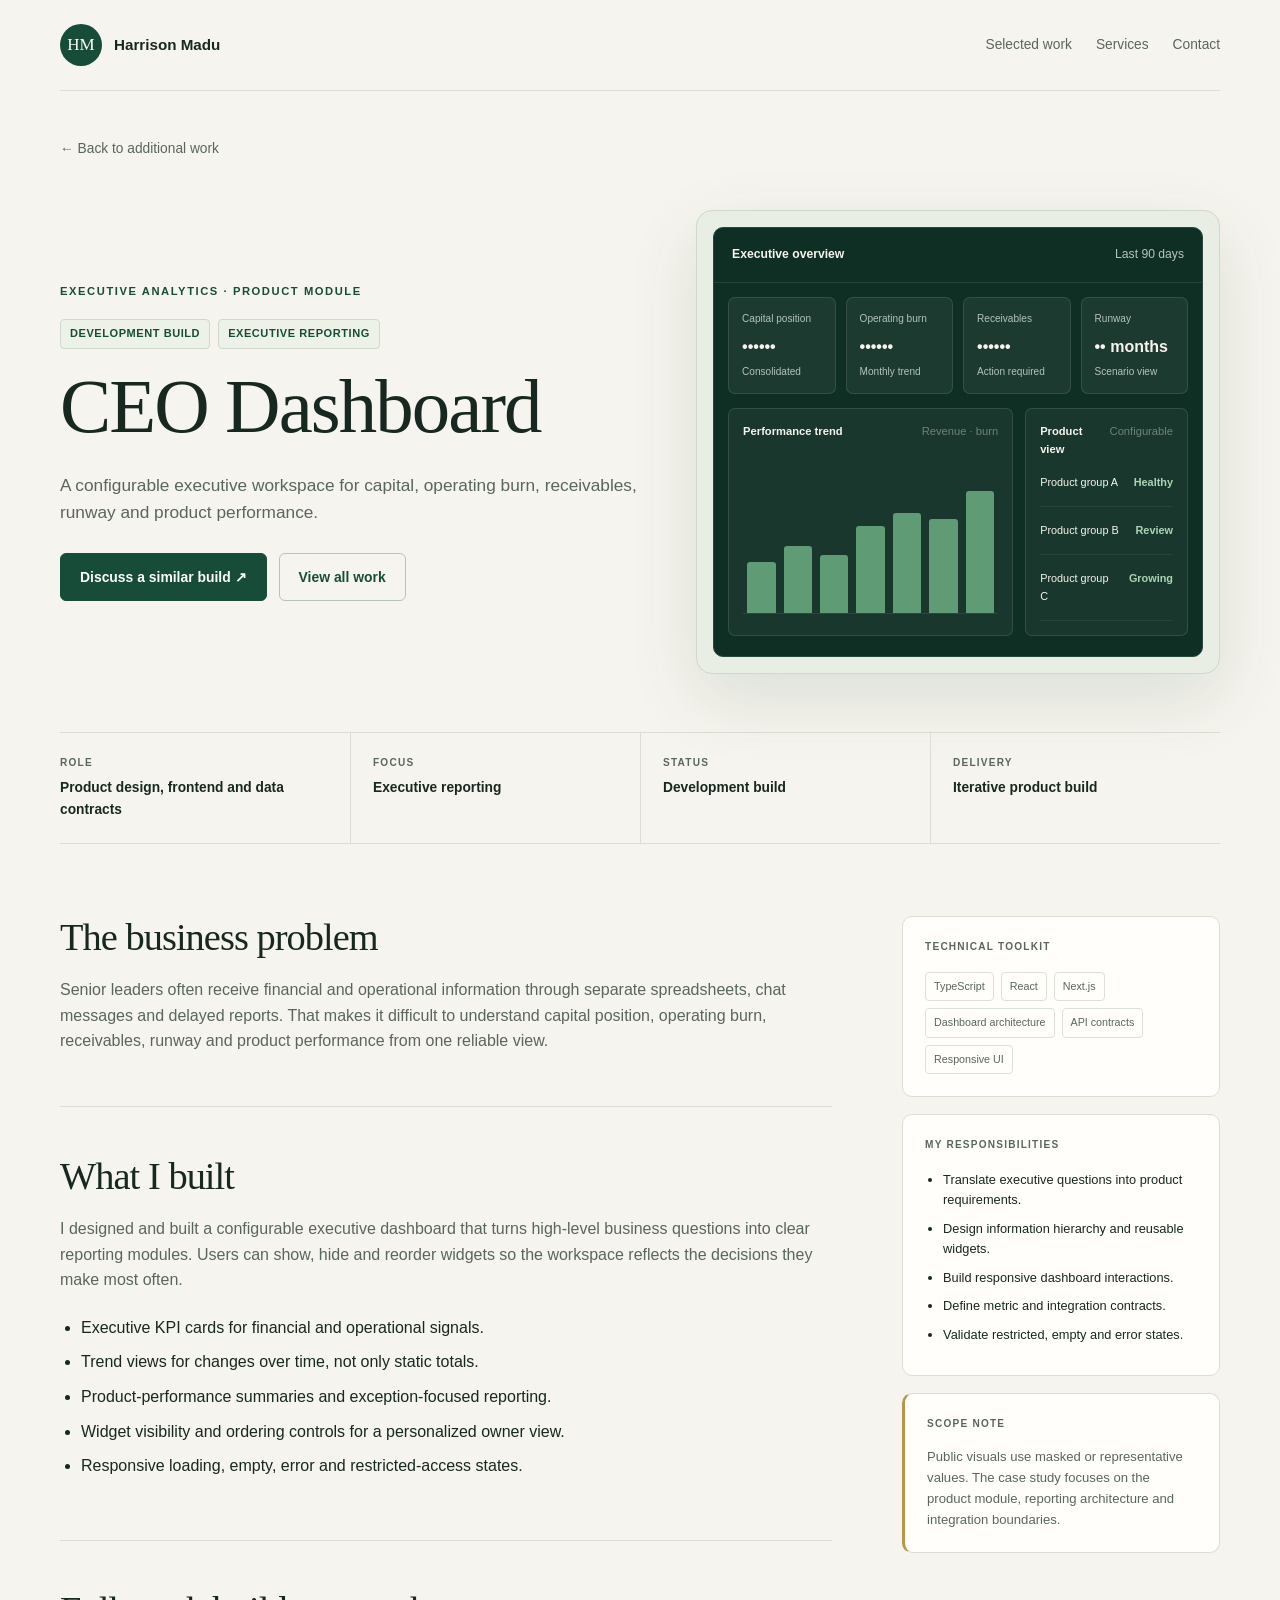
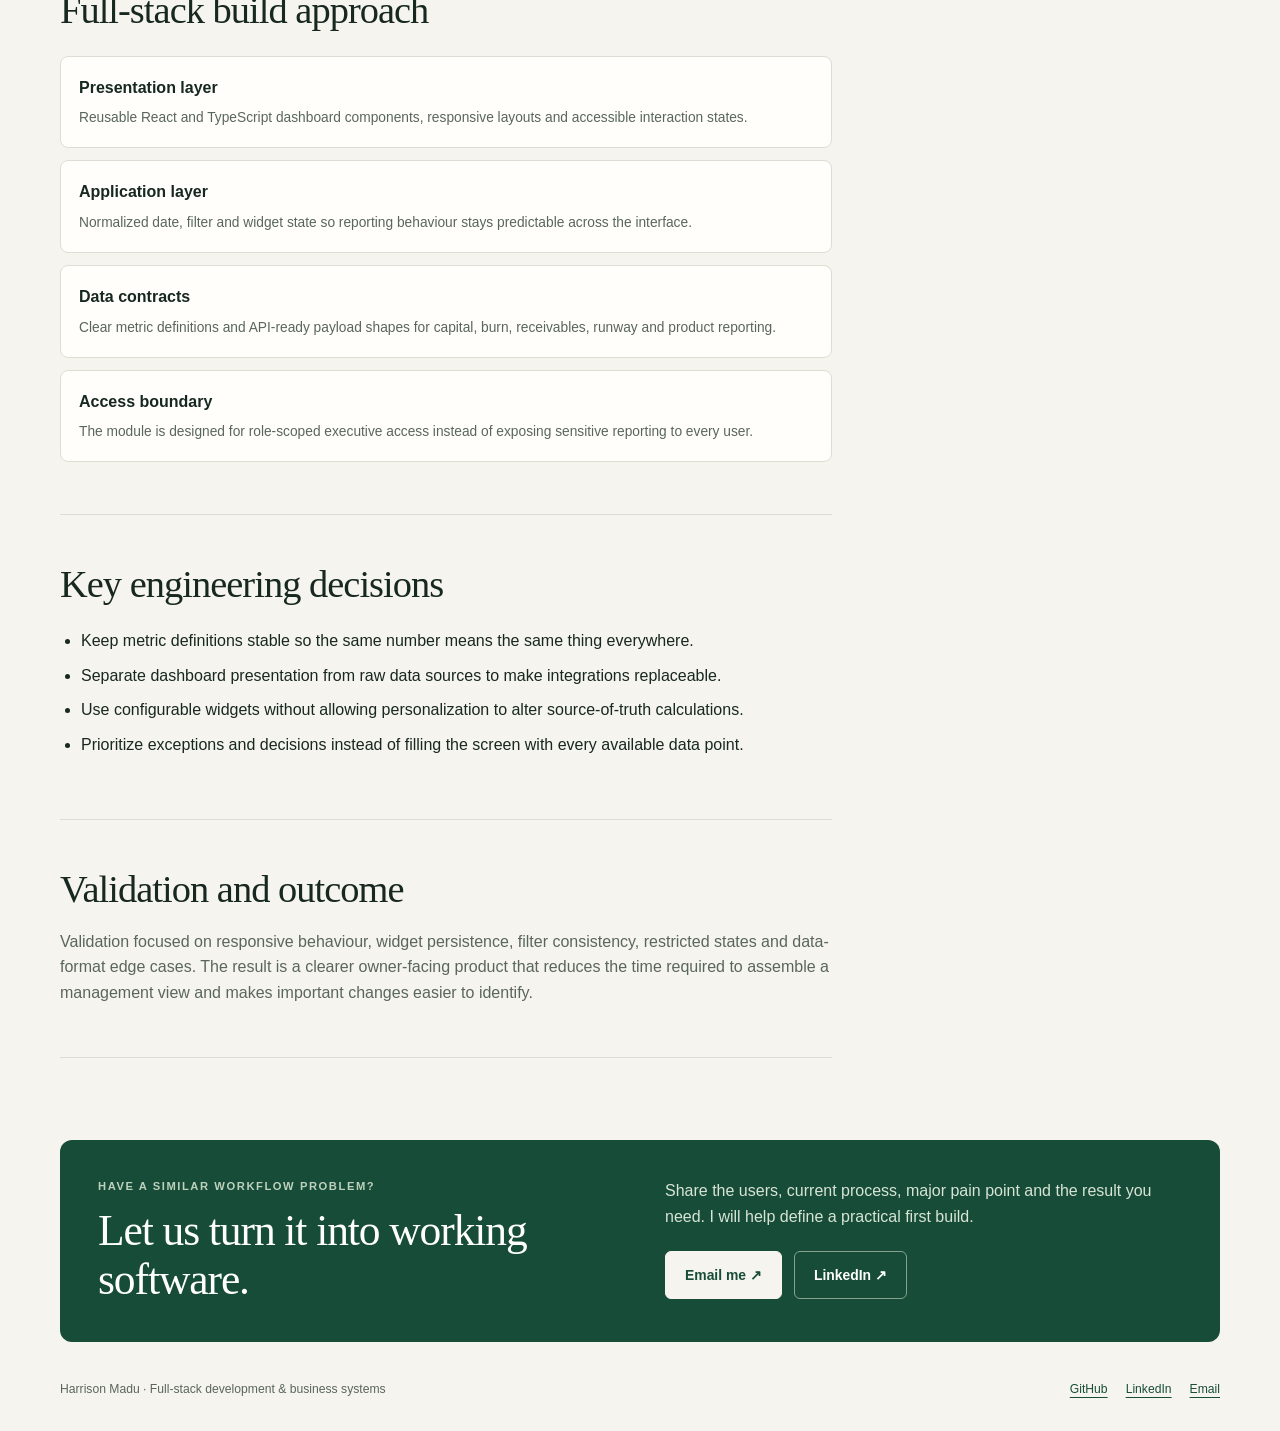
<file: docs/projects/ceo-dashboard/index.html>
<!DOCTYPE html>
    <html lang="en">
    <head>
      <meta charset="utf-8" />
      <meta name="viewport" content="width=device-width, initial-scale=1" />
      <title>CEO Dashboard case study | Harrison Madu</title>
      <meta name="description" content="A configurable executive workspace for capital, operating burn, receivables, runway and product performance." />
      <meta name="theme-color" content="#174d38" />
      <meta property="og:type" content="website" />
      <meta property="og:title" content="CEO Dashboard case study | Harrison Madu" />
      <meta property="og:description" content="A configurable executive workspace for capital, operating burn, receivables, runway and product performance." />
      <meta property="og:url" content="https://harrisonmadu.github.io/Portfolio/projects/ceo-dashboard/" />
      <link rel="canonical" href="https://harrisonmadu.github.io/Portfolio/projects/ceo-dashboard/" />
      <link rel="stylesheet" href="../../assets/portfolio.css" />
      <link rel="stylesheet" href="../../assets/case-study.css" />
    </head>
    <body>
      <a class="skip-link" href="#case-main">Skip to case study</a>
      <header class="site-header wrap">
        <a class="brand" href="/Portfolio/"><span class="monogram" aria-hidden="true">HM</span> Harrison Madu</a>
        <nav aria-label="Case study navigation">
          <a href="/Portfolio/#work">Selected work</a>
          <a href="/Portfolio/#services">Services</a>
          <a href="/Portfolio/#contact">Contact</a>
        </nav>
      </header>

      <main class="wrap case-main" id="case-main">
        <a class="back-link" href="/Portfolio/#more-work">← Back to additional work</a>

        <section class="case-hero">
          <div class="case-hero-copy">
            <span class="eyebrow">EXECUTIVE ANALYTICS · PRODUCT MODULE</span>
            <div class="case-badges"><span>Development build</span><span>Executive reporting</span></div>
            <h1>CEO Dashboard</h1>
            <p class="case-summary">A configurable executive workspace for capital, operating burn, receivables, runway and product performance.</p>
            <div class="actions">
              <a class="button" href="mailto:dardtechsystems@outlook.com?subject=CEO%20Dashboard%20project%20enquiry">Discuss a similar build ↗</a>
              <a class="button secondary" href="/Portfolio/#work">View all work</a>
            </div>
          </div>
          <div class="case-visual" aria-label="Illustrative interface preview">
            <div class="visual-window visual-window-dark">
  <div class="visual-toolbar"><strong>Executive overview</strong><span>Last 90 days</span></div>
  <div class="visual-metrics">
    <div class="visual-metric"><small>Capital position</small><b>••••••</b><i>Consolidated</i></div>
    <div class="visual-metric"><small>Operating burn</small><b>••••••</b><i>Monthly trend</i></div>
    <div class="visual-metric"><small>Receivables</small><b>••••••</b><i>Action required</i></div>
    <div class="visual-metric"><small>Runway</small><b>•• months</b><i>Scenario view</i></div>
  </div>
  <div class="visual-grid">
    <div class="visual-panel">
      <div class="visual-panel-head"><strong>Performance trend</strong><span>Revenue · burn</span></div>
      <div class="visual-chart" aria-hidden="true"><span style="height:34%"></span><span style="height:45%"></span><span style="height:39%"></span><span style="height:58%"></span><span style="height:67%"></span><span style="height:63%"></span><span style="height:82%"></span></div>
    </div>
    <div class="visual-panel visual-list">
      <div class="visual-panel-head"><strong>Product view</strong><span>Configurable</span></div>
      <div class="visual-row"><span>Product group A</span><b>Healthy</b></div>
      <div class="visual-row"><span>Product group B</span><b>Review</b></div>
      <div class="visual-row"><span>Product group C</span><b>Growing</b></div>
    </div>
  </div>
</div>
          </div>
        </section>

        <section class="case-facts" aria-label="Project facts">
          <div class="case-fact"><span>ROLE</span><strong>Product design, frontend and data contracts</strong></div>
          <div class="case-fact"><span>FOCUS</span><strong>Executive reporting</strong></div>
          <div class="case-fact"><span>STATUS</span><strong>Development build</strong></div>
          <div class="case-fact"><span>DELIVERY</span><strong>Iterative product build</strong></div>
        </section>

        <div class="case-layout">
          <article class="case-content">
            <section class="case-section">
      <h2>The business problem</h2>
      <p>Senior leaders often receive financial and operational information through separate spreadsheets, chat messages and delayed reports. That makes it difficult to understand capital position, operating burn, receivables, runway and product performance from one reliable view.</p>
    </section>
<section class="case-section">
      <h2>What I built</h2>
      <p>I designed and built a configurable executive dashboard that turns high-level business questions into clear reporting modules. Users can show, hide and reorder widgets so the workspace reflects the decisions they make most often.</p><ul><li>Executive KPI cards for financial and operational signals.</li><li>Trend views for changes over time, not only static totals.</li><li>Product-performance summaries and exception-focused reporting.</li><li>Widget visibility and ordering controls for a personalized owner view.</li><li>Responsive loading, empty, error and restricted-access states.</li></ul>
    </section>
<section class="case-section">
      <h2>Full-stack build approach</h2>
      <div class="layer-list"><div><strong>Presentation layer</strong><p>Reusable React and TypeScript dashboard components, responsive layouts and accessible interaction states.</p></div><div><strong>Application layer</strong><p>Normalized date, filter and widget state so reporting behaviour stays predictable across the interface.</p></div><div><strong>Data contracts</strong><p>Clear metric definitions and API-ready payload shapes for capital, burn, receivables, runway and product reporting.</p></div><div><strong>Access boundary</strong><p>The module is designed for role-scoped executive access instead of exposing sensitive reporting to every user.</p></div></div>
    </section>
<section class="case-section">
      <h2>Key engineering decisions</h2>
      <ul><li>Keep metric definitions stable so the same number means the same thing everywhere.</li><li>Separate dashboard presentation from raw data sources to make integrations replaceable.</li><li>Use configurable widgets without allowing personalization to alter source-of-truth calculations.</li><li>Prioritize exceptions and decisions instead of filling the screen with every available data point.</li></ul>
    </section>
<section class="case-section">
      <h2>Validation and outcome</h2>
      <p>Validation focused on responsive behaviour, widget persistence, filter consistency, restricted states and data-format edge cases. The result is a clearer owner-facing product that reduces the time required to assemble a management view and makes important changes easier to identify.</p>
    </section>
          </article>

          <aside class="case-sidebar" aria-label="Technical summary">
            <section class="side-card">
              <span class="side-label">TECHNICAL TOOLKIT</span>
              <div class="case-tags"><span>TypeScript</span><span>React</span><span>Next.js</span><span>Dashboard architecture</span><span>API contracts</span><span>Responsive UI</span></div>
            </section>
            <section class="side-card">
              <span class="side-label">MY RESPONSIBILITIES</span>
              <ul><li>Translate executive questions into product requirements.</li><li>Design information hierarchy and reusable widgets.</li><li>Build responsive dashboard interactions.</li><li>Define metric and integration contracts.</li><li>Validate restricted, empty and error states.</li></ul>
            </section>
            <section class="side-card scope-card">
              <span class="side-label">SCOPE NOTE</span>
              <p>Public visuals use masked or representative values. The case study focuses on the product module, reporting architecture and integration boundaries.</p>

            </section>
          </aside>
        </div>

        <section class="case-contact">
          <div>
            <span class="eyebrow">Have a similar workflow problem?</span>
            <h2>Let us turn it into working software.</h2>
          </div>
          <div>
            <p>Share the users, current process, major pain point and the result you need. I will help define a practical first build.</p>
            <div class="actions">
              <a class="button" href="mailto:dardtechsystems@outlook.com">Email me ↗</a>
              <a class="button secondary" href="https://www.linkedin.com/in/harrison-madu-7555b3349">LinkedIn ↗</a>
            </div>
          </div>
        </section>
      </main>

      <footer class="site-footer wrap">
        <p>Harrison Madu · Full-stack development &amp; business systems</p>
        <div><a href="https://github.com/HarrisonMadu">GitHub</a><a href="https://www.linkedin.com/in/harrison-madu-7555b3349">LinkedIn</a><a href="mailto:dardtechsystems@outlook.com">Email</a></div>
      </footer>
    </body>
    </html>
</file>
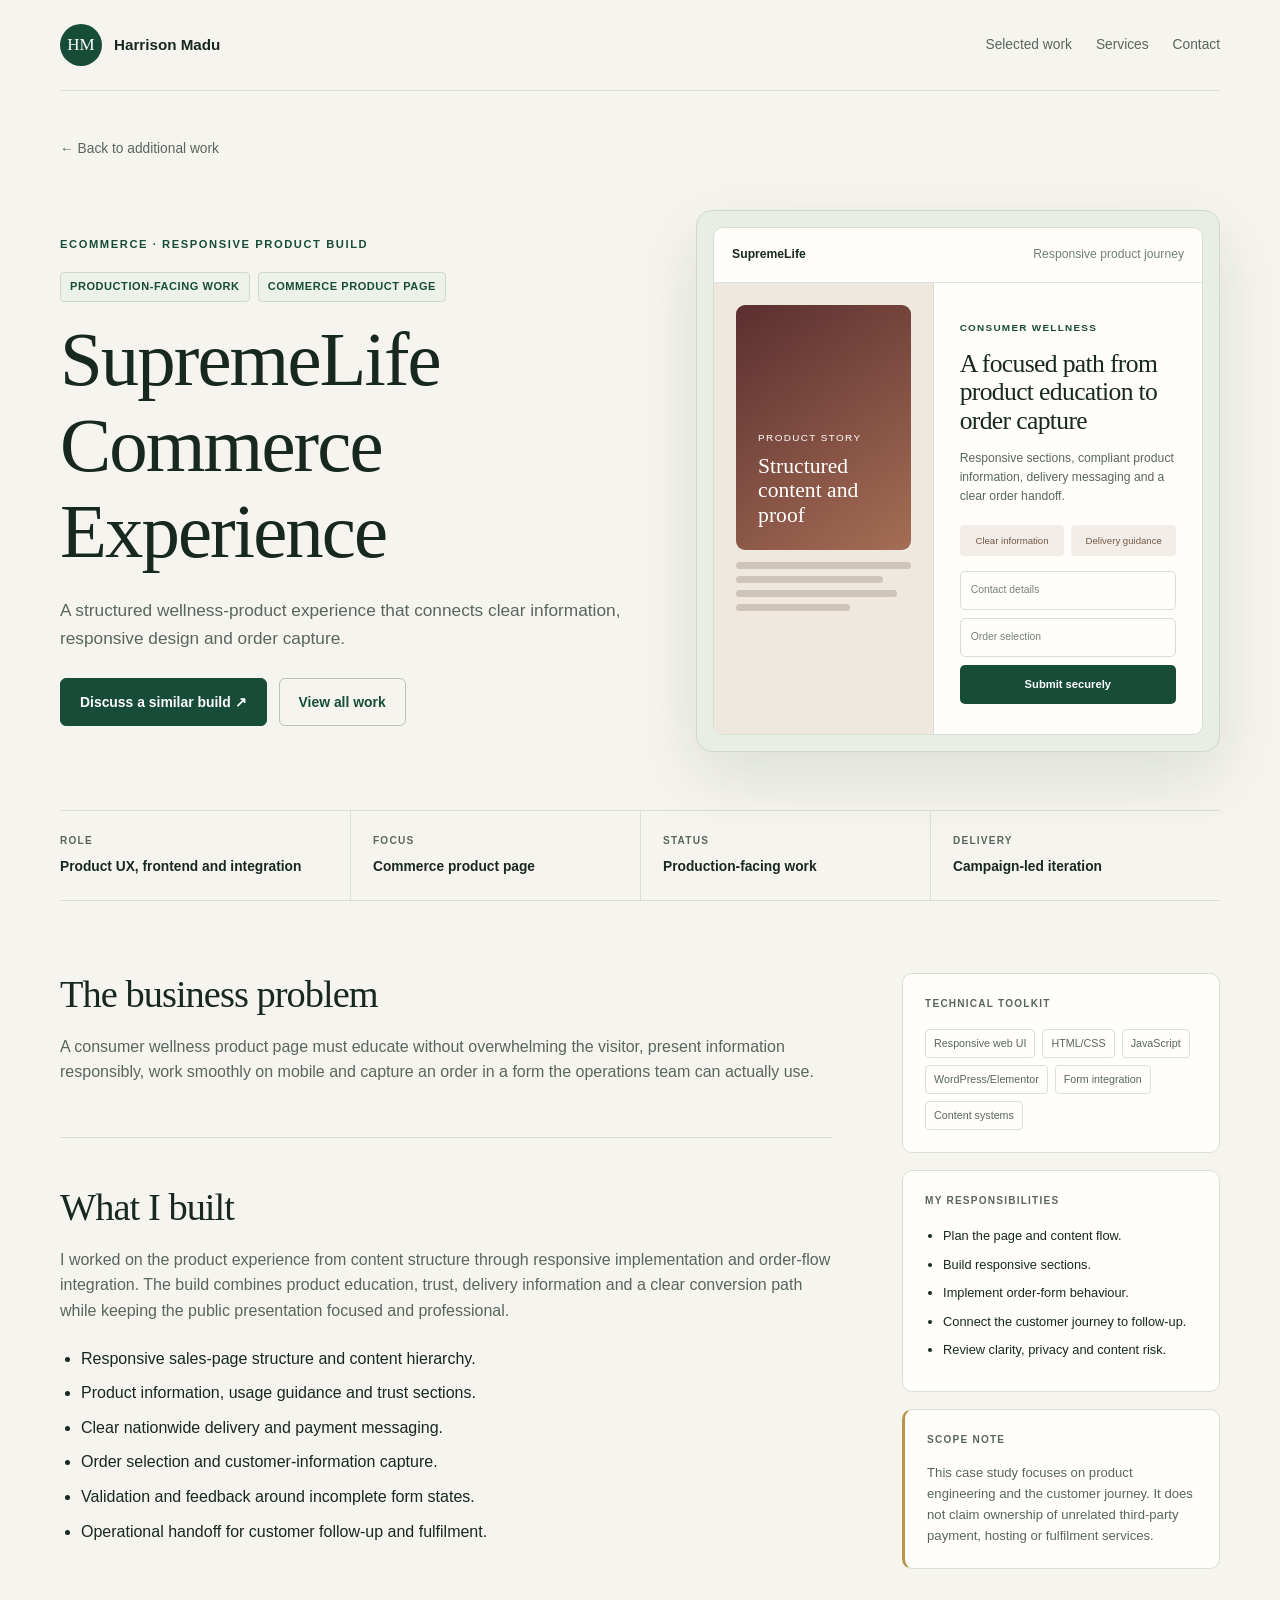
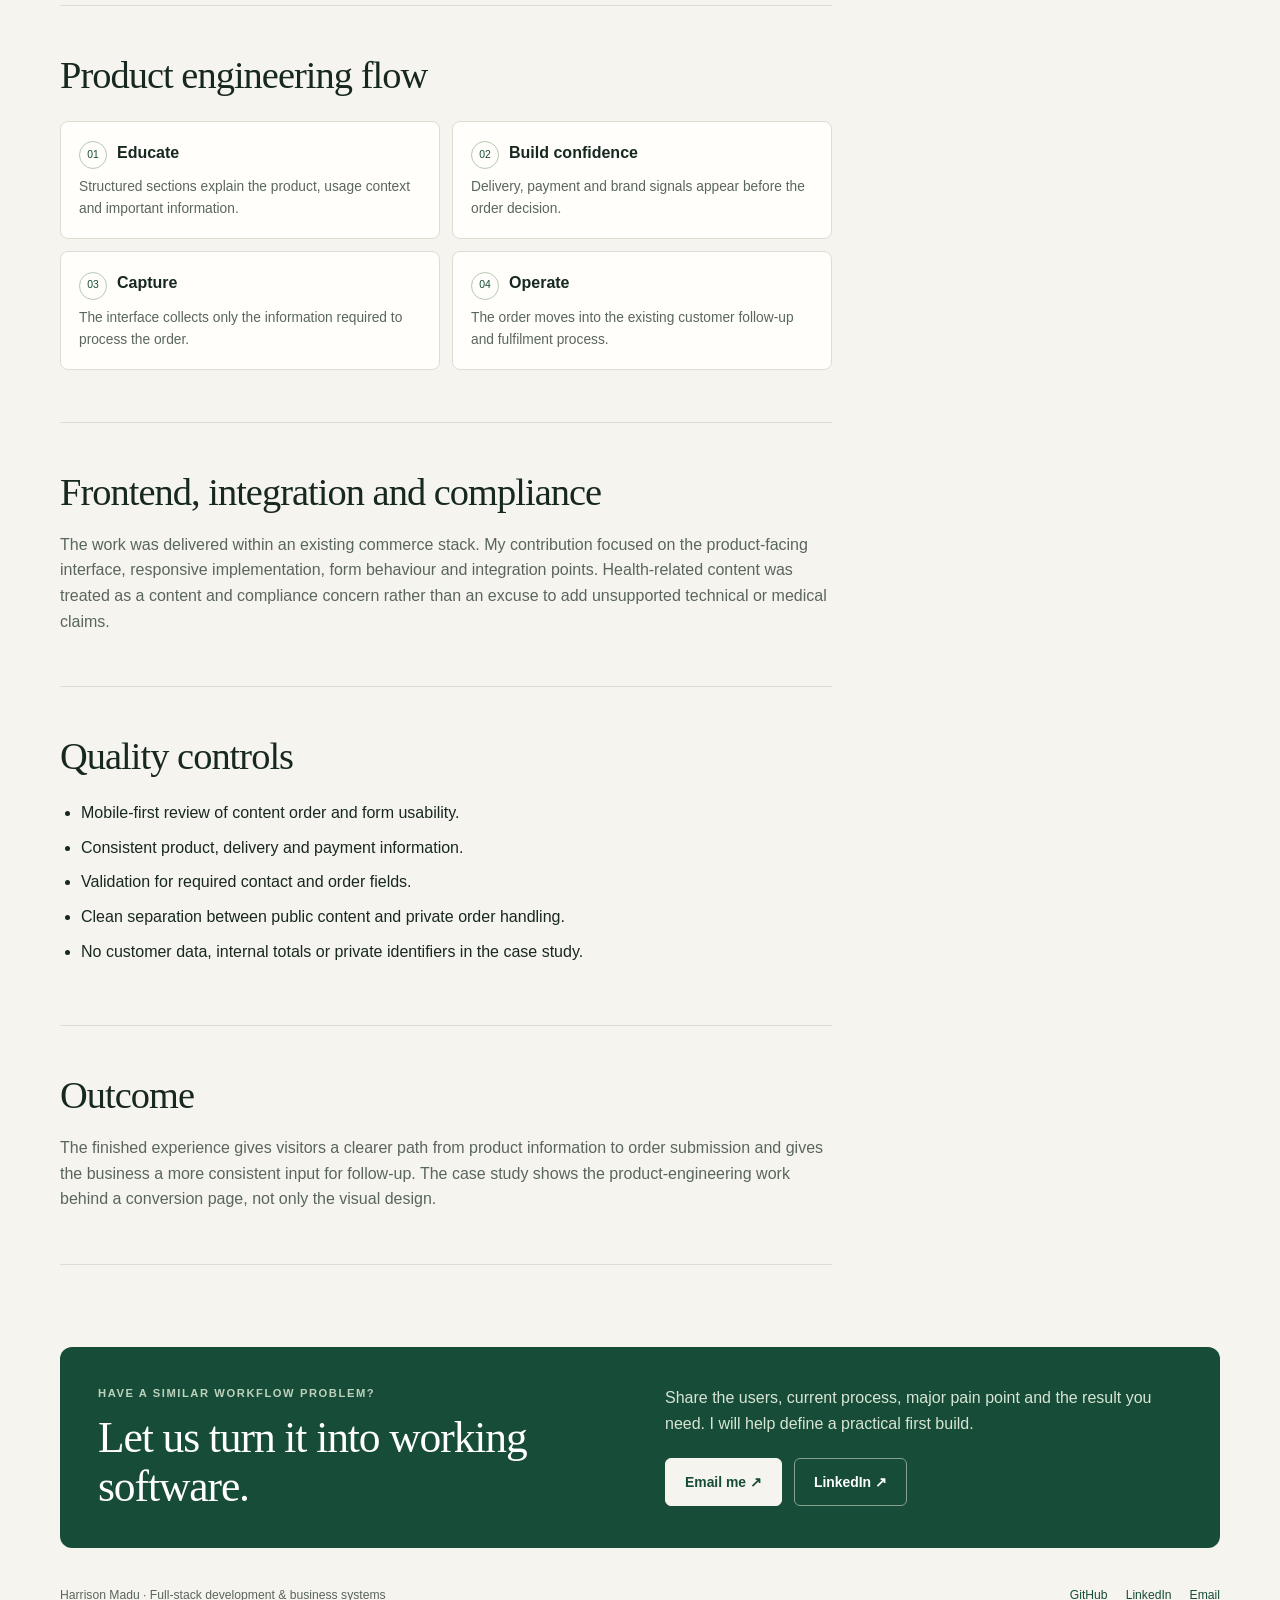
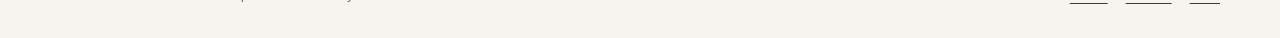
<file: docs/projects/supremelife/index.html>
<!DOCTYPE html>
    <html lang="en">
    <head>
      <meta charset="utf-8" />
      <meta name="viewport" content="width=device-width, initial-scale=1" />
      <title>SupremeLife Commerce Experience case study | Harrison Madu</title>
      <meta name="description" content="A structured wellness-product experience that connects clear information, responsive design and order capture." />
      <meta name="theme-color" content="#174d38" />
      <meta property="og:type" content="website" />
      <meta property="og:title" content="SupremeLife Commerce Experience case study | Harrison Madu" />
      <meta property="og:description" content="A structured wellness-product experience that connects clear information, responsive design and order capture." />
      <meta property="og:url" content="https://harrisonmadu.github.io/Portfolio/projects/supremelife/" />
      <link rel="canonical" href="https://harrisonmadu.github.io/Portfolio/projects/supremelife/" />
      <link rel="stylesheet" href="../../assets/portfolio.css" />
      <link rel="stylesheet" href="../../assets/case-study.css" />
    </head>
    <body>
      <a class="skip-link" href="#case-main">Skip to case study</a>
      <header class="site-header wrap">
        <a class="brand" href="/Portfolio/"><span class="monogram" aria-hidden="true">HM</span> Harrison Madu</a>
        <nav aria-label="Case study navigation">
          <a href="/Portfolio/#work">Selected work</a>
          <a href="/Portfolio/#services">Services</a>
          <a href="/Portfolio/#contact">Contact</a>
        </nav>
      </header>

      <main class="wrap case-main" id="case-main">
        <a class="back-link" href="/Portfolio/#more-work">← Back to additional work</a>

        <section class="case-hero">
          <div class="case-hero-copy">
            <span class="eyebrow">ECOMMERCE · RESPONSIVE PRODUCT BUILD</span>
            <div class="case-badges"><span>Production-facing work</span><span>Commerce product page</span></div>
            <h1>SupremeLife Commerce Experience</h1>
            <p class="case-summary">A structured wellness-product experience that connects clear information, responsive design and order capture.</p>
            <div class="actions">
              <a class="button" href="mailto:dardtechsystems@outlook.com?subject=SupremeLife%20Commerce%20Experience%20project%20enquiry">Discuss a similar build ↗</a>
              <a class="button secondary" href="/Portfolio/#work">View all work</a>
            </div>
          </div>
          <div class="case-visual" aria-label="Illustrative interface preview">
            <div class="visual-window commerce-preview wellness-preview">
  <div class="visual-toolbar"><strong>SupremeLife</strong><span>Responsive product journey</span></div>
  <div class="commerce-grid">
    <div class="product-stage wellness-stage">
      <div class="product-placeholder"><span>PRODUCT STORY</span><b>Structured content and proof</b></div>
      <div class="content-bars"><i></i><i></i><i></i><i></i></div>
    </div>
    <div class="product-details">
      <small>CONSUMER WELLNESS</small>
      <h3>A focused path from product education to order capture</h3>
      <p>Responsive sections, compliant product information, delivery messaging and a clear order handoff.</p>
      <div class="trust-row"><span>Clear information</span><span>Delivery guidance</span></div>
      <div class="form-preview"><span>Contact details</span><span>Order selection</span><button type="button">Submit securely</button></div>
    </div>
  </div>
</div>
          </div>
        </section>

        <section class="case-facts" aria-label="Project facts">
          <div class="case-fact"><span>ROLE</span><strong>Product UX, frontend and integration</strong></div>
          <div class="case-fact"><span>FOCUS</span><strong>Commerce product page</strong></div>
          <div class="case-fact"><span>STATUS</span><strong>Production-facing work</strong></div>
          <div class="case-fact"><span>DELIVERY</span><strong>Campaign-led iteration</strong></div>
        </section>

        <div class="case-layout">
          <article class="case-content">
            <section class="case-section">
      <h2>The business problem</h2>
      <p>A consumer wellness product page must educate without overwhelming the visitor, present information responsibly, work smoothly on mobile and capture an order in a form the operations team can actually use.</p>
    </section>
<section class="case-section">
      <h2>What I built</h2>
      <p>I worked on the product experience from content structure through responsive implementation and order-flow integration. The build combines product education, trust, delivery information and a clear conversion path while keeping the public presentation focused and professional.</p><ul><li>Responsive sales-page structure and content hierarchy.</li><li>Product information, usage guidance and trust sections.</li><li>Clear nationwide delivery and payment messaging.</li><li>Order selection and customer-information capture.</li><li>Validation and feedback around incomplete form states.</li><li>Operational handoff for customer follow-up and fulfilment.</li></ul>
    </section>
<section class="case-section">
      <h2>Product engineering flow</h2>
      <div class="flow-list"><div><span>01</span><strong>Educate</strong><p>Structured sections explain the product, usage context and important information.</p></div><div><span>02</span><strong>Build confidence</strong><p>Delivery, payment and brand signals appear before the order decision.</p></div><div><span>03</span><strong>Capture</strong><p>The interface collects only the information required to process the order.</p></div><div><span>04</span><strong>Operate</strong><p>The order moves into the existing customer follow-up and fulfilment process.</p></div></div>
    </section>
<section class="case-section">
      <h2>Frontend, integration and compliance</h2>
      <p>The work was delivered within an existing commerce stack. My contribution focused on the product-facing interface, responsive implementation, form behaviour and integration points. Health-related content was treated as a content and compliance concern rather than an excuse to add unsupported technical or medical claims.</p>
    </section>
<section class="case-section">
      <h2>Quality controls</h2>
      <ul><li>Mobile-first review of content order and form usability.</li><li>Consistent product, delivery and payment information.</li><li>Validation for required contact and order fields.</li><li>Clean separation between public content and private order handling.</li><li>No customer data, internal totals or private identifiers in the case study.</li></ul>
    </section>
<section class="case-section">
      <h2>Outcome</h2>
      <p>The finished experience gives visitors a clearer path from product information to order submission and gives the business a more consistent input for follow-up. The case study shows the product-engineering work behind a conversion page, not only the visual design.</p>
    </section>
          </article>

          <aside class="case-sidebar" aria-label="Technical summary">
            <section class="side-card">
              <span class="side-label">TECHNICAL TOOLKIT</span>
              <div class="case-tags"><span>Responsive web UI</span><span>HTML/CSS</span><span>JavaScript</span><span>WordPress/Elementor</span><span>Form integration</span><span>Content systems</span></div>
            </section>
            <section class="side-card">
              <span class="side-label">MY RESPONSIBILITIES</span>
              <ul><li>Plan the page and content flow.</li><li>Build responsive sections.</li><li>Implement order-form behaviour.</li><li>Connect the customer journey to follow-up.</li><li>Review clarity, privacy and content risk.</li></ul>
            </section>
            <section class="side-card scope-card">
              <span class="side-label">SCOPE NOTE</span>
              <p>This case study focuses on product engineering and the customer journey. It does not claim ownership of unrelated third-party payment, hosting or fulfilment services.</p>

            </section>
          </aside>
        </div>

        <section class="case-contact">
          <div>
            <span class="eyebrow">Have a similar workflow problem?</span>
            <h2>Let us turn it into working software.</h2>
          </div>
          <div>
            <p>Share the users, current process, major pain point and the result you need. I will help define a practical first build.</p>
            <div class="actions">
              <a class="button" href="mailto:dardtechsystems@outlook.com">Email me ↗</a>
              <a class="button secondary" href="https://www.linkedin.com/in/harrison-madu-7555b3349">LinkedIn ↗</a>
            </div>
          </div>
        </section>
      </main>

      <footer class="site-footer wrap">
        <p>Harrison Madu · Full-stack development &amp; business systems</p>
        <div><a href="https://github.com/HarrisonMadu">GitHub</a><a href="https://www.linkedin.com/in/harrison-madu-7555b3349">LinkedIn</a><a href="mailto:dardtechsystems@outlook.com">Email</a></div>
      </footer>
    </body>
    </html>
</file>
<file: docs/assets/portfolio.css>
:root { color-scheme: light; --paper: #f6f4ee; --ink: #172820; --muted: #59665d; --green: #174d38; --line: #dcded4; --white: #fffefa; }
* { box-sizing: border-box; }
html { scroll-behavior: smooth; scroll-padding-top: 28px; }
body { margin: 0; background: var(--paper); color: var(--ink); font: 16px/1.6 Arial, Helvetica, sans-serif; }
a { color: var(--green); text-underline-offset: 4px; }
a:hover { text-decoration-thickness: 2px; }
a:focus-visible, button:focus-visible, summary:focus-visible { outline: 3px solid #bc761e; outline-offset: 5px; }
p, h1, h2, h3, h4, figure { margin: 0; }
h1, h2, h3 { font-family: Georgia, 'Times New Roman', serif; font-weight: 500; letter-spacing: -.025em; line-height: 1.12; }
h1 { font-size: clamp(2.8rem, 5vw, 4.2rem); }
h2 { font-size: clamp(2rem, 3.6vw, 2.9rem); }
h3 { font-size: 1.7rem; }
h4 { font-size: .92rem; margin-bottom: 6px; }
img { max-width: 100%; display: block; }
button { font: inherit; }
.wrap { width: min(1160px, calc(100% - 64px)); margin-inline: auto; }
.skip-link { position: absolute; left: 16px; top: -90px; z-index: 3; padding: 12px; background: white; }
.skip-link:focus { top: 12px; }
.site-header { display: flex; justify-content: space-between; align-items: center; gap: 24px; padding-block: 24px; border-bottom: 1px solid var(--line); }
.brand { display: inline-flex; align-items: center; gap: 12px; color: var(--ink); text-decoration: none; font-weight: 700; font-size: .95rem; }
.monogram { display: grid; place-items: center; width: 42px; height: 42px; background: var(--green); color: #fff; border-radius: 50%; font: 17px Georgia, serif; }
nav { display: flex; flex-wrap: wrap; gap: 24px; }
nav a { text-decoration: none; color: var(--muted); font-size: .86rem; }
.eyebrow { display: block; margin-bottom: 18px; color: var(--green); font-size: .7rem; letter-spacing: .14em; font-weight: 700; text-transform: uppercase; }
.hero { padding: 76px 0 54px; display: grid; grid-template-columns: 1.6fr 1fr; align-items: center; gap: 64px; }
.hero h1 { max-width: 760px; }
.hero h1 em { font-style: normal; color: var(--green); }
.hero-copy { margin-top: 24px; color: var(--muted); max-width: 650px; font-size: 1.08rem; }
.actions { display: flex; flex-wrap: wrap; align-items: center; gap: 12px; margin-top: 26px; }
.button { display: inline-flex; align-items: center; justify-content: center; min-height: 48px; padding: 11px 19px; border: 1px solid var(--green); border-radius: 6px; background: var(--green); color: white; text-decoration: none; font-weight: 600; font-size: .87rem; }
.button:hover { background: #103d2b; }
.button.secondary { background: transparent; color: var(--green); border-color: #b8c4b7; }
.button.secondary:hover { background: #e9ede3; }
.hero-note { margin-top: 17px; color: var(--muted); font-size: .78rem; }
.workflow { background: #e9eee4; border: 1px solid #d1dccb; border-radius: 14px; padding: 28px; position: relative; }
.workflow .eyebrow { margin-bottom: 22px; }
.workflow h2 { font-size: 1.8rem; margin-bottom: 24px; }
.workflow ol { padding: 0; margin: 0; list-style: none; }
.workflow li { display: grid; grid-template-columns: 30px 1fr; gap: 12px; padding: 17px 0; border-top: 1px solid #cad4c7; }
.step-dot { display: grid; place-items: center; width: 27px; height: 27px; border: 1px solid #a5b89e; border-radius: 50%; font-size: .73rem; color: var(--green); }
.workflow strong { font-size: .9rem; }
.workflow small { display: block; color: var(--muted); font-size: .78rem; margin-top: 3px; }
.capabilities { display: flex; flex-wrap: wrap; gap: 12px 24px; border-block: 1px solid var(--line); padding: 17px 0; font-size: .77rem; color: var(--muted); }
.capabilities span::before { content: '+'; color: var(--green); font-weight: bold; margin-right: 9px; }
.section { padding-top: 76px; }
.section-head { display: flex; justify-content: space-between; gap: 40px; align-items: end; margin-bottom: 28px; }
.section-head .eyebrow { margin-bottom: 10px; }
.section-head p { max-width: 450px; color: var(--muted); font-size: .93rem; }
.project-grid { display: grid; grid-template-columns: repeat(2, minmax(0, 1fr)); gap: 24px; }
.project { border: 1px solid var(--line); border-radius: 12px; overflow: hidden; background: var(--white); min-width: 0; }
.project-top { padding: 24px 24px 20px; }
.project-labels { display: flex; flex-wrap: wrap; justify-content: space-between; gap: 10px; margin-bottom: 18px; }
.project-category { font-size: .66rem; text-transform: uppercase; letter-spacing: .11em; color: var(--muted); align-self: center; }
.status { display: inline-block; padding: 3px 9px; border: 1px solid #d7dfd0; border-radius: 4px; background: #eff3e9; color: #345b39; font-size: .66rem; line-height: 1.7; }
.status.concept { background: #f7efdf; border-color: #e9d9b8; color: #765515; }
.project-top > p { color: var(--muted); font-size: .87rem; margin-top: 10px; }
.project figure { padding: 0 16px; }
.screen { display: block; background: #eef0e8; border: 1px solid #dce0d4; border-radius: 6px; overflow: hidden; }
.screen img { width: 100%; height: auto; }
figcaption { color: var(--muted); font-size: .69rem; line-height: 1.5; margin: 10px 4px 0; }
.project-body { padding: 18px 24px 24px; }
.project-body > p { font-size: .88rem; }
.tags { display: flex; flex-wrap: wrap; gap: 6px; margin-top: 16px; }
.tags span { padding: 3px 7px; border: 1px solid #e0e3d9; color: var(--muted); font-size: .67rem; border-radius: 3px; }
.project details { margin-top: 18px; border-top: 1px solid var(--line); padding-top: 14px; }
summary { cursor: pointer; color: var(--green); font-size: .83rem; font-weight: 700; }
.project details p { margin-top: 12px; font-size: .85rem; color: var(--muted); }
.project details a { display: inline-block; margin-top: 14px; font-size: .79rem; }
.other-work { margin-top: 24px; padding: 20px 0; border-bottom: 1px solid var(--line); color: var(--muted); font-size: .81rem; }
.other-work a { display: inline-block; margin: 4px 8px; }
.services { display: grid; grid-template-columns: repeat(3, 1fr); gap: 24px; }
.service { border-top: 2px solid var(--green); padding: 23px 0 0; }
.service-number { color: var(--muted); font-size: .75rem; margin-bottom: 14px; display: block; }
.service h3 { font-size: 1.4rem; }
.service p { margin-top: 14px; font-size: .9rem; color: var(--muted); }
.service ul { padding-left: 18px; margin: 16px 0 0; color: var(--ink); font-size: .81rem; }
.service li { margin: 7px 0; }
.process { display: grid; grid-template-columns: repeat(4, 1fr); list-style: none; padding: 0; margin: 0; border-top: 1px solid var(--line); }
.process li { padding: 24px 24px 0 0; }
.process strong { display: block; margin: 10px 0; font-size: .91rem; }
.process p { color: var(--muted); font-size: .83rem; }
.scope-note { margin-top: 24px; padding: 16px 20px; border-left: 3px solid #b99549; background: #efeee4; color: var(--muted); font-size: .84rem; }
.faq { max-width: 820px; }
.faq details { padding: 19px 0; border-bottom: 1px solid var(--line); }
.faq summary { font-size: .95rem; }
.faq p { color: var(--muted); font-size: .9rem; margin-top: 12px; }
.contact { margin: 76px 0 36px; background: var(--green); color: #fffefa; border-radius: 12px; padding: 40px; display: grid; grid-template-columns: 1.15fr 1fr; gap: 48px; }
.contact .eyebrow { color: #bdcfb3; margin-bottom: 12px; }
.contact h2 { font-size: clamp(2rem, 3.4vw, 2.7rem); }
.contact p { margin-top: 17px; color: #d6e1d3; font-size: .91rem; }
.contact .button { background: #f3f3e7; color: #173f2b; border-color: #f3f3e7; }
.contact .button:hover { background: #fff; }
.contact .button.secondary { background: transparent; border-color: #96b197; color: #fff; }
.contact .email { display: inline-block; color: #fff; margin-top: 14px; overflow-wrap: anywhere; font-size: .86rem; }
.contact-list { padding-left: 18px; color: #d6e1d3; font-size: .87rem; margin: 12px 0 22px; }
.contact-list li { margin-top: 7px; }
.fiverr-row { border-top: 1px solid #527b60; padding-top: 21px; }
.contact .button:disabled { background: #365d45; color: #ceddc9; border-color: #6e8b6d; cursor: not-allowed; }
.coming-soon { display: inline-block; color: #d6e1d3; font-size: .75rem; margin-left: 10px; }
.contact .platform-note { font-size: .72rem; color: #bdcfb3; margin-top: 12px; }
.site-footer { display: flex; flex-wrap: wrap; justify-content: space-between; gap: 14px; padding: 0 0 32px; color: var(--muted); font-size: .76rem; }
.site-footer div { display: flex; flex-wrap: wrap; gap: 18px; }
@media (max-width: 950px) {
  .hero { gap: 32px; grid-template-columns: 1.45fr 1fr; }
  .workflow { padding: 22px; }
  .workflow h2 { font-size: 1.5rem; }
  .section-head { display: block; }
  .section-head p { margin-top: 16px; }
  .contact { gap: 32px; padding: 32px; }
}
@media (max-width: 700px) {
  .wrap { width: calc(100% - 36px); }
  .site-header { padding: 18px 0; flex-wrap: wrap; gap: 18px; }
  nav { gap: 24px; width: 100%; }
  nav a { font-size: .78rem; }
  .hero { grid-template-columns: 1fr; padding: 42px 0 32px; gap: 32px; }
  .hero-copy { font-size: .98rem; }
  .workflow h2 { font-size: 1.65rem; }
  .workflow li { padding: 12px 0; }
  .capabilities { gap: 10px 20px; font-size: .7rem; }
  .section { padding-top: 52px; }
  .project-grid, .services, .contact { grid-template-columns: 1fr; }
  .project-top { padding: 20px 18px 18px; }
  .project figure { padding: 0 10px; }
  .project-body { padding: 16px 18px 20px; }
  .services { gap: 30px; }
  .process { grid-template-columns: 1fr 1fr; gap: 12px; }
  .process li { padding-right: 10px; }
  .contact { padding: 26px 22px; margin-top: 52px; gap: 28px; }
  .coming-soon { display: block; margin: 8px 0 0; }
}
@media (prefers-reduced-motion: reduce) { html { scroll-behavior: auto; } }

/* CASE-STUDY-CARDS:START */
.more-work-section { margin-top: 58px; padding-top: 68px; border-top: 1px solid var(--line); }
.more-work-head { margin-bottom: 30px; }
.more-work-grid { display: grid; grid-template-columns: repeat(2, minmax(0, 1fr)); gap: 18px; }
.more-work-card { min-width: 0; min-height: 280px; padding: 25px; display: flex; flex-direction: column; border: 1px solid var(--line); border-radius: 12px; background: var(--white); color: var(--ink); text-decoration: none; transition: transform .18s ease, border-color .18s ease, box-shadow .18s ease; }
.more-work-card:hover { transform: translateY(-3px); border-color: #9fb59d; box-shadow: 0 18px 45px rgba(23,77,56,.09); }
.more-work-number { color: #8b978e; font-size: .66rem; }
.more-work-type { margin-top: 28px; color: var(--green); font-size: .63rem; font-weight: 700; letter-spacing: .11em; text-transform: uppercase; }
.more-work-card h3 { margin-top: 12px; font-size: 1.75rem; }
.more-work-card p { margin-top: 13px; color: var(--muted); font-size: .88rem; max-width: 480px; }
.more-work-link { margin-top: auto; padding-top: 28px; color: var(--green); font-size: .78rem; font-weight: 700; }
@media (max-width: 720px) { .more-work-grid { grid-template-columns: 1fr; } .more-work-card { min-height: 245px; } }
/* CASE-STUDY-CARDS:END */

/* PROFILE-AND-SKILLS:START */
.profile-section { padding-top: 78px; }
.profile-grid { display: grid; grid-template-columns: minmax(280px, .72fr) minmax(0, 1.28fr); gap: clamp(40px, 7vw, 92px); align-items: center; }
.profile-photo-card { margin: 0; }
.profile-photo-wrap { position: relative; max-width: 440px; padding: 13px; border: 1px solid var(--line); border-radius: 20px; background: var(--white); box-shadow: 0 24px 65px rgba(23, 77, 56, .12); }
.profile-photo-wrap::before { content: ''; position: absolute; inset: 26px -18px -18px 26px; z-index: -1; border-radius: 20px; background: #dce7d7; }
.profile-photo-wrap img { display: block; width: 100%; height: auto; aspect-ratio: 1; object-fit: cover; border-radius: 13px; }
.profile-photo-card figcaption { display: flex; flex-direction: column; gap: 4px; padding-top: 21px; }
.profile-photo-card figcaption strong { font-size: 1.05rem; }
.profile-photo-card figcaption span { color: var(--muted); font-size: .79rem; }
.experience-chip { position: absolute; right: -20px; bottom: 24px; min-width: 132px; padding: 13px 16px; display: flex; align-items: center; gap: 10px; border: 1px solid #6e947c; border-radius: 10px; background: var(--green); color: white; box-shadow: 0 14px 35px rgba(20, 57, 43, .24); }
.experience-chip strong { font: 2.3rem/1 Georgia, serif; }
.experience-chip span { font-size: .66rem; font-weight: 700; line-height: 1.2; letter-spacing: .06em; text-transform: uppercase; }
.profile-copy h2 { margin-top: 13px; max-width: 780px; font-size: clamp(2.35rem, 4.6vw, 4.25rem); }
.profile-copy > p { max-width: 790px; margin-top: 17px; color: var(--muted); font-size: 1rem; }
.profile-highlights { display: grid; grid-template-columns: repeat(3, 1fr); gap: 11px; margin-top: 30px; }
.profile-highlights > div { min-width: 0; padding: 17px; border: 1px solid var(--line); border-radius: 9px; background: var(--white); }
.profile-highlights strong, .profile-highlights span { display: block; }
.profile-highlights strong { color: var(--green); font-size: .78rem; }
.profile-highlights span { margin-top: 7px; color: var(--muted); font-size: .72rem; line-height: 1.5; }
.skills-block { scroll-margin-top: 22px; margin-top: 88px; padding-top: 62px; border-top: 1px solid var(--line); }
.skills-head h3 { margin-top: 10px; max-width: 800px; font-size: clamp(2rem, 3.5vw, 3.2rem); }
.skills-grid { display: grid; grid-template-columns: repeat(2, minmax(0, 1fr)); gap: 16px; }
.skill-group { min-width: 0; padding: 25px; border: 1px solid var(--line); border-radius: 12px; background: var(--white); }
.skill-number { color: #8a978e; font-size: .65rem; }
.skill-group h4 { margin-top: 24px; font-size: 1.4rem; }
.skill-group > p { margin-top: 10px; color: var(--muted); font-size: .8rem; max-width: 530px; }
.skill-pills { display: flex; flex-wrap: wrap; gap: 7px; margin-top: 21px; }
.skill-pills span { padding: 6px 9px; border: 1px solid #d8dfd4; border-radius: 4px; background: #f7f7f0; color: #405048; font-size: .68rem; }
#about, #skills { scroll-margin-top: 24px; }
@media (max-width: 980px) {
  .profile-grid { grid-template-columns: minmax(240px, .65fr) 1.35fr; gap: 40px; }
  .profile-highlights { grid-template-columns: 1fr; }
}
@media (max-width: 760px) {
  .profile-section { padding-top: 56px; }
  .profile-grid { grid-template-columns: 1fr; }
  .profile-photo-card { max-width: 390px; }
  .profile-photo-wrap::before { inset: 20px -10px -10px 20px; }
  .experience-chip { right: -7px; bottom: 18px; }
  .profile-copy h2 { font-size: clamp(2.25rem, 11vw, 3.35rem); }
  .skills-block { margin-top: 64px; padding-top: 48px; }
  .skills-grid { grid-template-columns: 1fr; }
}
/* PROFILE-AND-SKILLS:END */
</file>
<file: docs/assets/case-study.css>
.case-main { padding-top: 44px; }
.back-link { display: inline-flex; margin-bottom: 26px; color: var(--muted); text-decoration: none; font-size: .86rem; }
.back-link:hover { color: var(--green); }
.case-hero { display: grid; grid-template-columns: minmax(0, 1fr) minmax(420px, .9fr); gap: 54px; align-items: center; padding: 24px 0 58px; }
.case-hero h1 { margin-top: 15px; font-size: clamp(3rem, 6vw, 5.2rem); max-width: 760px; }
.case-summary { margin-top: 22px; max-width: 720px; color: var(--muted); font-size: 1.08rem; }
.case-badges { display: flex; flex-wrap: wrap; gap: 8px; }
.case-badges span { padding: 5px 9px; border: 1px solid #cfd8ca; border-radius: 4px; color: var(--green); background: #edf2e8; font-size: .69rem; font-weight: 700; letter-spacing: .05em; text-transform: uppercase; }
.case-visual { min-width: 0; padding: 16px; border: 1px solid #cfd8ca; border-radius: 16px; background: #e8eee3; box-shadow: 0 24px 70px rgba(23, 77, 56, .12); }
.visual-window { min-height: 430px; overflow: hidden; border: 1px solid #d7ddd2; border-radius: 10px; background: #fffefa; color: #172820; }
.visual-window-dark { background: #102f24; border-color: #274a3d; color: #f6f4ee; }
.visual-toolbar { min-height: 55px; padding: 16px 18px; display: flex; justify-content: space-between; gap: 20px; align-items: center; border-bottom: 1px solid rgba(110, 132, 118, .22); font-size: .76rem; }
.visual-toolbar span { color: #718078; }
.visual-window-dark .visual-toolbar span { color: #b7c4bb; }
.visual-metrics { display: grid; grid-template-columns: repeat(4, 1fr); gap: 10px; padding: 14px; }
.visual-metrics.compact { grid-template-columns: repeat(3, 1fr); }
.visual-metric { min-width: 0; padding: 13px; border: 1px solid rgba(115, 136, 120, .18); border-radius: 7px; background: rgba(255,255,255,.72); }
.visual-window-dark .visual-metric { background: rgba(255,255,255,.055); border-color: rgba(255,255,255,.11); }
.visual-metric small, .visual-metric i { display: block; color: #708078; font-size: .63rem; font-style: normal; }
.visual-window-dark .visual-metric small, .visual-window-dark .visual-metric i { color: #b4c3ba; }
.visual-metric b { display: block; margin: 7px 0 4px; font-size: 1rem; }
.visual-grid { display: grid; grid-template-columns: 1.4fr .8fr; gap: 12px; padding: 0 14px 14px; }
.visual-panel { min-width: 0; min-height: 220px; padding: 14px; border: 1px solid rgba(115, 136, 120, .18); border-radius: 7px; background: rgba(255,255,255,.7); }
.visual-window-dark .visual-panel { background: rgba(255,255,255,.045); border-color: rgba(255,255,255,.11); }
.visual-panel-head { display: flex; justify-content: space-between; gap: 12px; font-size: .7rem; }
.visual-panel-head span { color: #718078; }
.visual-chart { height: 150px; display: flex; align-items: end; gap: 8px; margin-top: 23px; padding: 0 4px; border-bottom: 1px solid rgba(115, 136, 120, .2); }
.visual-chart span { flex: 1; border-radius: 3px 3px 0 0; background: #5f9c75; }
.line-chart { margin-top: 24px; padding: 5px 4px; color: #177b50; }
.line-chart svg { width: 100%; height: 150px; overflow: visible; }
.visual-list { display: flex; flex-direction: column; }
.visual-row { display: flex; justify-content: space-between; gap: 10px; padding: 15px 0; border-bottom: 1px solid rgba(115, 136, 120, .16); font-size: .68rem; }
.visual-row b { color: #31724f; }
.visual-window-dark .visual-row b { color: #a8d6b7; }
.commerce-preview { min-height: 430px; }
.commerce-grid { display: grid; grid-template-columns: .9fr 1.1fr; min-height: 374px; }
.product-stage { padding: 22px; background: #e4eee1; border-right: 1px solid #d5ddd1; }
.product-placeholder { height: 245px; display: flex; flex-direction: column; justify-content: end; padding: 22px; border-radius: 9px; background: linear-gradient(145deg, #174d38, #4f8463); color: white; }
.product-placeholder span { font-size: .62rem; letter-spacing: .14em; }
.product-placeholder b { margin-top: 8px; font: 1.35rem/1.15 Georgia, serif; }
.thumbnail-row { display: grid; grid-template-columns: repeat(3, 1fr); gap: 8px; margin-top: 10px; }
.thumbnail-row i { height: 45px; border: 1px solid #c7d4c4; border-radius: 5px; background: #f7f7ef; }
.product-details { padding: 30px 26px; }
.product-details > small { color: var(--green); font-size: .62rem; font-weight: 700; letter-spacing: .13em; }
.product-details h3 { margin-top: 11px; font-size: 1.6rem; }
.product-details p { margin-top: 13px; color: var(--muted); font-size: .76rem; }
.offer-box { display: flex; justify-content: space-between; gap: 15px; margin-top: 20px; padding: 12px; border: 1px solid #d7ddd2; border-radius: 6px; font-size: .68rem; }
.form-preview { display: grid; gap: 8px; margin-top: 15px; }
.form-preview span { padding: 10px; border: 1px solid #d7ddd2; border-radius: 5px; color: #768178; font-size: .65rem; }
.form-preview button { padding: 11px; border: 0; border-radius: 5px; background: var(--green); color: white; font: inherit; font-size: .7rem; font-weight: 700; }
.wellness-stage { background: #efe8df; }
.wellness-stage .product-placeholder { background: linear-gradient(145deg, #5b2f2f, #a56d55); }
.content-bars { display: grid; gap: 7px; margin-top: 12px; }
.content-bars i { display: block; height: 7px; border-radius: 99px; background: #cfc4b8; }
.content-bars i:nth-child(2) { width: 84%; }
.content-bars i:nth-child(3) { width: 92%; }
.content-bars i:nth-child(4) { width: 65%; }
.trust-row { display: flex; gap: 7px; margin-top: 18px; }
.trust-row span { flex: 1; padding: 8px; border-radius: 4px; background: #f2eee7; color: #765747; font-size: .6rem; text-align: center; }
.case-facts { display: grid; grid-template-columns: repeat(4, 1fr); border-block: 1px solid var(--line); }
.case-fact { padding: 22px 22px 22px 0; }
.case-fact + .case-fact { padding-left: 22px; border-left: 1px solid var(--line); }
.case-fact span, .side-label { display: block; color: var(--muted); font-size: .63rem; font-weight: 700; letter-spacing: .12em; }
.case-fact strong { display: block; margin-top: 6px; font-size: .86rem; }
.case-layout { display: grid; grid-template-columns: minmax(0, 1.7fr) minmax(285px, .7fr); gap: 70px; padding-top: 72px; align-items: start; }
.case-content { min-width: 0; }
.case-section { padding: 0 0 52px; border-bottom: 1px solid var(--line); margin-bottom: 48px; }
.case-section:last-child { margin-bottom: 0; }
.case-section h2 { font-size: clamp(1.8rem, 3vw, 2.5rem); }
.case-section p { margin-top: 18px; color: var(--muted); max-width: 800px; }
.case-section ul { margin: 22px 0 0; padding-left: 21px; }
.case-section li { margin: 9px 0; }
.layer-list, .flow-list { display: grid; gap: 12px; margin-top: 24px; }
.layer-list > div, .flow-list > div { padding: 18px; border: 1px solid var(--line); border-radius: 8px; background: var(--white); }
.layer-list p, .flow-list p { margin-top: 7px; font-size: .86rem; }
.flow-list { grid-template-columns: repeat(2, 1fr); }
.flow-list span { display: inline-grid; place-items: center; width: 28px; height: 28px; margin-right: 10px; border: 1px solid #b7c9b4; border-radius: 50%; color: var(--green); font-size: .65rem; }
.case-sidebar { display: grid; gap: 17px; position: sticky; top: 24px; }
.side-card { padding: 22px; border: 1px solid var(--line); border-radius: 10px; background: var(--white); }
.side-card ul { margin: 17px 0 0; padding-left: 18px; font-size: .8rem; }
.side-card li { margin: 8px 0; }
.side-card p { margin-top: 14px; color: var(--muted); font-size: .82rem; }
.case-tags { display: flex; flex-wrap: wrap; gap: 7px; margin-top: 17px; }
.case-tags span { padding: 5px 8px; border: 1px solid #dce1d7; border-radius: 4px; color: var(--muted); font-size: .67rem; }
.text-link { display: inline-block; margin-top: 15px; font-size: .78rem; }
.scope-card { border-left: 3px solid #b99549; }
.case-contact { margin: 82px 0 38px; padding: 38px; display: grid; grid-template-columns: 1fr 1fr; gap: 50px; border-radius: 12px; background: var(--green); color: white; }
.case-contact .eyebrow { color: #bed1bd; margin-bottom: 10px; }
.case-contact h2 { font-size: clamp(2rem, 3.4vw, 2.8rem); }
.case-contact p { color: #d8e4d5; }
.case-contact .actions { margin-top: 22px; }
.case-contact .button { background: #f6f4ee; color: var(--green); border-color: #f6f4ee; }
.case-contact .button.secondary { background: transparent; color: white; border-color: #85a38c; }
@media (max-width: 980px) {
  .case-hero { grid-template-columns: 1fr; }
  .case-layout { grid-template-columns: 1fr; gap: 38px; }
  .case-sidebar { position: static; grid-template-columns: repeat(2, 1fr); }
  .scope-card { grid-column: 1 / -1; }
}
@media (max-width: 720px) {
  .case-hero { padding-bottom: 42px; }
  .case-visual { padding: 9px; }
  .visual-window { min-height: 0; }
  .visual-metrics { grid-template-columns: repeat(2, 1fr); }
  .visual-grid, .commerce-grid { grid-template-columns: 1fr; }
  .product-stage { border-right: 0; border-bottom: 1px solid #d5ddd1; }
  .case-facts { grid-template-columns: repeat(2, 1fr); }
  .case-fact:nth-child(3) { border-left: 0; padding-left: 0; border-top: 1px solid var(--line); }
  .case-fact:nth-child(4) { border-top: 1px solid var(--line); }
  .case-sidebar { grid-template-columns: 1fr; }
  .scope-card { grid-column: auto; }
  .flow-list { grid-template-columns: 1fr; }
  .case-contact { grid-template-columns: 1fr; gap: 22px; padding: 28px; }
}
</file>
